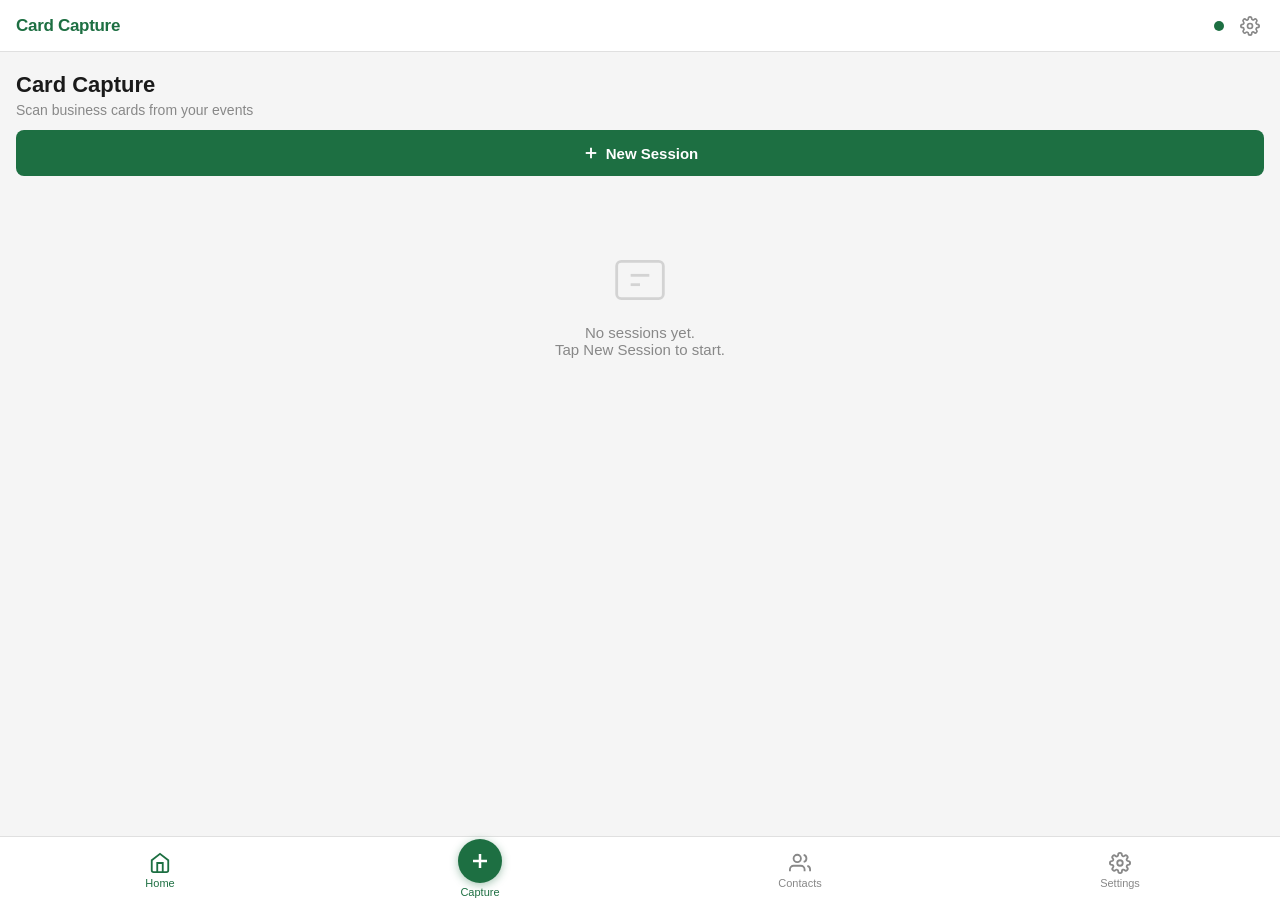
<file: app/index.html>
<!DOCTYPE html>
<html lang="en">
<head>
  <meta charset="UTF-8">
  <meta name="viewport" content="width=device-width, initial-scale=1.0, maximum-scale=1.0, viewport-fit=cover">
  <meta name="theme-color" content="#1d6f42">
  <meta name="apple-mobile-web-app-capable" content="yes">
  <meta name="apple-mobile-web-app-status-bar-style" content="default">
  <meta name="apple-mobile-web-app-title" content="CardCap">
  <title>Card Capture</title>
  <link rel="manifest" href="manifest.json">
  <link rel="apple-touch-icon" href="assets/icon-192.png">
  <link rel="stylesheet" href="css/app.css">
  <link rel="stylesheet" href="css/capture.css">
  <link rel="stylesheet" href="css/components.css">
</head>
<body>

  <!-- Top Bar -->
  <header class="top-bar">
    <span class="app-title">Card Capture</span>
    <div class="top-bar-right">
      <span class="sync-dot" id="syncDot" title="All saved"></span>
      <button class="icon-btn" id="settingsBtn" aria-label="Settings">
        <svg width="20" height="20" viewBox="0 0 24 24" fill="none" stroke="currentColor" stroke-width="2">
          <circle cx="12" cy="12" r="3"/><path d="M19.4 15a1.65 1.65 0 0 0 .33 1.82l.06.06a2 2 0 0 1-2.83 2.83l-.06-.06a1.65 1.65 0 0 0-1.82-.33 1.65 1.65 0 0 0-1 1.51V21a2 2 0 0 1-4 0v-.09A1.65 1.65 0 0 0 9 19.4a1.65 1.65 0 0 0-1.82.33l-.06.06a2 2 0 0 1-2.83-2.83l.06-.06A1.65 1.65 0 0 0 4.68 15a1.65 1.65 0 0 0-1.51-1H3a2 2 0 0 1 0-4h.09A1.65 1.65 0 0 0 4.6 9a1.65 1.65 0 0 0-.33-1.82l-.06-.06a2 2 0 0 1 2.83-2.83l.06.06A1.65 1.65 0 0 0 9 4.68a1.65 1.65 0 0 0 1-1.51V3a2 2 0 0 1 4 0v.09a1.65 1.65 0 0 0 1 1.51 1.65 1.65 0 0 0 1.82-.33l.06-.06a2 2 0 0 1 2.83 2.83l-.06.06A1.65 1.65 0 0 0 19.4 9a1.65 1.65 0 0 0 1.51 1H21a2 2 0 0 1 0 4h-.09a1.65 1.65 0 0 0-1.51 1z"/>
        </svg>
      </button>
    </div>
  </header>

  <!-- Floating Status Bar -->
  <div class="status-bar" id="statusBar" hidden>
    <div class="status-bar-content">
      <div class="spinner"></div>
      <span id="statusBarText">Processing…</span>
    </div>
    <div class="status-bar-progress">
      <div class="status-bar-fill" id="statusBarFill" style="width:0%"></div>
    </div>
  </div>

  <!-- Screens -->
  <main class="screens">

    <!-- Home Screen -->
    <div class="screen active" id="screen-home"></div>

    <!-- New Session Screen -->
    <div class="screen" id="screen-new-session"></div>

    <!-- Capture Screen -->
    <div class="screen" id="screen-capture"></div>

    <!-- Detection Screen -->
    <div class="screen" id="screen-detection"></div>

    <!-- Confirm Screen -->
    <div class="screen" id="screen-confirm"></div>

    <!-- Contacts Screen -->
    <div class="screen" id="screen-contacts"></div>

    <!-- Contact Detail Screen -->
    <div class="screen" id="screen-contact-detail"></div>

    <!-- Settings Screen -->
    <div class="screen" id="screen-settings"></div>

  </main>

  <!-- Bottom Navigation -->
  <nav class="bottom-nav">
    <button class="nav-btn active" data-screen="home" aria-label="Home">
      <svg width="22" height="22" viewBox="0 0 24 24" fill="none" stroke="currentColor" stroke-width="2">
        <path d="M3 9l9-7 9 7v11a2 2 0 0 1-2 2H5a2 2 0 0 1-2-2z"/><polyline points="9 22 9 12 15 12 15 22"/>
      </svg>
      <span>Home</span>
    </button>
    <button class="nav-btn nav-btn-capture" data-screen="new-session" aria-label="Capture">
      <div class="capture-btn-circle">
        <svg width="24" height="24" viewBox="0 0 24 24" fill="none" stroke="currentColor" stroke-width="2.5">
          <line x1="12" y1="5" x2="12" y2="19"/><line x1="5" y1="12" x2="19" y2="12"/>
        </svg>
      </div>
      <span>Capture</span>
    </button>
    <button class="nav-btn" data-screen="contacts" aria-label="Contacts">
      <svg width="22" height="22" viewBox="0 0 24 24" fill="none" stroke="currentColor" stroke-width="2">
        <path d="M17 21v-2a4 4 0 0 0-4-4H5a4 4 0 0 0-4 4v2"/><circle cx="9" cy="7" r="4"/><path d="M23 21v-2a4 4 0 0 0-3-3.87"/><path d="M16 3.13a4 4 0 0 1 0 7.75"/>
      </svg>
      <span>Contacts</span>
    </button>
    <button class="nav-btn" data-screen="settings" aria-label="Settings">
      <svg width="22" height="22" viewBox="0 0 24 24" fill="none" stroke="currentColor" stroke-width="2">
        <circle cx="12" cy="12" r="3"/><path d="M19.4 15a1.65 1.65 0 0 0 .33 1.82l.06.06a2 2 0 0 1-2.83 2.83l-.06-.06a1.65 1.65 0 0 0-1.82-.33 1.65 1.65 0 0 0-1 1.51V21a2 2 0 0 1-4 0v-.09A1.65 1.65 0 0 0 9 19.4a1.65 1.65 0 0 0-1.82.33l-.06.06a2 2 0 0 1-2.83-2.83l.06-.06A1.65 1.65 0 0 0 4.68 15a1.65 1.65 0 0 0-1.51-1H3a2 2 0 0 1 0-4h.09A1.65 1.65 0 0 0 4.6 9a1.65 1.65 0 0 0-.33-1.82l-.06-.06a2 2 0 0 1 2.83-2.83l.06.06A1.65 1.65 0 0 0 9 4.68a1.65 1.65 0 0 0 1-1.51V3a2 2 0 0 1 4 0v.09a1.65 1.65 0 0 0 1 1.51 1.65 1.65 0 0 0 1.82-.33l.06-.06a2 2 0 0 1 2.83 2.83l-.06.06A1.65 1.65 0 0 0 19.4 9a1.65 1.65 0 0 0 1.51 1H21a2 2 0 0 1 0 4h-.09a1.65 1.65 0 0 0-1.51 1z"/>
      </svg>
      <span>Settings</span>
    </button>
  </nav>

  <!-- JS Modules -->
  <script type="module" src="js/app.js"></script>

</body>
</html>
</file>
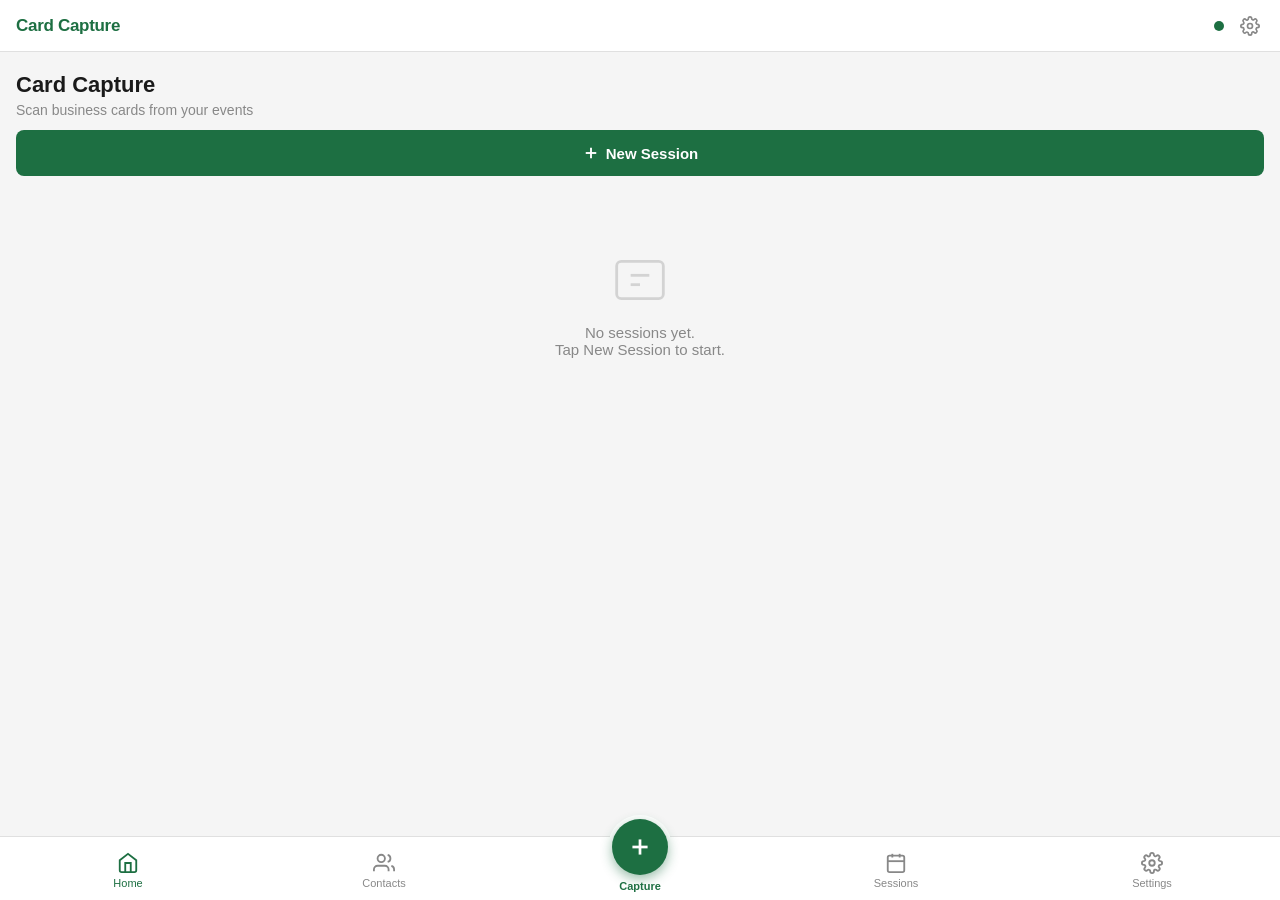
<file: docs/index.html>
<!DOCTYPE html>
<html lang="en">
<head>
  <meta charset="UTF-8">
  <meta name="viewport" content="width=device-width, initial-scale=1.0, maximum-scale=1.0, viewport-fit=cover">
  <meta name="theme-color" content="#1d6f42">
  <meta name="apple-mobile-web-app-capable" content="yes">
  <meta name="apple-mobile-web-app-status-bar-style" content="black-translucent">
  <meta name="apple-mobile-web-app-title" content="CardCap">
  <title>Card Capture</title>
  <link rel="manifest" href="manifest.json">
  <link rel="apple-touch-icon" href="assets/icon-192.png">
  <link rel="stylesheet" href="css/app.css">
  <link rel="stylesheet" href="css/capture.css">
  <link rel="stylesheet" href="css/components.css">
</head>
<body>

  <!-- Top Bar -->
  <header class="top-bar">
    <span class="app-title">Card Capture</span>
    <div class="top-bar-right">
      <span class="sync-dot" id="syncDot" title="All saved"></span>
      <button class="icon-btn" id="settingsBtn" aria-label="Settings">
        <svg width="20" height="20" viewBox="0 0 24 24" fill="none" stroke="currentColor" stroke-width="2">
          <circle cx="12" cy="12" r="3"/><path d="M19.4 15a1.65 1.65 0 0 0 .33 1.82l.06.06a2 2 0 0 1-2.83 2.83l-.06-.06a1.65 1.65 0 0 0-1.82-.33 1.65 1.65 0 0 0-1 1.51V21a2 2 0 0 1-4 0v-.09A1.65 1.65 0 0 0 9 19.4a1.65 1.65 0 0 0-1.82.33l-.06.06a2 2 0 0 1-2.83-2.83l.06-.06A1.65 1.65 0 0 0 4.68 15a1.65 1.65 0 0 0-1.51-1H3a2 2 0 0 1 0-4h.09A1.65 1.65 0 0 0 4.6 9a1.65 1.65 0 0 0-.33-1.82l-.06-.06a2 2 0 0 1 2.83-2.83l.06.06A1.65 1.65 0 0 0 9 4.68a1.65 1.65 0 0 0 1-1.51V3a2 2 0 0 1 4 0v.09a1.65 1.65 0 0 0 1 1.51 1.65 1.65 0 0 0 1.82-.33l.06-.06a2 2 0 0 1 2.83 2.83l-.06.06A1.65 1.65 0 0 0 19.4 9a1.65 1.65 0 0 0 1.51 1H21a2 2 0 0 1 0 4h-.09a1.65 1.65 0 0 0-1.51 1z"/>
        </svg>
      </button>
    </div>
  </header>

  <!-- Floating Status Bar -->
  <div class="status-bar" id="statusBar" hidden>
    <div class="status-bar-content">
      <div class="spinner"></div>
      <span id="statusBarText">Processing…</span>
    </div>
    <div class="status-bar-progress">
      <div class="status-bar-fill" id="statusBarFill" style="width:0%"></div>
    </div>
  </div>

  <!-- Screens -->
  <main class="screens">
    <div class="screen active" id="screen-home"></div>
    <div class="screen" id="screen-new-session"></div>
    <div class="screen" id="screen-capture"></div>
    <div class="screen" id="screen-detection"></div>
    <div class="screen" id="screen-confirm"></div>
    <div class="screen" id="screen-contacts"></div>
    <div class="screen" id="screen-contact-detail"></div>
    <div class="screen" id="screen-sessions"></div>
    <div class="screen" id="screen-settings"></div>
  </main>

  <!-- Bottom Navigation -->
  <nav class="bottom-nav">
    <button class="nav-btn active" data-screen="home" aria-label="Home">
      <svg width="22" height="22" viewBox="0 0 24 24" fill="none" stroke="currentColor" stroke-width="2">
        <path d="M3 9l9-7 9 7v11a2 2 0 0 1-2 2H5a2 2 0 0 1-2-2z"/><polyline points="9 22 9 12 15 12 15 22"/>
      </svg>
      <span>Home</span>
    </button>
    <button class="nav-btn" data-screen="contacts" aria-label="Contacts">
      <svg width="22" height="22" viewBox="0 0 24 24" fill="none" stroke="currentColor" stroke-width="2">
        <path d="M17 21v-2a4 4 0 0 0-4-4H5a4 4 0 0 0-4 4v2"/><circle cx="9" cy="7" r="4"/><path d="M23 21v-2a4 4 0 0 0-3-3.87"/><path d="M16 3.13a4 4 0 0 1 0 7.75"/>
      </svg>
      <span>Contacts</span>
    </button>
    <button class="nav-btn nav-btn-capture" data-screen="new-session" aria-label="Capture">
      <div class="capture-btn-circle">
        <svg width="26" height="26" viewBox="0 0 24 24" fill="none" stroke="currentColor" stroke-width="2.5">
          <line x1="12" y1="5" x2="12" y2="19"/><line x1="5" y1="12" x2="19" y2="12"/>
        </svg>
      </div>
      <span>Capture</span>
    </button>
    <button class="nav-btn" data-screen="sessions" aria-label="Sessions">
      <svg width="22" height="22" viewBox="0 0 24 24" fill="none" stroke="currentColor" stroke-width="2">
        <rect x="3" y="4" width="18" height="18" rx="2"/><line x1="16" y1="2" x2="16" y2="6"/><line x1="8" y1="2" x2="8" y2="6"/><line x1="3" y1="10" x2="21" y2="10"/>
      </svg>
      <span>Sessions</span>
    </button>
    <button class="nav-btn" data-screen="settings" aria-label="Settings">
      <svg width="22" height="22" viewBox="0 0 24 24" fill="none" stroke="currentColor" stroke-width="2">
        <circle cx="12" cy="12" r="3"/><path d="M19.4 15a1.65 1.65 0 0 0 .33 1.82l.06.06a2 2 0 0 1-2.83 2.83l-.06-.06a1.65 1.65 0 0 0-1.82-.33 1.65 1.65 0 0 0-1 1.51V21a2 2 0 0 1-4 0v-.09A1.65 1.65 0 0 0 9 19.4a1.65 1.65 0 0 0-1.82.33l-.06.06a2 2 0 0 1-2.83-2.83l.06-.06A1.65 1.65 0 0 0 4.68 15a1.65 1.65 0 0 0-1.51-1H3a2 2 0 0 1 0-4h.09A1.65 1.65 0 0 0 4.6 9a1.65 1.65 0 0 0-.33-1.82l-.06-.06a2 2 0 0 1 2.83-2.83l.06.06A1.65 1.65 0 0 0 9 4.68a1.65 1.65 0 0 0 1-1.51V3a2 2 0 0 1 4 0v.09a1.65 1.65 0 0 0 1 1.51 1.65 1.65 0 0 0 1.82-.33l.06-.06a2 2 0 0 1 2.83 2.83l-.06.06A1.65 1.65 0 0 0 19.4 9a1.65 1.65 0 0 0 1.51 1H21a2 2 0 0 1 0 4h-.09a1.65 1.65 0 0 0-1.51 1z"/>
      </svg>
      <span>Settings</span>
    </button>
  </nav>

  <script type="module" src="js/app.js"></script>

</body>
</html>
</file>
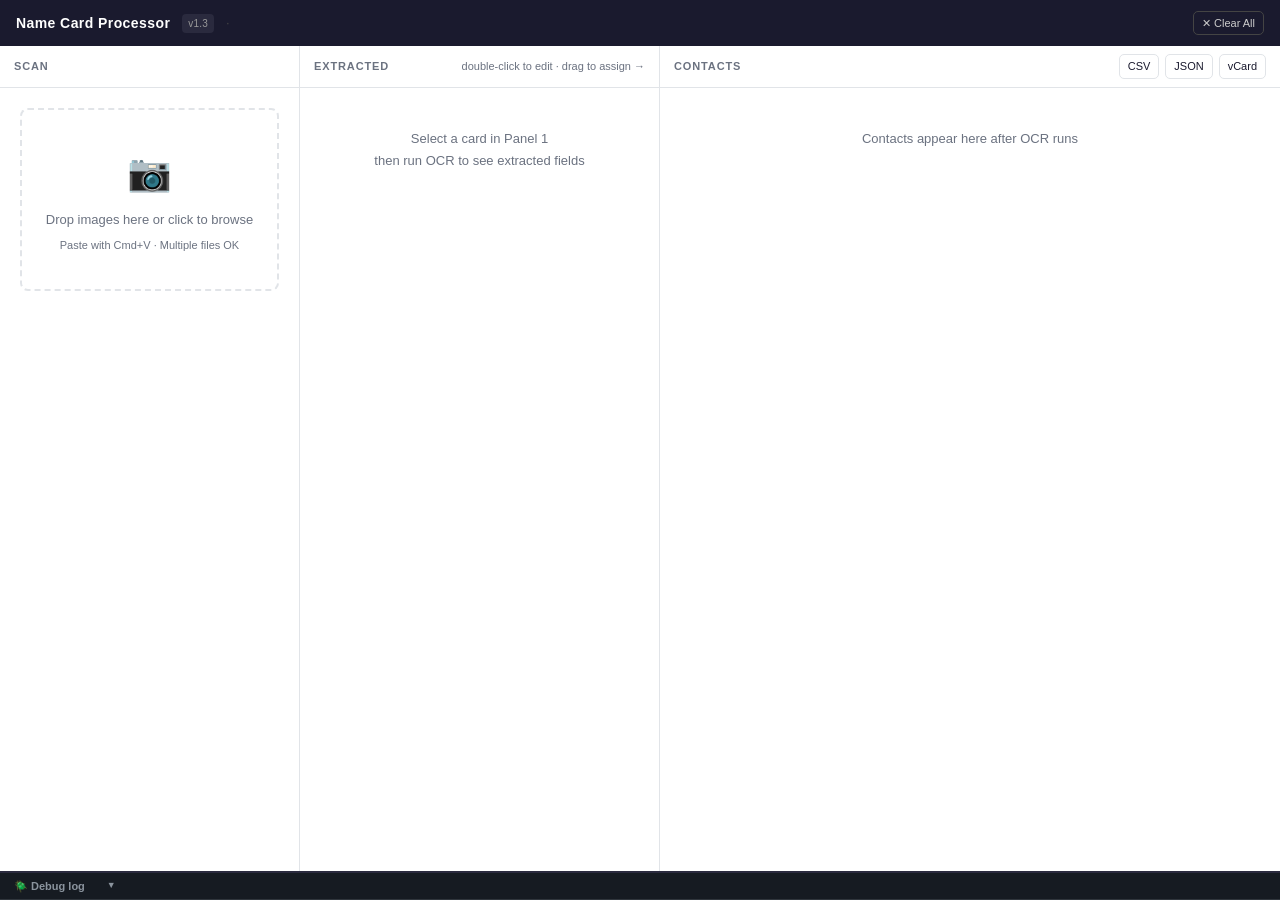
<file: Name Card Processor.html>
<!DOCTYPE html>
<html lang="en">
<head>
<meta charset="UTF-8">
<meta name="viewport" content="width=device-width, initial-scale=1.0">
<title>Name Card Processor</title>
<style>
/* ── Variables ── */
:root {
  --bg: #f4f5f7;
  --surface: #ffffff;
  --border: #e1e4e8;
  --text: #1a1a2e;
  --muted: #6b7280;
  --accent: #1d6f42;
  --accent-light: #e8f5ee;
  --green: #22c55e;
  --green-bg: #f0fdf4;
  --red: #ef4444;
  --red-bg: #fef2f2;
  --blue: #3b82f6;
  --blue-bg: #eff6ff;
  --header: #1a1a2e;
  --radius: 8px;
  --radius-sm: 5px;
  --shadow: 0 1px 4px rgba(0,0,0,0.08);
}

/* ── Reset ── */
*,*::before,*::after { box-sizing: border-box; margin: 0; padding: 0; }
html,body { height: 100%; overflow: hidden; }
body { font: 13px/1.5 -apple-system, BlinkMacSystemFont, 'Segoe UI', sans-serif; color: var(--text); background: var(--bg); }
button { font: inherit; cursor: pointer; }
input,textarea { font: inherit; }

/* ── App shell ── */
#app { display: flex; flex-direction: column; height: 100vh; }

#app-header {
  flex-shrink: 0; height: 46px; background: var(--header); color: #fff;
  display: flex; align-items: center; padding: 0 16px; gap: 12px;
  user-select: none;
}
.hdr-title { font-size: 14px; font-weight: 600; letter-spacing: 0.03em; }
.hdr-sep { color: #444; }
.hdr-status { font-size: 11px; color: #888; }
.hdr-right { margin-left: auto; display: flex; align-items: center; gap: 8px; }

/* ── Three-panel layout ── */
.panels {
  display: grid;
  grid-template-columns: 300px 360px 1fr;
  flex: 1; overflow: hidden;
}

.panel {
  display: flex; flex-direction: column; overflow: hidden;
  background: var(--surface); border-right: 1px solid var(--border);
}
.panel:last-child { border-right: none; }

.panel-head {
  flex-shrink: 0; padding: 0 14px; height: 42px;
  border-bottom: 1px solid var(--border);
  display: flex; align-items: center; gap: 8px;
}
.panel-head-title { font-size: 11px; font-weight: 600; text-transform: uppercase; letter-spacing: 0.08em; color: var(--muted); }
.panel-head-right { margin-left: auto; display: flex; align-items: center; gap: 6px; }

.panel-body { flex: 1; overflow-y: auto; }

/* ── Buttons ── */
.btn {
  padding: 5px 11px; border-radius: var(--radius-sm);
  border: 1px solid var(--border); background: var(--surface);
  color: var(--text); font-size: 12px; transition: background .12s, border-color .12s;
  white-space: nowrap;
}
.btn:disabled { opacity: .4; cursor: not-allowed; pointer-events: none; }
.btn:hover:not(:disabled) { background: var(--bg); border-color: #aaa; }
.btn-primary { background: var(--accent); color: #fff; border-color: var(--accent); }
.btn-primary:hover:not(:disabled) { background: #155e35; border-color: #155e35; }
.btn-danger { background: var(--red); color: #fff; border-color: var(--red); }
.btn-sm { padding: 3px 8px; font-size: 11px; }
.btn-icon { padding: 4px 6px; font-size: 13px; border-radius: var(--radius-sm); border: 1px solid transparent; background: none; }
.btn-icon:hover { background: var(--bg); border-color: var(--border); }
.btn-full { width: 100%; }

/* ── Upload zone ── */
.upload-zone {
  margin: 20px; border: 2px dashed var(--border); border-radius: var(--radius);
  padding: 36px 20px; text-align: center; cursor: pointer;
  transition: border-color .2s, background .2s;
}
.upload-zone.drag-over, .upload-zone:hover { border-color: var(--accent); background: var(--accent-light); }
.upload-icon { font-size: 36px; margin-bottom: 10px; }
.upload-label { color: var(--muted); line-height: 1.6; }
.upload-sub { font-size: 11px; color: var(--muted); margin-top: 6px; }

/* ── Photo strip ── */
.photo-strip {
  display: flex; gap: 6px; padding: 10px 12px;
  overflow-x: auto; border-bottom: 1px solid var(--border);
  background: var(--bg); flex-shrink: 0;
}
.thumb {
  position: relative; flex-shrink: 0; width: 52px; height: 52px;
  border-radius: 6px; overflow: hidden; cursor: pointer;
  border: 2px solid transparent; transition: border-color .15s;
}
.thumb.active { border-color: var(--accent); }
.thumb img { width: 100%; height: 100%; object-fit: cover; display: block; }
.thumb-del {
  position: absolute; top: 1px; right: 1px; width: 15px; height: 15px;
  background: rgba(0,0,0,.65); color: #fff; border-radius: 50%;
  font-size: 9px; display: flex; align-items: center; justify-content: center;
  opacity: 0; transition: opacity .15s; cursor: pointer; border: none;
}
.thumb:hover .thumb-del { opacity: 1; }
.thumb-add {
  flex-shrink: 0; width: 52px; height: 52px; border-radius: 6px;
  border: 2px dashed var(--border); display: flex; align-items: center;
  justify-content: center; font-size: 22px; color: var(--muted); cursor: pointer;
  transition: border-color .15s, color .15s;
}
.thumb-add:hover { border-color: var(--accent); color: var(--accent); }

/* ── Photo viewport ── */
.photo-viewport { position: relative; width: 100%; flex-shrink: 0; }
.photo-viewport img { width: 100%; display: block; user-select: none; -webkit-user-drag: none; }
.photo-viewport canvas { position: absolute; top: 0; left: 0; width: 100%; height: 100%; }

/* ── Detection status ── */
.det-status {
  flex-shrink: 0; padding: 5px 12px; font-size: 11px; color: var(--muted);
  display: flex; align-items: center; gap: 6px;
  border-top: 1px solid var(--border);
  background: var(--bg);
}
.spinner {
  width: 12px; height: 12px; border-radius: 50%;
  border: 2px solid var(--border); border-top-color: var(--accent);
  animation: spin .7s linear infinite; flex-shrink: 0;
}
@keyframes spin { to { transform: rotate(360deg); } }

/* ── Card list ── */
.card-list { flex-shrink: 0; border-top: 1px solid var(--border); }
.card-list-hd {
  padding: 7px 12px 4px; font-size: 10px; text-transform: uppercase;
  letter-spacing: .07em; color: var(--muted);
}
.card-item {
  display: flex; align-items: center; gap: 8px; padding: 5px 12px;
  cursor: pointer; transition: background .12s; border-radius: 0;
}
.card-item:hover { background: var(--bg); }
.card-item.active-card { background: var(--accent-light); }
.card-badge {
  flex-shrink: 0; width: 22px; height: 22px; border-radius: 50%;
  background: var(--green); color: #fff; font-size: 10px; font-weight: 700;
  display: flex; align-items: center; justify-content: center;
}
.card-badge.rejected { background: var(--red); }
.card-badge.manual { background: var(--blue); }
.card-label { flex: 1; font-size: 12px; }
.card-ocr-status { font-size: 10px; color: var(--muted); }
.card-btns { display: flex; gap: 3px; }

/* ── Scan controls ── */
.scan-controls {
  flex-shrink: 0; padding: 10px 12px; border-top: 1px solid var(--border);
  display: flex; flex-direction: column; gap: 6px;
}
.lang-row { display: flex; align-items: center; gap: 6px; font-size: 12px; color: var(--muted); }
.lang-row input { margin: 0; }

/* ── Rotate controls ── */
.rot-controls {
  flex-shrink: 0; padding: 8px 12px; border-top: 1px solid var(--border);
  background: var(--bg); display: none;
}
.rot-controls.visible { display: block; }
.rot-label { font-size: 10px; text-transform: uppercase; letter-spacing: .07em; color: var(--muted); margin-bottom: 6px; }
.rot-row { display: flex; align-items: center; gap: 4px; }
.rot-row input[type=range] { flex: 1; }
.rot-angle { font-size: 11px; color: var(--muted); min-width: 40px; text-align: right; }

/* ── Selected card preview (inside Panel 1) ── */
.card-preview { padding: 10px 12px 12px; border-top: 1px solid var(--border); background: var(--bg); }
.card-preview-hd {
  font-size: 10px; text-transform: uppercase; letter-spacing: .07em; color: var(--muted);
  margin-bottom: 6px; display: flex; justify-content: space-between; align-items: center;
}
.card-preview-meta { text-transform: none; letter-spacing: 0; font-weight: 400; color: var(--muted); font-size: 10px; }
.card-preview-body {
  width: 100%; min-height: 80px; background: #111; border: 1px solid var(--border);
  border-radius: var(--radius-sm); overflow: hidden; display: flex; align-items: center; justify-content: center;
}
.card-preview-body canvas, .card-preview-body img {
  display: block; max-width: 100%; height: auto;
}

/* Editable token field ── contenteditable state */
.token-chip[contenteditable="true"], .token-line[contenteditable="true"] {
  cursor: text !important; background: #fff !important; outline: 2px solid var(--accent);
  border-color: var(--accent) !important;
}

/* ── Tokens panel ── */
.tokens-empty { padding: 40px 16px; text-align: center; color: var(--muted); font-size: 13px; line-height: 1.7; }
.token-group { padding: 10px 12px; border-bottom: 1px solid var(--border); }
.token-group-title { font-size: 10px; text-transform: uppercase; letter-spacing: .07em; color: var(--muted); margin-bottom: 7px; }
.token-chips { display: flex; flex-wrap: wrap; gap: 5px; }
.token-chip {
  padding: 3px 9px; border-radius: 20px; border: 1px solid var(--border);
  font-size: 12px; cursor: grab; background: var(--surface); user-select: none;
  transition: background .1s, border-color .1s; display: flex; align-items: center; gap: 4px;
}
.token-chip:active { cursor: grabbing; }
.token-chip:hover { background: var(--accent-light); border-color: var(--accent); }
.token-chip.assigned { background: var(--green-bg); border-color: var(--green); }
.token-chip.src-active { background: var(--blue-bg); border-color: var(--blue); }
.token-src { font-size: 9px; color: var(--muted); background: var(--bg); padding: 1px 4px; border-radius: 3px; }
.token-lines { display: flex; flex-direction: column; gap: 4px; }
.token-line {
  padding: 4px 8px; border-radius: var(--radius-sm); border: 1px solid var(--border);
  font-size: 12px; cursor: grab; background: var(--surface); user-select: none;
  transition: background .1s, border-color .1s; display: flex; align-items: center; justify-content: space-between;
}
.token-line:active { cursor: grabbing; }
.token-line:hover { background: var(--accent-light); border-color: var(--accent); }
.token-line.assigned { background: var(--green-bg); border-color: var(--green); }
.token-line.src-active { background: var(--blue-bg); border-color: var(--blue); }
.token-line-val { flex: 1; overflow: hidden; text-overflow: ellipsis; white-space: nowrap; }

/* ── Contacts panel ── */
.contacts-empty { padding: 40px 16px; text-align: center; color: var(--muted); font-size: 13px; line-height: 1.7; }
.contact-row {
  padding: 12px 16px; border-bottom: 1px solid var(--border);
  cursor: pointer; transition: background .12s;
}
.contact-row:hover { background: var(--bg); }
.contact-row.active-contact { background: var(--accent-light); }
.contact-hd { display: flex; align-items: center; gap: 8px; margin-bottom: 8px; }
.contact-num {
  width: 26px; height: 26px; border-radius: 50%; background: var(--accent);
  color: #fff; font-size: 11px; font-weight: 700;
  display: flex; align-items: center; justify-content: center; flex-shrink: 0;
}
.contact-name { font-weight: 500; font-size: 13px; }
.contact-company { font-size: 11px; color: var(--muted); }
.contact-fields { display: grid; grid-template-columns: 72px 1fr; gap: 2px 8px; }
.cf-label { font-size: 11px; color: var(--muted); text-align: right; padding: 2px 0; align-self: start; padding-top: 4px; }
.cf-val {
  font-size: 12px; padding: 2px 6px; border-radius: 4px;
  border: 1px solid transparent; min-height: 22px; outline: none;
  transition: border-color .12s, background .12s;
}
.cf-val:hover { border-color: var(--border); background: var(--bg); }
.cf-val:focus { border-color: var(--accent); background: var(--surface); }
.cf-val.drop-ready { border: 1.5px dashed var(--accent); background: var(--accent-light); }
.cf-val.drop-hover { background: var(--accent); color: #fff; border-color: var(--accent); }
.chip-list { display: flex; flex-wrap: wrap; gap: 4px; padding: 2px 0; }
.chip {
  padding: 2px 7px 2px 8px; border-radius: 20px; background: var(--bg);
  border: 1px solid var(--border); font-size: 11px; display: flex; align-items: center; gap: 3px;
}
.chip-del { background: none; border: none; color: var(--muted); cursor: pointer; padding: 0; font-size: 12px; line-height: 1; }
.chip-del:hover { color: var(--red); }
.chip-add {
  padding: 2px 8px; border-radius: 20px; background: none; border: 1px dashed var(--border);
  font-size: 11px; color: var(--muted); cursor: pointer;
}
.chip-add:hover { border-color: var(--accent); color: var(--accent); }

/* ── Misc ── */
.toast {
  position: fixed; bottom: 20px; left: 50%; transform: translateX(-50%);
  background: #1a1a2e; color: #fff; padding: 9px 18px; border-radius: var(--radius);
  font-size: 13px; z-index: 9999; opacity: 0; transition: opacity .2s; pointer-events: none;
}
.toast.show { opacity: 1; }
.empty-state { padding: 40px 16px; text-align: center; color: var(--muted); font-size: 13px; }
.badge { display: inline-block; padding: 1px 6px; border-radius: 10px; font-size: 10px; font-weight: 600; }
.badge-green { background: var(--green-bg); color: #16a34a; }
.badge-red { background: var(--red-bg); color: #dc2626; }
.badge-blue { background: var(--blue-bg); color: #2563eb; }
.ocr-running { display: flex; align-items: center; gap: 6px; font-size: 12px; color: var(--muted); padding: 6px 12px; }

/* ── Debug log footer ── */
.debug-panel { border-top: 2px solid #2a2a3e; background: #0d1117; }
.debug-panel summary {
  padding: 5px 14px; font-size: 11px; font-weight: 600; color: #8b949e; cursor: pointer;
  user-select: none; list-style: none; display: flex; align-items: center; gap: 6px;
  background: #161b22; border-bottom: 1px solid #30363d;
}
.debug-panel summary::-webkit-details-marker { display: none; }
.debug-panel summary::after { content: '▼'; font-size: 9px; margin-left: 4px; transition: transform .15s; }
.debug-panel[open] summary::after { transform: rotate(180deg); }
.debug-pre {
  margin: 0; padding: 8px 14px 10px; font: 11px/1.6 'SF Mono', 'Fira Code', 'Consolas', monospace;
  background: #0d1117; color: #c9d1d9; height: 120px; overflow-y: auto;
  white-space: pre-wrap; word-break: break-all;
}
</style>
</head>
<body>

<input type="file" id="fileInput" accept="image/*" multiple style="display:none">
<div class="toast" id="toast"></div>

<div id="app">
  <header id="app-header">
    <div class="hdr-title">Name Card Processor</div>
    <span style="font-size:10px;color:#999;font-weight:500;letter-spacing:.02em;background:#2a2a3e;padding:2px 6px;border-radius:4px">v1.3</span>
    <span class="hdr-sep">·</span>
    <div class="hdr-status" id="hdr-status"></div>
    <div class="hdr-right">
      <button class="btn btn-sm" id="btn-clear-all" style="background:none;border-color:#444;color:#ccc">✕ Clear All</button>
    </div>
  </header>

  <div class="panels">

    <!-- ── Panel 1: Scan ──────────────────────────────── -->
    <aside class="panel" id="panel-scan">
      <div class="panel-head">
        <span class="panel-head-title">Scan</span>
        <div class="panel-head-right">
          <button class="btn btn-sm" id="btn-redetect" style="display:none">↺ Re-detect</button>
          <button class="btn btn-sm" id="btn-clear-scan" style="display:none;color:var(--red);border-color:var(--red)">✕ Clear</button>
        </div>
      </div>
      <div class="panel-body" id="scan-body" style="display:flex;flex-direction:column;overflow:hidden;">

        <!-- Upload zone -->
        <div class="upload-zone" id="upload-zone">
          <div class="upload-icon">📷</div>
          <div class="upload-label">Drop images here or click to browse</div>
          <div class="upload-sub">Paste with Cmd+V · Multiple files OK</div>
        </div>

        <!-- Scan content (hidden until photos loaded) -->
        <div id="scan-content" style="display:none;flex:1;flex-direction:column;overflow:hidden;">
          <div class="photo-strip" id="photo-strip"></div>
          <div style="flex:1;overflow-y:auto;" id="scan-scroll">
            <div class="photo-viewport" id="photo-viewport">
              <img id="active-photo" alt="" draggable="false">
              <canvas id="overlay-canvas"></canvas>
            </div>
            <div class="det-status" id="det-status">Ready</div>
            <div class="rot-controls" id="rot-controls">
              <div class="rot-label">Rotate selected card</div>
              <div class="rot-row">
                <button class="btn btn-icon" id="rot-ccw90">↺90°</button>
                <button class="btn btn-icon" id="rot-ccw15">↺15°</button>
                <input type="range" id="rot-slider" min="-45" max="45" value="0" step="0.5">
                <button class="btn btn-icon" id="rot-cw15">↻15°</button>
                <button class="btn btn-icon" id="rot-cw90">↻90°</button>
                <span class="rot-angle" id="rot-angle">0°</span>
              </div>
            </div>
            <div class="card-list" id="card-list" style="display:none">
              <div class="card-list-hd">Detected cards</div>
              <div id="card-items"></div>
              <div style="padding:6px 12px 8px">
                <button class="btn btn-sm btn-full" id="btn-draw-card">+ Draw card manually</button>
              </div>
            </div>
            <!-- Selected card preview (shown only when a card is selected) -->
            <div class="card-preview" id="card-preview" style="display:none">
              <div class="card-preview-hd">
                <span>Selected card preview</span>
                <span class="card-preview-meta" id="card-preview-meta"></span>
              </div>
              <div class="card-preview-body" id="card-preview-body">
                <span style="color:var(--muted);font-size:11px">Preparing…</span>
              </div>
            </div>
          </div>
          <div class="scan-controls">
            <label class="lang-row">
              <input type="checkbox" id="use-cjk"> Include Chinese characters
            </label>
            <button class="btn btn-primary btn-sm btn-full" id="btn-ocr-card" disabled>▶ Run OCR on selected card</button>
            <button class="btn btn-sm btn-full" id="btn-ocr-all" disabled>▶▶ Run OCR on all accepted cards</button>
          </div>
        </div>

      </div>
    </aside>

    <!-- ── Panel 2: Extracted ────────────────────────── -->
    <section class="panel" id="panel-tokens">
      <div class="panel-head">
        <span class="panel-head-title">Extracted</span>
        <div class="panel-head-right" style="font-size:11px;color:var(--muted)">double-click to edit · drag to assign →</div>
      </div>
      <div class="panel-body" id="tokens-body">
        <div class="tokens-empty">Select a card in Panel 1<br>then run OCR to see extracted fields</div>
      </div>
    </section>

    <!-- ── Panel 3: Contacts ─────────────────────────── -->
    <section class="panel" id="panel-contacts">
      <div class="panel-head">
        <span class="panel-head-title">Contacts</span>
        <div class="panel-head-right">
          <button class="btn btn-sm" id="btn-csv">CSV</button>
          <button class="btn btn-sm" id="btn-json">JSON</button>
          <button class="btn btn-sm" id="btn-vcf">vCard</button>
        </div>
      </div>
      <div class="panel-body" id="contacts-body">
        <div class="contacts-empty">Contacts appear here after OCR runs</div>
      </div>
    </section>

  </div>

  <!-- ── Debug log footer — always visible ──────────────────────────────── -->
  <details class="debug-panel" id="debug-panel" style="flex-shrink:0">
    <summary>🪲 Debug log <span id="debug-count" style="margin-left:6px;font-size:10px;color:#666"></span></summary>
    <pre class="debug-pre" id="debug-pre"></pre>
  </details>
</div>

<script>
'use strict';

// ── State ──────────────────────────────────────────────────────────────────────
const S = {
  photos: [],      // [{id, dataUrl, naturalW, naturalH}]
  cards: [],       // [{id, photoId, num, corners[4], accepted, manual, ocrStatus, rot90, rotFine, cropCanvas}]
  tokens: [],      // [{id, cardId, kind, value, assignedTo: {contactId,field}|null}]
  contacts: [],    // [{id, cardId, name, title, company, emails, phones, linkedin, website}]
  activePhotoId: null,
  activeCardId: null,
  useCJK: false,
  drawMode: false,
  drawStart: null,
  drawCurrent: null,
  cardCounter: 0,
};

// ── DOM helpers ────────────────────────────────────────────────────────────────
const $ = id => document.getElementById(id);
let toastTimer = null;
function toast(msg, dur = 3000) {
  const el = $('toast');
  el.textContent = msg; el.classList.add('show');
  clearTimeout(toastTimer);
  toastTimer = setTimeout(() => el.classList.remove('show'), dur);
}

let dbgCount = 0;
function dbg(msg) {
  const pre = $('debug-pre');
  if (!pre) { console.log(msg); return; }
  dbgCount++;
  const t = new Date().toISOString().slice(11, 22);
  pre.textContent += `[${t}] ${msg}\n`;
  pre.scrollTop = pre.scrollHeight;
  // Auto-open log and update count badge
  const panel = $('debug-panel');
  if (panel && !panel.open) panel.open = true;
  const cnt = $('debug-count');
  if (cnt) cnt.textContent = `(${dbgCount})`;
  console.log('[NCP]', msg);
}

// ── UUID ───────────────────────────────────────────────────────────────────────
const uuid = () => crypto.randomUUID();

// ── Photo helpers ──────────────────────────────────────────────────────────────
function photoById(id) { return S.photos.find(p => p.id === id); }
function cardById(id) { return S.cards.find(c => c.id === id); }
function cardsForPhoto(photoId) { return S.cards.filter(c => c.photoId === photoId); }
function contactByCardId(cardId) { return S.contacts.find(c => c.cardId === cardId); }
function tokensByCardId(cardId) { return S.tokens.filter(t => t.cardId === cardId); }

function getPhotoScale() {
  const img = $('active-photo');
  if (!img || !img.naturalWidth) return 1;
  return img.offsetWidth / img.naturalWidth;
}

// ── OpenCV ─────────────────────────────────────────────────────────────────────
let cvReady = false;
let cvLoading = false;
let cvCallbacks = [];

const OPENCV_BASE = 'https://cdn.jsdelivr.net/npm/@techstark/opencv-js@4.8.0-release.1/dist/';

function ensureCV() {
  return new Promise((res, rej) => {
    if (cvReady) return res();
    cvCallbacks.push({ res, rej });
    if (cvLoading) return;
    cvLoading = true;

    setDetStatus('<span class="spinner"></span> Loading OpenCV…', false);
    dbg('ensureCV: setting up Module.locateFile for WASM path…');

    // CRITICAL: set locateFile BEFORE loading the script so Emscripten
    // can find opencv_js.wasm even when loaded via a dynamic <script> tag
    // (document.currentScript is null in that case, breaking auto-detection)
    window.Module = window.Module || {};
    window.Module.locateFile = (path) => {
      const url = OPENCV_BASE + path;
      dbg(`locateFile: ${path} → ${url}`);
      return url;
    };

    let settled = false;
    const cvTimeout = setTimeout(() => {
      if (settled) return;
      settled = true;
      dbg('ERROR: OpenCV WASM init timed out after 20 s — check network tab for .wasm load failure');
      const err = new Error('OpenCV timed out');
      cvCallbacks.forEach(cb => cb.rej(err)); cvCallbacks = []; cvLoading = false;
    }, 20000);

    const doResolve = (label) => {
      if (settled) return;
      settled = true;
      clearTimeout(cvTimeout);
      dbg(`OpenCV WASM ready ✓ (via ${label})`);
      cvReady = true;
      cvCallbacks.forEach(cb => cb.res()); cvCallbacks = [];
    };
    const doReject = (label, err) => {
      if (settled) return;
      settled = true;
      clearTimeout(cvTimeout);
      dbg(`OpenCV FAILED (${label}): ${err.message}`);
      cvCallbacks.forEach(cb => cb.rej(err)); cvCallbacks = []; cvLoading = false;
    };

    dbg(`ensureCV: loading script from ${OPENCV_BASE}opencv.js`);
    const s = document.createElement('script');
    s.src = OPENCV_BASE + 'opencv.js';
    s.async = true;
    s.onerror = () => doReject('script.onerror', new Error('OpenCV script failed to load (network/CORS)'));
    document.head.appendChild(s);

    s.onload = () => {
      dbg(`Script loaded — typeof cv="${typeof cv}", typeof Module="${typeof Module}"`);

      const tryCvReady = (cvObj) => {
        // Handle promise-based cv (some builds expose cv as a Promise)
        if (cvObj && typeof cvObj.then === 'function') {
          dbg('cv is Promise-based — awaiting resolution…');
          cvObj.then(instance => {
            window.cv = instance;
            dbg('Promise cv resolved, cv object available');
            doResolve('cv.then');
          }).catch(e => doReject('cv.then reject', e));
          return;
        }
        // Classic Emscripten module — check if WASM already ready
        dbg(`cv is module object — checking WASM (cv.Mat exists: ${typeof cvObj.Mat})`);
        // Set onRuntimeInitialized on both Module and cv in case they differ
        const cb = () => doResolve('onRuntimeInitialized');
        window.Module.onRuntimeInitialized = cb;
        if (cvObj !== window.Module) cvObj.onRuntimeInitialized = cb;
        try {
          const t = new cvObj.Mat();
          t.delete();
          dbg('cv.Mat() OK — WASM already initialised');
          doResolve('cv.Mat() test');
        } catch(e) {
          dbg(`cv.Mat() threw (${e.message}) — waiting for onRuntimeInitialized…`);
        }
      };

      if (typeof cv !== 'undefined') {
        tryCvReady(cv);
      } else {
        // cv might appear after a tick (module evaluation async in some builds)
        dbg('cv undefined immediately after script load — retrying after 200 ms…');
        setTimeout(() => {
          if (typeof cv !== 'undefined') {
            dbg(`cv appeared after delay: typeof cv="${typeof cv}"`);
            tryCvReady(cv);
          } else {
            doReject('delayed check', new Error('cv global never defined'));
          }
        }, 200);
      }
    };
  });
}

// ── Gamma LUT helper ───────────────────────────────────────────────────────────
function buildGammaLut(gamma) {
  const data = new Uint8Array(256);
  for (let i = 0; i < 256; i++) data[i] = Math.min(255, Math.round(Math.pow(i / 255, gamma) * 255));
  return cv.matFromArray(1, 256, cv.CV_8UC1, data);
}

// ── Per-variant preprocessing (all produce grayscale Mat) ─────────────────────
function applyVariant(grayMat, variant) {
  const out = new cv.Mat();
  try {
    switch (variant) {
      case 'original':    grayMat.copyTo(out); break;
      case 'gamma_brt': { const lut = buildGammaLut(0.7);  cv.LUT(grayMat, lut, out); lut.delete(); break; }
      case 'gamma_drk': { const lut = buildGammaLut(1.4);  cv.LUT(grayMat, lut, out); lut.delete(); break; }
      case 'clahe': {
        const clahe = cv.createCLAHE(3.0, new cv.Size(8, 8));
        clahe.apply(grayMat, out); clahe.delete(); break;
      }
      case 'histeq':   cv.equalizeHist(grayMat, out); break;
      case 'bilateral': cv.bilateralFilter(grayMat, out, 5, 50, 50); break;
      case 'unsharp': {
        const blurred = new cv.Mat();
        cv.GaussianBlur(grayMat, blurred, new cv.Size(0, 0), 3);
        cv.addWeighted(grayMat, 1.5, blurred, -0.5, 0, out);
        blurred.delete(); break;
      }
      default: grayMat.copyTo(out);
    }
  } catch(e) { grayMat.copyTo(out); } // fallback to original on error
  return out;
}

// ── Per-variant detection: returns [{corners[{x,y}x4], conf, area}] ───────────
function detectRectanglesFromMat(variantMat, imgW, imgH) {
  const blurred = new cv.Mat();
  const edges   = new cv.Mat();
  const dilated = new cv.Mat();
  const contours  = new cv.MatVector();
  const hierarchy = new cv.Mat();
  const kernel  = cv.Mat.ones(3, 3, cv.CV_8U);
  const results = [];

  try {
    cv.GaussianBlur(variantMat, blurred, new cv.Size(5, 5), 0);
    cv.Canny(blurred, edges, 75, 200);
    cv.dilate(edges, dilated, kernel);
    cv.findContours(dilated, contours, hierarchy, cv.RETR_EXTERNAL, cv.CHAIN_APPROX_SIMPLE);

    const imgArea = imgW * imgH;
    for (let i = 0; i < contours.size(); i++) {
      const cnt = contours.get(i);
      const area = cv.contourArea(cnt);
      if (area < imgArea * 0.025 || area > imgArea * 0.92) { cnt.delete(); continue; }

      const peri = cv.arcLength(cnt, true);
      const approx = new cv.Mat();
      cv.approxPolyDP(cnt, approx, 0.02 * peri, true);

      if (approx.rows === 4) {
        const corners = [];
        for (let j = 0; j < 4; j++) corners.push({ x: approx.data32S[j*2], y: approx.data32S[j*2+1] });
        const rx1 = Math.min(...corners.map(c=>c.x)), ry1 = Math.min(...corners.map(c=>c.y));
        const rx2 = Math.max(...corners.map(c=>c.x)), ry2 = Math.max(...corners.map(c=>c.y));
        const bw = rx2-rx1, bh = ry2-ry1;
        const aspect = bw / (bh || 1);
        if (aspect >= 0.3 && aspect <= 3.5) {
          const conf = computeConf(corners, area, imgArea, aspect);
          results.push({ corners, conf, area });
        }
      }
      approx.delete(); cnt.delete();
    }
  } finally {
    blurred.delete(); edges.delete(); dilated.delete();
    contours.delete(); hierarchy.delete(); kernel.delete();
  }
  return results;
}

function computeConf(corners, area, imgArea, aspect) {
  // Aspect ratio prior — business cards cluster around 1.55-1.75
  const asMean = 1.65, asSig = 0.4;
  const aspectScore = Math.exp(-Math.pow(aspect - asMean, 2) / (2 * asSig * asSig));
  // Area ratio — typical card is 5–45% of photo
  const areaRatio = area / imgArea;
  const areaScore = areaRatio > 0.04 && areaRatio < 0.55 ? 1.0 : 0.5;
  // Angle regularity — corners should be ~90°
  let totalDev = 0;
  for (let i = 0; i < 4; i++) {
    const a = corners[(i+3)%4], b = corners[i], c = corners[(i+1)%4];
    const v1 = {x: a.x-b.x, y: a.y-b.y}, v2 = {x: c.x-b.x, y: c.y-b.y};
    const dot = v1.x*v2.x + v1.y*v2.y;
    const mag = Math.sqrt((v1.x*v1.x+v1.y*v1.y)*(v2.x*v2.x+v2.y*v2.y)) + 1e-6;
    const ang = Math.acos(Math.max(-1, Math.min(1, dot/mag))) * 180 / Math.PI;
    totalDev += Math.abs(ang - 90);
  }
  const angleScore = Math.max(0, 1 - (totalDev/4)/90);
  return 0.35*aspectScore + 0.25*areaScore + 0.40*angleScore;
}

// ── Weighted Box Fusion ────────────────────────────────────────────────────────
function cornersIoU(ca, cb) {
  const ax1=Math.min(...ca.map(p=>p.x)), ay1=Math.min(...ca.map(p=>p.y));
  const ax2=Math.max(...ca.map(p=>p.x)), ay2=Math.max(...ca.map(p=>p.y));
  const bx1=Math.min(...cb.map(p=>p.x)), by1=Math.min(...cb.map(p=>p.y));
  const bx2=Math.max(...cb.map(p=>p.x)), by2=Math.max(...cb.map(p=>p.y));
  const ix = Math.max(0, Math.min(ax2,bx2) - Math.max(ax1,bx1));
  const iy = Math.max(0, Math.min(ay2,by2) - Math.max(ay1,by1));
  const inter = ix * iy;
  const union = (ax2-ax1)*(ay2-ay1) + (bx2-bx1)*(by2-by1) - inter;
  return union > 0 ? inter / union : 0;
}

function wbfMerge(allBoxes, nVariants) {
  if (!allBoxes.length) return [];
  allBoxes.sort((a,b) => b.conf - a.conf);
  const clusters = [];
  for (const box of allBoxes) {
    let matched = false;
    for (const cl of clusters) {
      if (cornersIoU(box.corners, cl.avg.corners) > 0.5) {
        cl.members.push(box); cl.avg = wbfAvgCorners(cl.members); matched = true; break;
      }
    }
    if (!matched) clusters.push({ members: [box], avg: box });
  }
  return clusters
    .map(cl => {
      const score = cl.members.reduce((s,b)=>s+b.conf,0) / nVariants;
      return { corners: cl.avg.corners, conf: score, clusterSize: cl.members.length };
    })
    .filter(c => c.conf > 0.25)
    .sort((a,b) => b.conf - a.conf);
}

function wbfAvgCorners(members) {
  const total = members.reduce((s,b)=>s+b.conf,0) || 1;
  const corners = [0,1,2,3].map(i => ({
    x: members.reduce((s,b)=>s+b.corners[i].x*b.conf,0)/total,
    y: members.reduce((s,b)=>s+b.corners[i].y*b.conf,0)/total,
  }));
  return { corners };
}

// ── Main detection entry point ─────────────────────────────────────────────────
const VARIANTS = ['original','gamma_brt','gamma_drk','clahe','histeq','bilateral','unsharp'];

async function detectCardsInPhoto(photoId) {
  const photo = photoById(photoId);
  if (!photo) return;

  dbg(`detectCards start — photo "${photo.name}" ${photo.naturalW}×${photo.naturalH}`);

  // Remove previous auto-detected cards for this photo (keep manual)
  S.cards = S.cards.filter(c => c.photoId !== photoId || c.manual);

  setDetStatus('<span class="spinner"></span> Detecting cards… (7 variants)', false);
  renderCardList();

  try {
    await ensureCV();
  } catch(e) {
    dbg(`detectCards: OpenCV load FAILED — ${e.message}`);
    setDetStatus('⚠ OpenCV failed to load — draw cards manually', false);
    return;
  }

  try {
    // Load photo onto a canvas, resized to max 800px for fast detection
    const img = photo._img;
    const MAX_DET = 800;
    const detScale = Math.min(1, MAX_DET / Math.max(photo.naturalW, photo.naturalH));
    const detW = Math.round(photo.naturalW * detScale);
    const detH = Math.round(photo.naturalH * detScale);
    dbg(`detectCards: resize ${photo.naturalW}×${photo.naturalH} → ${detW}×${detH} (scale ${detScale.toFixed(3)})`);
    const srcCanvas = document.createElement('canvas');
    srcCanvas.width = detW; srcCanvas.height = detH;
    srcCanvas.getContext('2d').drawImage(img, 0, 0, detW, detH);

    dbg('detectCards: cv.imread…');
    const srcMat = cv.imread(srcCanvas);
    const grayMat = new cv.Mat();
    cv.cvtColor(srcMat, grayMat, cv.COLOR_RGBA2GRAY);
    srcMat.delete();
    dbg(`detectCards: grayscale Mat ${grayMat.cols}×${grayMat.rows}`);

    let allBoxes = [];
    for (let vi = 0; vi < VARIANTS.length; vi++) {
      const variant = VARIANTS[vi];
      setDetStatus(`<span class="spinner"></span> Detecting… variant ${vi+1}/${VARIANTS.length} (${variant})`, false);
      dbg(`detectCards: variant ${vi+1}/${VARIANTS.length} — ${variant}`);
      await new Promise(r => setTimeout(r, 0)); // yield to browser so UI updates
      const vMat = applyVariant(grayMat, variant);
      try {
        const boxes = detectRectanglesFromMat(vMat, detW, detH);
        dbg(`  → ${boxes.length} rect(s) found${boxes.length ? ', confs: [' + boxes.map(b=>b.conf.toFixed(2)).join(', ') + ']' : ''}`);
        allBoxes.push(...boxes);
      } catch(e) {
        dbg(`  → variant ${variant} threw: ${e.message}`);
      }
      vMat.delete();
      // Early exit: if first 3 variants already agree on ≥1 card with high confidence, skip slow ones
      if (vi === 2) {
        const early = wbfMerge(allBoxes, 3);
        dbg(`detectCards: early-exit check — ${early.length} merged, top conf=${early[0]?.conf.toFixed(3) ?? 'n/a'}`);
        if (early.length > 0 && early[0].conf > 0.6) {
          dbg(`detectCards: early exit triggered (conf ${early[0].conf.toFixed(3)} > 0.6)`);
          grayMat.delete();
          const scaleBack = b => ({ ...b, corners: b.corners.map(p => ({ x: p.x/detScale, y: p.y/detScale })) });
          finishDetection(photoId, wbfMerge(allBoxes, vi + 1).map(scaleBack));
          return;
        }
      }
    }
    grayMat.delete();
    const scaleBack = b => ({ ...b, corners: b.corners.map(p => ({ x: p.x/detScale, y: p.y/detScale })) });
    const merged = wbfMerge(allBoxes, VARIANTS.length).map(scaleBack);
    dbg(`detectCards: WBF merged → ${merged.length} card(s)${merged.length ? ', confs: [' + merged.map(b=>b.conf.toFixed(2)).join(', ') + ']' : ''}`);
    finishDetection(photoId, merged);
  } catch(e) {
    dbg(`detectCards: UNCAUGHT ERROR — ${e.message}\n${e.stack?.split('\n').slice(0,3).join('\n')}`);
    setDetStatus('⚠ Detection error — see debug log', true);
  }
}

function finishDetection(photoId, merged) {
  merged.sort((a,b) => {
    const ay = Math.min(...a.corners.map(p=>p.y)), by = Math.min(...b.corners.map(p=>p.y));
    const ax = Math.min(...a.corners.map(p=>p.x)), bx = Math.min(...b.corners.map(p=>p.x));
    return (ay - by) || (ax - bx);
  });
  for (const box of merged) {
    S.cardCounter++;
    S.cards.push({ id: uuid(), photoId, num: S.cardCounter, corners: box.corners, accepted: true, manual: false, ocrStatus: 'idle', rot90: 0, rotFine: 0, cropCanvas: null });
  }
  setDetStatus(merged.length === 0 ? 'No cards detected — draw one manually' : `✓ Found ${merged.length} card${merged.length>1?'s':''}`, false);
  renderCardList();
  renderOverlay();
  renderContactsPanel();
  updateOCRButtons();
}

// ── Dewarp / crop a card ───────────────────────────────────────────────────────
function buildCropCanvas(card, photo) {
  if (!cvReady) return null;
  const img = photo._img;  // already-loaded element stored at upload time
  if (!img || !img.complete) return null;
  const srcCanvas = document.createElement('canvas');
  srcCanvas.width = photo.naturalW; srcCanvas.height = photo.naturalH;
  srcCanvas.getContext('2d').drawImage(img, 0, 0);

  const srcPts = card.corners;
  const xs = srcPts.map(p=>p.x), ys = srcPts.map(p=>p.y);
  const minX = Math.min(...xs), maxX = Math.max(...xs);
  const minY = Math.min(...ys), maxY = Math.max(...ys);
  const W = Math.round(maxX - minX);
  const H = Math.round(maxY - minY);
  if (W < 10 || H < 10) return null;

  try {
    const src = cv.imread(srcCanvas);
    const ordered = orderCorners(srcPts);
    const dstPts  = [{ x:0,y:0 },{ x:W,y:0 },{ x:W,y:H },{ x:0,y:H }];
    const srcMat  = cv.matFromArray(4,1,cv.CV_32FC2, ordered.flatMap(p=>[p.x,p.y]));
    const dstMat  = cv.matFromArray(4,1,cv.CV_32FC2, dstPts.flatMap(p=>[p.x,p.y]));
    const M       = cv.getPerspectiveTransform(srcMat, dstMat);
    const dst     = new cv.Mat();
    cv.warpPerspective(src, dst, M, new cv.Size(W, H));
    const out = document.createElement('canvas');
    out.width = W; out.height = H;
    cv.imshow(out, dst);
    src.delete(); srcMat.delete(); dstMat.delete(); M.delete(); dst.delete();

    // Apply rotation
    let result = out;
    const totalRot = (card.rot90 || 0) + (card.rotFine || 0);
    if (Math.abs(totalRot) > 0.05) result = rotateCanvas(result, totalRot);
    return result;
  } catch(e) {
    // Fallback: simple bounding rect crop
    const out = document.createElement('canvas');
    out.width = W; out.height = H;
    out.getContext('2d').drawImage(srcCanvas, minX, minY, W, H, 0, 0, W, H);
    return out;
  }
}

function orderCorners(pts) {
  const cx = pts.reduce((s,p)=>s+p.x,0)/4;
  const cy = pts.reduce((s,p)=>s+p.y,0)/4;
  const tl = pts.find(p=>p.x<=cx&&p.y<=cy) || pts[0];
  const tr = pts.find(p=>p.x> cx&&p.y<=cy) || pts[1];
  const br = pts.find(p=>p.x> cx&&p.y> cy) || pts[2];
  const bl = pts.find(p=>p.x<=cx&&p.y> cy) || pts[3];
  return [tl, tr, br, bl];
}

function rotateCanvas(canvas, deg) {
  const rad = deg * Math.PI / 180;
  const w = canvas.width, h = canvas.height;
  const sin = Math.abs(Math.sin(rad)), cos = Math.abs(Math.cos(rad));
  const nw = Math.ceil(w*cos + h*sin), nh = Math.ceil(w*sin + h*cos);
  const out = document.createElement('canvas');
  out.width = nw; out.height = nh;
  const ctx = out.getContext('2d');
  ctx.translate(nw/2, nh/2); ctx.rotate(rad);
  ctx.drawImage(canvas, -w/2, -h/2);
  return out;
}

// ── Canvas overlay ─────────────────────────────────────────────────────────────
function renderOverlay() {
  const canvas = $('overlay-canvas');
  const photo = photoById(S.activePhotoId);
  if (!canvas || !photo) return;

  const img = $('active-photo');
  if (!img.offsetWidth) return;
  canvas.width  = img.offsetWidth;
  canvas.height = img.offsetHeight;
  const scale = getPhotoScale();

  const ctx = canvas.getContext('2d');
  ctx.clearRect(0, 0, canvas.width, canvas.height);

  const cards = cardsForPhoto(S.activePhotoId);
  for (const card of cards) {
    drawCardBox(ctx, card, scale);
  }

  // In-progress manual draw
  if (S.drawMode && S.drawStart && S.drawCurrent) {
    ctx.strokeStyle = '#3b82f6';
    ctx.lineWidth = 2;
    ctx.setLineDash([6,3]);
    const x = Math.min(S.drawStart.cx, S.drawCurrent.cx);
    const y = Math.min(S.drawStart.cy, S.drawCurrent.cy);
    const w = Math.abs(S.drawCurrent.cx - S.drawStart.cx);
    const h = Math.abs(S.drawCurrent.cy - S.drawStart.cy);
    ctx.strokeRect(x, y, w, h);
    ctx.setLineDash([]);
  }
}

function drawCardBox(ctx, card, scale) {
  const corners = card.corners.map(p => ({ x: p.x*scale, y: p.y*scale }));
  const isActive = card.id === S.activeCardId;
  const color = card.accepted ? (isActive ? '#16a34a' : '#22c55e') : '#ef4444';
  const lineW = isActive ? 3 : 2;

  ctx.beginPath();
  ctx.moveTo(corners[0].x, corners[0].y);
  for (let i = 1; i < corners.length; i++) ctx.lineTo(corners[i].x, corners[i].y);
  ctx.closePath();

  ctx.strokeStyle = color;
  ctx.lineWidth = lineW;
  ctx.stroke();
  ctx.fillStyle = card.accepted ? 'rgba(34,197,94,0.08)' : 'rgba(239,68,68,0.08)';
  ctx.fill();

  // Badge number
  const cx = corners.reduce((s,p)=>s+p.x,0)/4;
  const cy = corners.reduce((s,p)=>s+p.y,0)/4;
  ctx.beginPath();
  ctx.arc(cx, cy, 12, 0, Math.PI*2);
  ctx.fillStyle = color;
  ctx.fill();
  ctx.fillStyle = '#fff';
  ctx.font = 'bold 11px -apple-system, sans-serif';
  ctx.textAlign = 'center';
  ctx.textBaseline = 'middle';
  ctx.fillText(`C${card.num}`, cx, cy);
  ctx.textAlign = 'left';
  ctx.textBaseline = 'alphabetic';

  // Corner handles when active
  if (isActive) {
    for (const c of corners) {
      ctx.beginPath();
      ctx.arc(c.x, c.y, 6, 0, Math.PI*2);
      ctx.fillStyle = '#fff';
      ctx.fill();
      ctx.strokeStyle = color;
      ctx.lineWidth = 2;
      ctx.stroke();
    }
  }
}

// ── Canvas mouse: select, drag handles, draw mode ──────────────────────────────
let dragCornerIdx = null;
let dragCard = null;

function setupOverlayEvents() {
  const canvas = $('overlay-canvas');

  canvas.addEventListener('mousedown', e => {
    if (S.drawMode) {
      const p = canvasEvtPos(e);
      S.drawStart = p; S.drawCurrent = p;
      return;
    }
    // Check corner handles of active card
    if (S.activeCardId) {
      const scale = getPhotoScale();
      const card = cardById(S.activeCardId);
      if (card) {
        for (let i = 0; i < card.corners.length; i++) {
          const c = card.corners[i];
          const cx = c.x * scale, cy = c.y * scale;
          const p = canvasEvtPos(e);
          if (Math.hypot(p.cx-cx, p.cy-cy) < 14) {
            dragCornerIdx = i; dragCard = card; return;
          }
        }
      }
    }
    // Click on a card box
    const clicked = hitTestCards(e);
    if (clicked) {
      setActiveCard(clicked.id);
    } else {
      setActiveCard(null);
    }
  });

  canvas.addEventListener('mousemove', e => {
    if (S.drawMode && S.drawStart) {
      S.drawCurrent = canvasEvtPos(e);
      renderOverlay(); return;
    }
    if (dragCornerIdx !== null && dragCard) {
      const p = canvasEvtPos(e);
      const scale = getPhotoScale();
      dragCard.corners[dragCornerIdx] = { x: p.cx / scale, y: p.cy / scale };
      dragCard.cropCanvas = null;
      renderOverlay(); return;
    }
    // Cursor hint
    const hit = hitTestCards(e);
    canvas.style.cursor = hit ? 'pointer' : (S.drawMode ? 'crosshair' : 'default');
  });

  canvas.addEventListener('mouseup', e => {
    if (S.drawMode && S.drawStart && S.drawCurrent) {
      finalizeManualDraw(); return;
    }
    if (dragCornerIdx !== null) {
      dragCard.cropCanvas = null;
      dragCornerIdx = null; dragCard = null;
      renderOverlay();
    }
  });

  canvas.addEventListener('mouseleave', () => {
    if (dragCornerIdx !== null) {
      dragCornerIdx = null; dragCard = null;
    }
    if (S.drawMode && S.drawStart) {
      S.drawStart = null; S.drawCurrent = null; S.drawMode = false;
      renderOverlay();
    }
  });
}

function canvasEvtPos(e) {
  const canvas = $('overlay-canvas');
  const rect = canvas.getBoundingClientRect();
  return { cx: e.clientX - rect.left, cy: e.clientY - rect.top };
}

function hitTestCards(e) {
  const scale = getPhotoScale();
  const p = canvasEvtPos(e);
  const cards = cardsForPhoto(S.activePhotoId).filter(c => c.accepted);
  for (const card of cards) {
    if (pointInPolygon({ x: p.cx/scale, y: p.cy/scale }, card.corners)) return card;
  }
  return null;
}

function pointInPolygon(pt, poly) {
  let inside = false;
  for (let i = 0, j = poly.length-1; i < poly.length; j = i++) {
    const xi=poly[i].x, yi=poly[i].y, xj=poly[j].x, yj=poly[j].y;
    const intersect = ((yi>pt.y)!==(yj>pt.y)) && (pt.x < (xj-xi)*(pt.y-yi)/(yj-yi)+xi);
    if (intersect) inside = !inside;
  }
  return inside;
}

function finalizeManualDraw() {
  const s = S.drawStart, c = S.drawCurrent;
  const x1 = Math.min(s.cx, c.cx) / getPhotoScale();
  const y1 = Math.min(s.cy, c.cy) / getPhotoScale();
  const x2 = Math.max(s.cx, c.cx) / getPhotoScale();
  const y2 = Math.max(s.cy, c.cy) / getPhotoScale();
  if (x2-x1 < 20 || y2-y1 < 20) { toast('Too small — draw a larger region'); }
  else {
    S.cardCounter++;
    const card = {
      id: uuid(), photoId: S.activePhotoId, num: S.cardCounter,
      corners: [{x:x1,y:y1},{x:x2,y:y1},{x:x2,y:y2},{x:x1,y:y2}],
      accepted: true, manual: true,
      ocrStatus: 'idle', rot90: 0, rotFine: 0, cropCanvas: null,
    };
    S.cards.push(card);
    setActiveCard(card.id);
    renderCardList();
    updateOCRButtons();
    toast('Card added manually');
  }
  S.drawMode = false; S.drawStart = null; S.drawCurrent = null;
  $('overlay-canvas').style.cursor = 'default';
  renderOverlay();
}

// ── Card selection ─────────────────────────────────────────────────────────────
function setActiveCard(cardId) {
  S.activeCardId = cardId;
  // Sync active contact
  const contact = S.contacts.find(c => c.cardId === cardId);
  S.activeContactId = contact ? contact.id : null;

  renderCardList();
  renderOverlay();
  renderRotControls();
  renderCardPreview();
  renderTokensPanel();
  renderContactsPanel();
  updateOCRButtons();
}

// ── Card preview (zoomed view of the selected card's crop) ────────────────────
function renderCardPreview() {
  const wrap = $('card-preview');
  const body = $('card-preview-body');
  const meta = $('card-preview-meta');
  if (!S.activeCardId) { wrap.style.display = 'none'; return; }
  const card = cardById(S.activeCardId);
  const photo = card ? photoById(card.photoId) : null;
  if (!card || !photo) { wrap.style.display = 'none'; return; }

  wrap.style.display = 'block';

  // Build crop canvas lazily (only needs cvReady for the dewarp path)
  if (!card.cropCanvas) {
    try { card.cropCanvas = buildCropCanvas(card, photo); } catch(e) { /* fall back below */ }
  }

  body.innerHTML = '';
  if (card.cropCanvas) {
    // Make a display clone at the panel width so the DOM-attached canvas doesn't mutate the cached one
    const disp = document.createElement('canvas');
    const panelW = Math.min(body.clientWidth || 260, 280);
    const ratio = card.cropCanvas.height / card.cropCanvas.width;
    disp.width = panelW;
    disp.height = Math.round(panelW * ratio);
    disp.getContext('2d').drawImage(card.cropCanvas, 0, 0, disp.width, disp.height);
    body.appendChild(disp);
    meta.textContent = `C${card.num} · ${card.cropCanvas.width}×${card.cropCanvas.height}px${card.manual ? ' · manual' : ''}`;
  } else {
    // Fallback: plain bounding-box crop from the photo
    const xs = card.corners.map(p=>p.x), ys = card.corners.map(p=>p.y);
    const minX = Math.min(...xs), maxX = Math.max(...xs);
    const minY = Math.min(...ys), maxY = Math.max(...ys);
    const W = Math.max(10, Math.round(maxX - minX));
    const H = Math.max(10, Math.round(maxY - minY));
    const disp = document.createElement('canvas');
    const panelW = Math.min(body.clientWidth || 260, 280);
    disp.width = panelW;
    disp.height = Math.round(panelW * H / W);
    disp.getContext('2d').drawImage(photo._img, minX, minY, W, H, 0, 0, disp.width, disp.height);
    body.appendChild(disp);
    meta.textContent = `C${card.num} · ${W}×${H}px (preview)`;
  }
}

// ── Rotation controls ──────────────────────────────────────────────────────────
function renderRotControls() {
  const el = $('rot-controls');
  if (!S.activeCardId) { el.classList.remove('visible'); return; }
  el.classList.add('visible');
  const card = cardById(S.activeCardId);
  if (!card) return;
  $('rot-slider').value = card.rotFine || 0;
  updateRotAngleDisplay(card);
}

function updateRotAngleDisplay(card) {
  const total = (card.rot90||0) + (card.rotFine||0);
  $('rot-angle').textContent = total.toFixed(1) + '°';
}

function doRotate(card, delta90, deltaFine) {
  card.rot90  = ((card.rot90 || 0) + delta90);
  card.rotFine = (card.rotFine || 0) + deltaFine;
  card.cropCanvas = null;
  updateRotAngleDisplay(card);
}

// ── Card list render ───────────────────────────────────────────────────────────
function renderCardList() {
  const cards = cardsForPhoto(S.activePhotoId);
  const listEl = $('card-list');
  const itemsEl = $('card-items');
  if (!cards.length) { listEl.style.display = 'none'; return; }
  listEl.style.display = 'block';
  itemsEl.innerHTML = '';

  for (const card of cards) {
    const div = document.createElement('div');
    div.className = 'card-item' + (card.id === S.activeCardId ? ' active-card' : '') + (!card.accepted ? ' rejected-card' : '');
    div.style.opacity = card.accepted ? '1' : '0.5';

    const contact = contactByCardId(card.id);
    const label = contact && contact.name ? contact.name : `Card C${card.num}`;
    const ocrLabel = card.ocrStatus === 'running' ? '<span class="spinner" style="width:10px;height:10px;border-width:1.5px"></span>' :
                     card.ocrStatus === 'done'    ? '<span style="color:var(--green)">✓ OCR</span>' : '';

    div.innerHTML = `
      <div class="card-badge ${card.manual ? 'manual' : (card.accepted ? '' : 'rejected')}" title="C${card.num}">C${card.num}</div>
      <div class="card-label">${label}</div>
      <div class="card-ocr-status">${ocrLabel}</div>
      <div class="card-btns">
        <button class="btn-icon accept-btn" title="Accept" data-id="${card.id}">✓</button>
        <button class="btn-icon reject-btn" title="Reject" data-id="${card.id}" style="color:var(--red)">✗</button>
      </div>`;

    div.addEventListener('click', (e) => {
      if (e.target.classList.contains('accept-btn') || e.target.classList.contains('reject-btn')) return;
      setActiveCard(card.id);
    });
    div.querySelector('.accept-btn').addEventListener('click', () => { card.accepted = true;  renderCardList(); renderOverlay(); updateOCRButtons(); });
    div.querySelector('.reject-btn').addEventListener('click', () => { card.accepted = false; renderCardList(); renderOverlay(); updateOCRButtons(); });
    itemsEl.appendChild(div);
  }
}

// ── Detection status bar ───────────────────────────────────────────────────────
function setDetStatus(html, isError) {
  const el = $('det-status');
  el.innerHTML = html;
  el.style.color = isError ? 'var(--red)' : '';
}

// ── Upload handling ────────────────────────────────────────────────────────────
function processFiles(files) {
  for (const file of files) {
    if (!file.type.startsWith('image/')) { toast('Not an image: ' + file.name); continue; }
    const reader = new FileReader();
    reader.onload = e => addPhoto(e.target.result, file.name);
    reader.readAsDataURL(file);
  }
}

function addPhoto(dataUrl, name) {
  const img = new Image();
  img.onload = () => {
    const photo = { id: uuid(), dataUrl, name: name || 'photo', naturalW: img.naturalWidth, naturalH: img.naturalHeight, _img: img };
    S.photos.push(photo);
    renderPhotoStrip();
    setActivePhoto(photo.id);
    detectCardsInPhoto(photo.id);
  };
  img.src = dataUrl;
}

function setActivePhoto(photoId) {
  S.activePhotoId = photoId;
  S.activeCardId = null;
  S.drawMode = false;

  const photo = photoById(photoId);
  const img = $('active-photo');
  img.onload = () => {
    $('overlay-canvas').width  = img.offsetWidth;
    $('overlay-canvas').height = img.offsetHeight;
    renderOverlay();
    renderCardList();
    renderRotControls();
  };
  img.src = photo.dataUrl;

  $('upload-zone').style.display = 'none';
  const sc = $('scan-content');
  sc.style.display = 'flex';
  sc.style.flex    = '1';
  sc.style.flexDirection = 'column';
  sc.style.overflow = 'hidden';

  renderPhotoStrip();
  renderCardList();
  renderCardPreview();
  renderTokensPanel();  // clear tokens when photo switches (activeCardId was reset above)
  setDetStatus('', false);
  $('btn-redetect').style.display = '';
  $('btn-clear-scan').style.display = '';
  updateOCRButtons();
}

// Clear everything in the scan panel — photos, detected cards, tokens, contacts
function clearScanAll() {
  if (!S.photos.length && !S.cards.length && !S.contacts.length) {
    toast('Nothing to clear'); return;
  }
  const msg = `Clear ${S.photos.length} photo(s), ${S.cards.length} card(s), ${S.contacts.length} contact(s)?`;
  if (!confirm(msg)) return;
  S.photos = []; S.cards = []; S.tokens = []; S.contacts = [];
  S.activePhotoId = null; S.activeCardId = null; S.activeContactId = null;
  S.cardCounter = 0;
  dbg('Clear All: wiped all scan state');
  resetToUpload();
  renderTokensPanel();
  renderContactsPanel();
  updateOCRButtons();
  updateHdrStatus();
  toast('Cleared');
}

function renderPhotoStrip() {
  const strip = $('photo-strip');
  strip.innerHTML = '';
  for (const photo of S.photos) {
    const t = document.createElement('div');
    t.className = 'thumb' + (photo.id === S.activePhotoId ? ' active' : '');
    t.innerHTML = `<img src="${photo.dataUrl}" alt=""><button class="thumb-del" data-id="${photo.id}">✕</button>`;
    t.addEventListener('click', e => {
      if (e.target.classList.contains('thumb-del')) return;
      setActivePhoto(photo.id);
    });
    t.querySelector('.thumb-del').addEventListener('click', e => {
      e.stopPropagation(); removePhoto(photo.id);
    });
    strip.appendChild(t);
  }
  const add = document.createElement('div');
  add.className = 'thumb-add';
  add.textContent = '+';
  add.addEventListener('click', () => $('fileInput').click());
  strip.appendChild(add);
}

function removePhoto(photoId) {
  S.cards = S.cards.filter(c => c.photoId !== photoId);
  S.photos = S.photos.filter(p => p.id !== photoId);
  if (S.activePhotoId === photoId) {
    if (S.photos.length) setActivePhoto(S.photos[S.photos.length-1].id);
    else resetToUpload();
  } else renderPhotoStrip();
}

function resetToUpload() {
  S.activePhotoId = null; S.activeCardId = null;
  $('upload-zone').style.display = '';
  $('scan-content').style.display = 'none';
  $('btn-redetect').style.display = 'none';
  $('btn-clear-scan').style.display = 'none';
  renderPhotoStrip();
  renderTokensPanel();
  renderContactsPanel();
  updateOCRButtons();
}

// ── OCR buttons state ─────────────────────────────────────────────────────────
function updateOCRButtons() {
  const hasCard = !!S.activeCardId && cardById(S.activeCardId)?.accepted;
  const hasAny  = cardsForPhoto(S.activePhotoId).some(c => c.accepted);
  $('btn-ocr-card').disabled = !hasCard;
  $('btn-ocr-all').disabled  = !hasAny;
}

// ── Tesseract ─────────────────────────────────────────────────────────────────
let tWorkerEng = null, tWorkerCJK = null;

async function loadTesseract() {
  if (window.Tesseract) return;
  return new Promise((res, rej) => {
    const s = document.createElement('script');
    s.src = 'https://unpkg.com/tesseract.js@5/dist/tesseract.min.js';
    s.onload = res; s.onerror = () => rej(new Error('Tesseract load failed'));
    document.head.appendChild(s);
  });
}

async function ensureWorker(useCJK, onProgress) {
  await loadTesseract();
  let w = useCJK ? tWorkerCJK : tWorkerEng;
  if (!w) {
    if (onProgress) onProgress(useCJK ? 'Loading Chinese + English model…' : 'Loading English model…');
    w = await Tesseract.createWorker(useCJK ? 'eng+chi_sim' : 'eng', 1, {
      logger: m => { if (m.status === 'recognizing text' && onProgress) onProgress(null, m.progress); }
    });
    // PSM 11 = sparse text. Business cards have scattered text blocks at varying
    // positions and sizes — PSM 6 (uniform block) merges things incorrectly.
    // PSM 11 finds text anywhere without assuming a layout.
    await w.setParameters({
      tessedit_pageseg_mode: '11',
      preserve_interword_spaces: '1',
      user_defined_dpi: '300',
    });
    if (useCJK) tWorkerCJK = w; else tWorkerEng = w;
  }
  return w;
}

// Otsu's threshold — computes optimal binarization cut from a luminance histogram
function otsuThreshold(hist, total) {
  let sum = 0;
  for (let t = 0; t < 256; t++) sum += t * hist[t];
  let sumB = 0, wB = 0, wF = 0, varMax = 0, threshold = 127;
  for (let t = 0; t < 256; t++) {
    wB += hist[t]; if (wB === 0) continue;
    wF = total - wB; if (wF === 0) break;
    sumB += t * hist[t];
    const mB = sumB / wB;
    const mF = (sum - sumB) / wF;
    const between = wB * wF * (mB - mF) * (mB - mF);
    if (between > varMax) { varMax = between; threshold = t; }
  }
  return threshold;
}

// Improved OCR preprocessing:
//   1. Upscale to long-edge ~1800 px (Tesseract accuracy drops below ~1000 px per line)
//   2. Greyscale + 1st/99th percentile contrast stretch (kill camera vignetting)
//   3. Otsu binarisation — produces crisp black-on-white that Tesseract prefers
//      over photographic greys, especially when card background has a tint
//   4. Wrap in white padding — gives Tesseract layout breathing room and avoids
//      edge-clipping of border characters in PSM 11 sparse-text mode
function preprocessForOCR(canvas) {
  const targetMax = 1800;
  const curMax = Math.max(canvas.width, canvas.height);
  const scale = curMax < targetMax ? Math.min(3, targetMax / curMax) : 1;
  const W0 = Math.round(canvas.width * scale), H0 = Math.round(canvas.height * scale);
  const pad = Math.round(Math.min(W0, H0) * 0.05);   // 5% white border
  const W = W0 + pad * 2, H = H0 + pad * 2;

  const out = document.createElement('canvas'); out.width = W; out.height = H;
  const ctx = out.getContext('2d');
  ctx.fillStyle = '#fff'; ctx.fillRect(0, 0, W, H);
  ctx.imageSmoothingEnabled = true; ctx.imageSmoothingQuality = 'high';
  ctx.drawImage(canvas, pad, pad, W0, H0);

  const img = ctx.getImageData(pad, pad, W0, H0); const d = img.data;

  // Histogram in the image region only (ignore padding)
  const hist = new Uint32Array(256);
  for (let i = 0; i < d.length; i += 4) {
    const y = (0.299*d[i] + 0.587*d[i+1] + 0.114*d[i+2]) | 0;
    hist[y]++;
  }
  const total = (d.length / 4) | 0;

  // 1%/99% contrast stretch
  let acc = 0, lo = 0, hi = 255;
  for (let v = 0; v < 256; v++) { acc += hist[v]; if (acc >= total * 0.01) { lo = v; break; } }
  acc = 0;
  for (let v = 0; v < 256; v++) { acc += hist[v]; if (acc >= total * 0.99) { hi = v; break; } }
  const range = Math.max(1, hi - lo);

  // Write stretched greys back AND build a new histogram for Otsu
  const hist2 = new Uint32Array(256);
  for (let i = 0; i < d.length; i += 4) {
    let s = ((0.299*d[i] + 0.587*d[i+1] + 0.114*d[i+2]) - lo) / range * 255;
    s = s < 0 ? 0 : (s > 255 ? 255 : s) | 0;
    hist2[s]++;
    d[i] = d[i+1] = d[i+2] = s;
  }
  const t = otsuThreshold(hist2, total);

  // Binarize — black text on white background (flip if needed)
  // Count dark pixels to decide if text is dark-on-light (usual) vs light-on-dark
  let darkCount = 0;
  for (let v = 0; v <= t; v++) darkCount += hist2[v];
  const darkIsText = darkCount < total * 0.5;   // text is the minority, usually
  for (let i = 0; i < d.length; i += 4) {
    const gray = d[i];
    const isDark = gray <= t;
    const isText = darkIsText ? isDark : !isDark;
    const v = isText ? 0 : 255;
    d[i] = d[i+1] = d[i+2] = v;
  }
  ctx.putImageData(img, pad, pad);
  return out;
}

async function runOCROnCard(cardId) {
  const card = cardById(cardId);
  const photo = card ? photoById(card.photoId) : null;
  if (!card || !photo) return;

  dbg(`OCR start — card #${card.num} (${cardId.slice(0,8)})`);
  card.ocrStatus = 'running';
  renderCardList();
  updateHdrStatus();

  try {
    // Build crop canvas if not cached
    if (!card.cropCanvas) {
      dbg(`OCR: building crop canvas…`);
      card.cropCanvas = buildCropCanvas(card, photo);
    }
    if (!card.cropCanvas) throw new Error('Could not crop card');
    dbg(`OCR: crop canvas ${card.cropCanvas.width}×${card.cropCanvas.height}`);

    const pre = preprocessForOCR(card.cropCanvas);
    dbg(`OCR: preprocessed to ${pre.width}×${pre.height}, starting Tesseract…`);
    const w = await ensureWorker(S.useCJK, msg => { setDetStatus(`<span class="spinner"></span> ${msg}`, false); dbg(`OCR worker: ${msg}`); });
    const { data } = await w.recognize(pre);
    card.ocrStatus = 'done';
    const rawText = data.text;
    const rawLines = rawText.split('\n').map(l => l.trim()).filter(Boolean);
    dbg(`OCR: done — ${rawLines.length} lines, avg conf ${data.words?.length ? Math.round(data.words.reduce((s,w)=>s+w.confidence,0)/data.words.length) : '?'}%`);
    dbg(`OCR raw text: ${rawLines.slice(0,5).join(' | ')}${rawLines.length>5?` … +${rawLines.length-5} more`:''}`);

    // Parse fields
    const fields = parseFields(rawText);
    dbg(`OCR parse: name="${fields.name}" title="${fields.title}" company="${fields.company}" emails=[${fields.emails.join(',')}] phones=[${fields.phones.join(',')}]`);

    // Build or update contact
    let contact = contactByCardId(cardId);
    if (!contact) {
      contact = { id: uuid(), cardId, ...fields };
      S.contacts.push(contact);
    } else {
      Object.assign(contact, fields);
    }
    S.activeContactId = contact.id;

    // Build tokens
    S.tokens = S.tokens.filter(t => t.cardId !== cardId); // clear old
    const assignedValues = new Set([
      ...fields.emails, ...fields.phones, fields.linkedin, fields.website,
      fields.name, fields.title, fields.company,
    ].filter(Boolean));

    for (const e of fields.emails)  S.tokens.push({ id: uuid(), cardId, kind: 'email',    value: e,               assignedTo: { contactId: contact.id, field: 'emails' } });
    for (const p of fields.phones)  S.tokens.push({ id: uuid(), cardId, kind: 'phone',    value: p,               assignedTo: { contactId: contact.id, field: 'phones' } });
    if (fields.linkedin)             S.tokens.push({ id: uuid(), cardId, kind: 'linkedin', value: fields.linkedin, assignedTo: { contactId: contact.id, field: 'linkedin' } });
    if (fields.website)              S.tokens.push({ id: uuid(), cardId, kind: 'url',      value: fields.website,  assignedTo: { contactId: contact.id, field: 'website' } });

    for (const line of rawLines) {
      const already = [...assignedValues].some(v => v && line.includes(v));
      if (!already && line.length > 1) {
        const field = line === fields.name    ? 'name' :
                      line === fields.title   ? 'title' :
                      line === fields.company ? 'company' : null;
        S.tokens.push({ id: uuid(), cardId, kind: 'line', value: line, assignedTo: field ? { contactId: contact.id, field } : null });
      }
    }

    dbg(`OCR: ${S.tokens.filter(t=>t.cardId===cardId).length} tokens built (${S.tokens.filter(t=>t.cardId===cardId&&t.assignedTo).length} assigned)`);
    setDetStatus(`✓ OCR done — ${rawLines.length} lines extracted`, false);
  } catch(e) {
    dbg(`OCR ERROR: ${e.message}`);
    card.ocrStatus = 'error';
    toast('OCR failed: ' + e.message, 5000);
    setDetStatus('⚠ OCR failed', true);
  }

  renderCardList();
  renderTokensPanel();
  renderContactsPanel();
  updateHdrStatus();
}

// ── Field parser ──────────────────────────────────────────────────────────────
function parseFields(text) {
  const emails = [...text.matchAll(/[\w.+-]+@[\w.-]+\.[a-z]{2,}/gi)].map(m=>m[0]);
  const phones = [...text.matchAll(/(\+?[\d\s\-(). ]{7,20})/g)].map(m=>m[1].trim())
    .filter(p=>(p.match(/\d/g)||[]).length>=6&&(p.match(/\d/g)||[]).length<=15)
    .filter(p=>!emails.some(e=>e.includes(p.replace(/\D/g,''))))
    .filter((p,i,a)=>a.indexOf(p)===i);
  const linkedins = [...text.matchAll(/linkedin\.com\/in\/[\w-]+/gi)].map(m=>m[0]);
  const websites = [...text.matchAll(/(https?:\/\/)?[\w.-]+\.(com|co|io|net|org|hk|sg|cn)[/\w.-]*/gi)].map(m=>m[0])
    .filter(w=>!linkedins.some(l=>w.includes('linkedin'))&&!emails.some(e=>e.includes(w)));
  const lines = text.split('\n').map(l=>l.trim()).filter(Boolean);
  const titleKw = /\b(director|manager|vp|svp|evp|ceo|cfo|coo|cto|founder|partner|head|senior|associate|analyst|officer|president|principal)\b|总监|经理|总裁|主席|副总/i;
  const companyKw = /\b(ltd|llc|pte|inc|corp|group|capital|fund|partners|holdings|ventures|advisors|advisory|asset|management)\b|有限公司|集团|基金/i;
  let name='', title='', company='';
  for (const line of lines) {
    if (emails.some(e=>line.includes(e))) continue;
    if (phones.some(p=>line.includes(p.slice(0,5)))) continue;
    if (websites.some(w=>line.toLowerCase().includes(w.toLowerCase().slice(0,8)))) continue;
    if (!title&&titleKw.test(line)) { title=line; continue; }
    if (!company&&companyKw.test(line)) { company=line; continue; }
    if (!name) {
      const words=line.split(/\s+/).filter(Boolean);
      const hasCJK=/[\u4e00-\u9fff]/.test(line);
      if (hasCJK&&line.replace(/\s/g,'').length>=2&&line.replace(/\s/g,'').length<=6){name=line;continue;}
      if (!hasCJK&&words.length>=2&&words.length<=4&&/^[A-Z]/.test(line)){name=line;continue;}
    }
  }
  return { name, title, company, emails: emails.filter((e,i,a)=>a.indexOf(e)===i), phones: phones.slice(0,5), linkedin: linkedins[0]||'', website: websites.filter(w=>!w.includes('linkedin'))[0]||'' };
}

// ── Panel 2: Tokens ───────────────────────────────────────────────────────────
function renderTokensPanel() {
  const body = $('tokens-body');
  const activeContact = S.activeContactId ? S.contacts.find(c=>c.id===S.activeContactId) : null;

  // Filter by active card only — selecting another card swaps the view in, no accumulation
  const activeCard = S.activeCardId ? cardById(S.activeCardId) : null;
  const tokens = activeCard ? S.tokens.filter(t => t.cardId === activeCard.id) : [];

  if (!activeCard) {
    body.innerHTML = '<div class="tokens-empty">Select a card in Panel 1<br>then run OCR to see extracted fields</div>';
    return;
  }
  if (!tokens.length) {
    const msg = activeCard.ocrStatus === 'running'
      ? '<div class="tokens-empty"><span class="spinner"></span><br>Running OCR on this card…</div>'
      : activeCard.ocrStatus === 'error'
      ? '<div class="tokens-empty" style="color:var(--red)">OCR failed for this card.<br>See debug log.</div>'
      : '<div class="tokens-empty">No OCR run yet for this card.<br>Click <b>Run OCR on selected card</b> →</div>';
    body.innerHTML = msg;
    return;
  }

  const emails    = tokens.filter(t => t.kind === 'email');
  const phones    = tokens.filter(t => t.kind === 'phone');
  const linkedins = tokens.filter(t => t.kind === 'linkedin');
  const urls      = tokens.filter(t => t.kind === 'url');
  const lines     = tokens.filter(t => t.kind === 'line');

  body.innerHTML = '';

  function isActive(t) { return activeContact && t.assignedTo && t.assignedTo.contactId === activeContact.id; }
  function srcClass(t) { return isActive(t) ? 'src-active' : (t.assignedTo ? 'assigned' : ''); }

  function attachBehaviour(el, t, valSelector) {
    el.draggable = true;
    el.dataset.tokenId = t.id;
    addTokenDragHandlers(el, t);
    // Double-click to edit; single click still assigns if a field is active
    const valEl = valSelector ? el.querySelector(valSelector) : el.querySelector('span:first-child');
    el.addEventListener('dblclick', (e) => {
      e.preventDefault(); e.stopPropagation();
      beginTokenEdit(el, valEl, t);
    });
  }

  function chipGroup(title, list) {
    if (!list.length) return;
    const g = document.createElement('div'); g.className = 'token-group';
    g.innerHTML = `<div class="token-group-title">${title}</div><div class="token-chips"></div>`;
    const chips = g.querySelector('.token-chips');
    for (const t of list) {
      const chip = document.createElement('div');
      chip.className = `token-chip ${srcClass(t)}`;
      chip.innerHTML = `<span class="tk-val">${escapeHtml(t.value)}</span><span class="token-src">C${cardById(t.cardId)?.num||'?'}</span>`;
      attachBehaviour(chip, t, '.tk-val');
      chips.appendChild(chip);
    }
    body.appendChild(g);
  }

  function lineGroup(title, list) {
    if (!list.length) return;
    const g = document.createElement('div'); g.className = 'token-group';
    g.innerHTML = `<div class="token-group-title">${title}</div><div class="token-lines"></div>`;
    const linesEl = g.querySelector('.token-lines');
    for (const t of list) {
      const line = document.createElement('div');
      line.className = `token-line ${srcClass(t)}`;
      line.innerHTML = `<span class="token-line-val tk-val" title="${escapeHtml(t.value)}">${escapeHtml(t.value)}</span><span class="token-src">C${cardById(t.cardId)?.num||'?'}</span>`;
      attachBehaviour(line, t, '.tk-val');
      linesEl.appendChild(line);
    }
    body.appendChild(g);
  }

  chipGroup('Emails', emails);
  chipGroup('Phones', phones);
  chipGroup('LinkedIn', linkedins);
  chipGroup('URLs', urls);
  lineGroup('Text Lines', lines);
}

function escapeHtml(s) {
  return String(s||'').replace(/[&<>"']/g, c => ({'&':'&amp;','<':'&lt;','>':'&gt;','"':'&quot;',"'":'&#39;'})[c]);
}

// Begin in-place edit on a token value span
function beginTokenEdit(rowEl, valEl, token) {
  if (!valEl) return;
  rowEl.draggable = false;
  rowEl.setAttribute('contenteditable', 'true');
  // focus on the value span instead of the wrapper so drag-chip doesn't also become editable
  valEl.setAttribute('contenteditable', 'true');
  valEl.focus();
  // select all text
  const range = document.createRange(); range.selectNodeContents(valEl);
  const sel = window.getSelection(); sel.removeAllRanges(); sel.addRange(range);

  const commit = () => {
    rowEl.removeAttribute('contenteditable');
    valEl.removeAttribute('contenteditable');
    rowEl.draggable = true;
    const newVal = valEl.textContent.trim();
    if (newVal && newVal !== token.value) {
      const oldVal = token.value;
      token.value = newVal;
      // If assigned, update the contact field too
      if (token.assignedTo) {
        const contact = S.contacts.find(c => c.id === token.assignedTo.contactId);
        if (contact) {
          const f = token.assignedTo.field;
          if (Array.isArray(contact[f])) {
            const i = contact[f].indexOf(oldVal);
            if (i !== -1) contact[f][i] = newVal;
          } else {
            contact[f] = newVal;
          }
          renderContactsPanel();
        }
      }
      dbg(`Token edit: "${oldVal}" → "${newVal}"`);
    }
  };

  valEl.addEventListener('blur', commit, { once: true });
  valEl.addEventListener('keydown', (e) => {
    if (e.key === 'Enter')  { e.preventDefault(); valEl.blur(); }
    if (e.key === 'Escape') { e.preventDefault(); valEl.textContent = token.value; valEl.blur(); }
  });
}

function addTokenDragHandlers(el, token) {
  el.addEventListener('dragstart', e => {
    // Don't initiate drag when in edit mode
    if (el.getAttribute('contenteditable') === 'true') { e.preventDefault(); return; }
    e.dataTransfer.setData('text/plain', token.id);
    e.dataTransfer.effectAllowed = 'copy';
  });
  el.addEventListener('click', () => {
    if (el.getAttribute('contenteditable') === 'true') return;
    // Click-to-assign: if there's an active field, assign to it
    if (S.activeFieldKey && S.activeContactId) {
      assignToken(token.id, S.activeContactId, S.activeFieldKey);
    }
  });
}

// ── Panel 3: Contacts ─────────────────────────────────────────────────────────
let S_activeFieldKey = null;
Object.defineProperty(S, 'activeFieldKey', {
  get() { return S_activeFieldKey; },
  set(v) { S_activeFieldKey = v; },
});

const FIELDS = [
  { key: 'name',    label: 'Name',    multi: false },
  { key: 'title',   label: 'Title',   multi: false },
  { key: 'company', label: 'Company', multi: false },
  { key: 'emails',  label: 'Emails',  multi: true  },
  { key: 'phones',  label: 'Phones',  multi: true  },
  { key: 'linkedin',label: 'LinkedIn',multi: false },
  { key: 'website', label: 'Website', multi: false },
];

function renderContactsPanel() {
  const body = $('contacts-body');
  if (!S.contacts.length) {
    body.innerHTML = '<div class="contacts-empty">Contacts appear here after OCR runs</div>';
    return;
  }
  body.innerHTML = '';
  for (const contact of S.contacts) {
    const card = cardById(contact.cardId);
    const row = document.createElement('div');
    row.className = 'contact-row' + (contact.id === S.activeContactId ? ' active-contact' : '');
    row.addEventListener('click', e => {
      if (e.target.closest('.cf-val')) return;
      S.activeContactId = contact.id;
      S.activeCardId = contact.cardId;
      renderContactsPanel(); renderCardList(); renderOverlay(); renderTokensPanel();
    });

    const nameHtml = contact.name || `<span style="color:var(--muted)">Unknown</span>`;
    const compHtml = contact.company || '';

    let fieldsHtml = '<div class="contact-fields">';
    for (const f of FIELDS) {
      fieldsHtml += `<div class="cf-label">${f.label}</div>`;
      if (f.multi) {
        const vals = contact[f.key] || [];
        let chips = vals.map((v,i) => `<div class="chip">${v}<button class="chip-del" data-fkey="${f.key}" data-idx="${i}" data-cid="${contact.id}">×</button></div>`).join('');
        fieldsHtml += `<div class="cf-val chip-list drop-target" data-fkey="${f.key}" data-cid="${contact.id}" data-multi="1">${chips}<button class="chip-add" data-fkey="${f.key}" data-cid="${contact.id}">+ add</button></div>`;
      } else {
        const val = contact[f.key] || '';
        fieldsHtml += `<div class="cf-val" contenteditable="true" data-fkey="${f.key}" data-cid="${contact.id}">${val}</div>`;
      }
    }
    fieldsHtml += '</div>';

    row.innerHTML = `
      <div class="contact-hd">
        <div class="contact-num">${card ? card.num : '?'}</div>
        <div><div class="contact-name">${nameHtml}</div><div class="contact-company">${compHtml}</div></div>
      </div>
      ${fieldsHtml}`;

    // Editable single-value fields
    row.querySelectorAll('.cf-val[contenteditable]').forEach(el => {
      el.addEventListener('focus', () => {
        S.activeContactId = contact.id;
        S.activeFieldKey = el.dataset.fkey;
        el.classList.add('active-field');
      });
      el.addEventListener('blur', () => {
        const c = S.contacts.find(c=>c.id===el.dataset.cid);
        if (c) c[el.dataset.fkey] = el.textContent.trim();
        el.classList.remove('active-field');
        S.activeFieldKey = null;
        renderTokensPanel();
      });
    });

    // Multi-value chip delete
    row.querySelectorAll('.chip-del').forEach(btn => {
      btn.addEventListener('click', e => {
        e.stopPropagation();
        const c = S.contacts.find(c=>c.id===btn.dataset.cid);
        if (c) { c[btn.dataset.fkey].splice(+btn.dataset.idx, 1); }
        renderContactsPanel(); renderTokensPanel();
      });
    });

    // Multi-value add button
    row.querySelectorAll('.chip-add').forEach(btn => {
      btn.addEventListener('click', e => {
        e.stopPropagation();
        const val = prompt(`Add ${btn.dataset.fkey.replace(/s$/,'')}:`);
        if (val && val.trim()) {
          const c = S.contacts.find(c=>c.id===btn.dataset.cid);
          if (c) c[btn.dataset.fkey].push(val.trim());
          renderContactsPanel();
        }
      });
    });

    // Drop targets
    row.querySelectorAll('.drop-target, .cf-val[contenteditable]').forEach(el => {
      el.addEventListener('dragover', e => { e.preventDefault(); el.classList.add('drop-hover'); });
      el.addEventListener('dragleave', () => el.classList.remove('drop-hover'));
      el.addEventListener('drop', e => {
        e.preventDefault(); e.stopPropagation();
        el.classList.remove('drop-hover');
        const tokenId = e.dataTransfer.getData('text/plain');
        assignToken(tokenId, contact.id, el.dataset.fkey);
      });
    });

    body.appendChild(row);
  }
}

function assignToken(tokenId, contactId, field) {
  const token = S.tokens.find(t => t.id === tokenId);
  const contact = S.contacts.find(c => c.id === contactId);
  if (!token || !contact) return;

  const isMulti = FIELDS.find(f=>f.key===field)?.multi;
  if (isMulti) {
    if (!Array.isArray(contact[field])) contact[field] = [];
    if (!contact[field].includes(token.value)) contact[field].push(token.value);
  } else {
    contact[field] = token.value;
  }
  token.assignedTo = { contactId, field };
  S.activeFieldKey = null;
  renderContactsPanel();
  renderTokensPanel();
}

// ── Header status ──────────────────────────────────────────────────────────────
function updateHdrStatus() {
  const total = S.contacts.length;
  const done  = S.cards.filter(c=>c.ocrStatus==='done').length;
  $('hdr-status').textContent = total ? `${done} card${done!==1?'s':''} processed · ${total} contact${total!==1?'s':''}` : '';
}

// ── Export stubs ───────────────────────────────────────────────────────────────
function exportCSV() {
  if (!S.contacts.length) { toast('No contacts to export'); return; }
  const rows = [['name','title','company','email','phone','linkedin','website']];
  for (const c of S.contacts) rows.push([c.name,c.title,c.company,(c.emails||[]).join('|'),(c.phones||[]).join('|'),c.linkedin,c.website].map(v=>'"'+(v||'').replace(/"/g,'""')+'"'));
  download('card-capture.csv', rows.map(r=>r.join(',')).join('\n'), 'text/csv');
}
function exportJSON() {
  if (!S.contacts.length) { toast('No contacts to export'); return; }
  download('card-capture.json', JSON.stringify({ contacts: S.contacts, exported_at: new Date().toISOString() }, null, 2), 'application/json');
}
function exportVCF() {
  if (!S.contacts.length) { toast('No contacts to export'); return; }
  const vcf = S.contacts.map(c => [
    'BEGIN:VCARD','VERSION:3.0',
    c.name    ? `FN:${c.name}`    : '',
    c.title   ? `TITLE:${c.title}` : '',
    c.company ? `ORG:${c.company}` : '',
    ...(c.emails||[]).map(e=>`EMAIL:${e}`),
    ...(c.phones||[]).map(p=>`TEL:${p}`),
    c.linkedin ? `URL:https://${c.linkedin}` : '',
    c.website  ? `URL:${c.website}` : '',
    'END:VCARD',
  ].filter(Boolean).join('\n')).join('\n\n');
  download('card-capture.vcf', vcf, 'text/vcard');
}
function download(name, content, type) {
  const a = document.createElement('a');
  a.href = URL.createObjectURL(new Blob([content], { type }));
  a.download = name; a.click();
}

// ── Init & event wiring ────────────────────────────────────────────────────────
function init() {
  // Upload zone
  const zone = $('upload-zone');
  zone.addEventListener('click', () => $('fileInput').click());
  zone.addEventListener('dragover', e => { e.preventDefault(); zone.classList.add('drag-over'); });
  zone.addEventListener('dragleave', () => zone.classList.remove('drag-over'));
  zone.addEventListener('drop', e => { e.preventDefault(); zone.classList.remove('drag-over'); processFiles(Array.from(e.dataTransfer.files)); });

  // File input
  $('fileInput').addEventListener('change', e => { processFiles(Array.from(e.target.files)); e.target.value=''; });

  // Paste
  document.addEventListener('paste', e => {
    const imgs = Array.from(e.clipboardData.items).filter(i => i.type.startsWith('image/'));
    if (!imgs.length) return;
    e.preventDefault();
    imgs.forEach(i => { const f = i.getAsFile(); if (f) processFiles([f]); });
  });

  // Re-detect
  $('btn-redetect').addEventListener('click', () => { if (S.activePhotoId) detectCardsInPhoto(S.activePhotoId); });

  // Clear all (header)
  $('btn-clear-all').addEventListener('click', clearScanAll);
  // Clear all (scan panel)
  $('btn-clear-scan').addEventListener('click', clearScanAll);

  // Draw card manually
  $('btn-draw-card').addEventListener('click', () => {
    S.drawMode = true;
    $('overlay-canvas').style.cursor = 'crosshair';
    toast('Drag on the photo to draw a card boundary');
  });

  // OCR buttons
  $('btn-ocr-card').addEventListener('click', () => { if (S.activeCardId) runOCROnCard(S.activeCardId); });
  $('btn-ocr-all').addEventListener('click', async () => {
    const cards = cardsForPhoto(S.activePhotoId).filter(c => c.accepted && c.ocrStatus !== 'done');
    for (const card of cards) await runOCROnCard(card.id);
  });

  // Language toggle
  $('use-cjk').addEventListener('change', e => { S.useCJK = e.target.checked; });

  // Rotation
  $('rot-ccw90').addEventListener('click', () => { const c=cardById(S.activeCardId); if(c){ doRotate(c,-90,0); c.cropCanvas=null; renderCardPreview(); } });
  $('rot-cw90') .addEventListener('click', () => { const c=cardById(S.activeCardId); if(c){ doRotate(c,+90,0); c.cropCanvas=null; renderCardPreview(); } });
  $('rot-ccw15').addEventListener('click', () => { const c=cardById(S.activeCardId); if(c){ doRotate(c,0,-15); $('rot-slider').value=c.rotFine; renderCardPreview(); } });
  $('rot-cw15') .addEventListener('click', () => { const c=cardById(S.activeCardId); if(c){ doRotate(c,0,+15); $('rot-slider').value=c.rotFine; renderCardPreview(); } });
  $('rot-slider').addEventListener('input', e => {
    const c=cardById(S.activeCardId); if(!c) return;
    c.rotFine = +e.target.value; c.cropCanvas = null; updateRotAngleDisplay(c); renderCardPreview();
  });

  // Export
  $('btn-csv').addEventListener('click', exportCSV);
  $('btn-json').addEventListener('click', exportJSON);
  $('btn-vcf').addEventListener('click', exportVCF);

  // Canvas overlay mouse events
  setupOverlayEvents();

  // Re-sync canvas on window resize
  window.addEventListener('resize', () => { if (S.activePhotoId) renderOverlay(); });
}

document.addEventListener('DOMContentLoaded', init);
</script>
</body>
</html>
</file>
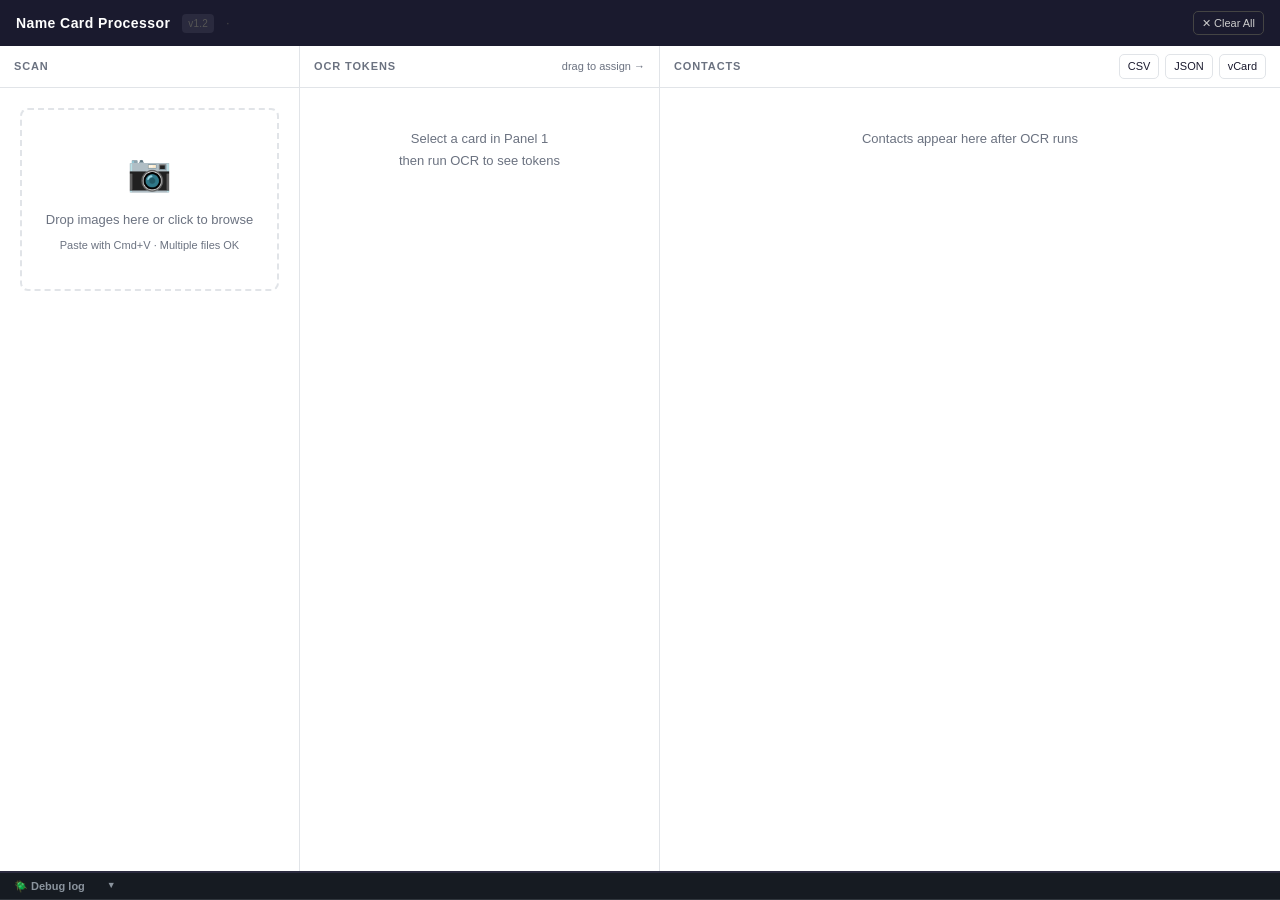
<file: docs/Name Card Processor.html>
<!DOCTYPE html>
<html lang="en">
<head>
<meta charset="UTF-8">
<meta name="viewport" content="width=device-width, initial-scale=1.0">
<title>Name Card Processor</title>
<style>
/* ── Variables ── */
:root {
  --bg: #f4f5f7;
  --surface: #ffffff;
  --border: #e1e4e8;
  --text: #1a1a2e;
  --muted: #6b7280;
  --accent: #1d6f42;
  --accent-light: #e8f5ee;
  --green: #22c55e;
  --green-bg: #f0fdf4;
  --red: #ef4444;
  --red-bg: #fef2f2;
  --blue: #3b82f6;
  --blue-bg: #eff6ff;
  --header: #1a1a2e;
  --radius: 8px;
  --radius-sm: 5px;
  --shadow: 0 1px 4px rgba(0,0,0,0.08);
}

/* ── Reset ── */
*,*::before,*::after { box-sizing: border-box; margin: 0; padding: 0; }
html,body { height: 100%; overflow: hidden; }
body { font: 13px/1.5 -apple-system, BlinkMacSystemFont, 'Segoe UI', sans-serif; color: var(--text); background: var(--bg); }
button { font: inherit; cursor: pointer; }
input,textarea { font: inherit; }

/* ── App shell ── */
#app { display: flex; flex-direction: column; height: 100vh; }

#app-header {
  flex-shrink: 0; height: 46px; background: var(--header); color: #fff;
  display: flex; align-items: center; padding: 0 16px; gap: 12px;
  user-select: none;
}
.hdr-title { font-size: 14px; font-weight: 600; letter-spacing: 0.03em; }
.hdr-sep { color: #444; }
.hdr-status { font-size: 11px; color: #888; }
.hdr-right { margin-left: auto; display: flex; align-items: center; gap: 8px; }

/* ── Three-panel layout ── */
.panels {
  display: grid;
  grid-template-columns: 300px 360px 1fr;
  flex: 1; overflow: hidden;
}

.panel {
  display: flex; flex-direction: column; overflow: hidden;
  background: var(--surface); border-right: 1px solid var(--border);
}
.panel:last-child { border-right: none; }

.panel-head {
  flex-shrink: 0; padding: 0 14px; height: 42px;
  border-bottom: 1px solid var(--border);
  display: flex; align-items: center; gap: 8px;
}
.panel-head-title { font-size: 11px; font-weight: 600; text-transform: uppercase; letter-spacing: 0.08em; color: var(--muted); }
.panel-head-right { margin-left: auto; display: flex; align-items: center; gap: 6px; }

.panel-body { flex: 1; overflow-y: auto; }

/* ── Buttons ── */
.btn {
  padding: 5px 11px; border-radius: var(--radius-sm);
  border: 1px solid var(--border); background: var(--surface);
  color: var(--text); font-size: 12px; transition: background .12s, border-color .12s;
  white-space: nowrap;
}
.btn:disabled { opacity: .4; cursor: not-allowed; pointer-events: none; }
.btn:hover:not(:disabled) { background: var(--bg); border-color: #aaa; }
.btn-primary { background: var(--accent); color: #fff; border-color: var(--accent); }
.btn-primary:hover:not(:disabled) { background: #155e35; border-color: #155e35; }
.btn-danger { background: var(--red); color: #fff; border-color: var(--red); }
.btn-sm { padding: 3px 8px; font-size: 11px; }
.btn-icon { padding: 4px 6px; font-size: 13px; border-radius: var(--radius-sm); border: 1px solid transparent; background: none; }
.btn-icon:hover { background: var(--bg); border-color: var(--border); }
.btn-full { width: 100%; }

/* ── Upload zone ── */
.upload-zone {
  margin: 20px; border: 2px dashed var(--border); border-radius: var(--radius);
  padding: 36px 20px; text-align: center; cursor: pointer;
  transition: border-color .2s, background .2s;
}
.upload-zone.drag-over, .upload-zone:hover { border-color: var(--accent); background: var(--accent-light); }
.upload-icon { font-size: 36px; margin-bottom: 10px; }
.upload-label { color: var(--muted); line-height: 1.6; }
.upload-sub { font-size: 11px; color: var(--muted); margin-top: 6px; }

/* ── Photo strip ── */
.photo-strip {
  display: flex; gap: 6px; padding: 10px 12px;
  overflow-x: auto; border-bottom: 1px solid var(--border);
  background: var(--bg); flex-shrink: 0;
}
.thumb {
  position: relative; flex-shrink: 0; width: 52px; height: 52px;
  border-radius: 6px; overflow: hidden; cursor: pointer;
  border: 2px solid transparent; transition: border-color .15s;
}
.thumb.active { border-color: var(--accent); }
.thumb img { width: 100%; height: 100%; object-fit: cover; display: block; }
.thumb-del {
  position: absolute; top: 1px; right: 1px; width: 15px; height: 15px;
  background: rgba(0,0,0,.65); color: #fff; border-radius: 50%;
  font-size: 9px; display: flex; align-items: center; justify-content: center;
  opacity: 0; transition: opacity .15s; cursor: pointer; border: none;
}
.thumb:hover .thumb-del { opacity: 1; }
.thumb-add {
  flex-shrink: 0; width: 52px; height: 52px; border-radius: 6px;
  border: 2px dashed var(--border); display: flex; align-items: center;
  justify-content: center; font-size: 22px; color: var(--muted); cursor: pointer;
  transition: border-color .15s, color .15s;
}
.thumb-add:hover { border-color: var(--accent); color: var(--accent); }

/* ── Photo viewport ── */
.photo-viewport { position: relative; width: 100%; flex-shrink: 0; }
.photo-viewport img { width: 100%; display: block; user-select: none; -webkit-user-drag: none; }
.photo-viewport canvas { position: absolute; top: 0; left: 0; width: 100%; height: 100%; }

/* ── Detection status ── */
.det-status {
  flex-shrink: 0; padding: 5px 12px; font-size: 11px; color: var(--muted);
  display: flex; align-items: center; gap: 6px;
  border-top: 1px solid var(--border);
  background: var(--bg);
}
.spinner {
  width: 12px; height: 12px; border-radius: 50%;
  border: 2px solid var(--border); border-top-color: var(--accent);
  animation: spin .7s linear infinite; flex-shrink: 0;
}
@keyframes spin { to { transform: rotate(360deg); } }

/* ── Card list ── */
.card-list { flex-shrink: 0; border-top: 1px solid var(--border); }
.card-list-hd {
  padding: 7px 12px 4px; font-size: 10px; text-transform: uppercase;
  letter-spacing: .07em; color: var(--muted);
}
.card-item {
  display: flex; align-items: center; gap: 8px; padding: 5px 12px;
  cursor: pointer; transition: background .12s; border-radius: 0;
}
.card-item:hover { background: var(--bg); }
.card-item.active-card { background: var(--accent-light); }
.card-badge {
  flex-shrink: 0; width: 22px; height: 22px; border-radius: 50%;
  background: var(--green); color: #fff; font-size: 10px; font-weight: 700;
  display: flex; align-items: center; justify-content: center;
}
.card-badge.rejected { background: var(--red); }
.card-badge.manual { background: var(--blue); }
.card-label { flex: 1; font-size: 12px; }
.card-ocr-status { font-size: 10px; color: var(--muted); }
.card-btns { display: flex; gap: 3px; }

/* ── Scan controls ── */
.scan-controls {
  flex-shrink: 0; padding: 10px 12px; border-top: 1px solid var(--border);
  display: flex; flex-direction: column; gap: 6px;
}
.lang-row { display: flex; align-items: center; gap: 6px; font-size: 12px; color: var(--muted); }
.lang-row input { margin: 0; }

/* ── Rotate controls ── */
.rot-controls {
  flex-shrink: 0; padding: 8px 12px; border-top: 1px solid var(--border);
  background: var(--bg); display: none;
}
.rot-controls.visible { display: block; }
.rot-label { font-size: 10px; text-transform: uppercase; letter-spacing: .07em; color: var(--muted); margin-bottom: 6px; }
.rot-row { display: flex; align-items: center; gap: 4px; }
.rot-row input[type=range] { flex: 1; }
.rot-angle { font-size: 11px; color: var(--muted); min-width: 40px; text-align: right; }

/* ── Tokens panel ── */
.tokens-empty { padding: 40px 16px; text-align: center; color: var(--muted); font-size: 13px; line-height: 1.7; }
.token-group { padding: 10px 12px; border-bottom: 1px solid var(--border); }
.token-group-title { font-size: 10px; text-transform: uppercase; letter-spacing: .07em; color: var(--muted); margin-bottom: 7px; }
.token-chips { display: flex; flex-wrap: wrap; gap: 5px; }
.token-chip {
  padding: 3px 9px; border-radius: 20px; border: 1px solid var(--border);
  font-size: 12px; cursor: grab; background: var(--surface); user-select: none;
  transition: background .1s, border-color .1s; display: flex; align-items: center; gap: 4px;
}
.token-chip:active { cursor: grabbing; }
.token-chip:hover { background: var(--accent-light); border-color: var(--accent); }
.token-chip.assigned { background: var(--green-bg); border-color: var(--green); }
.token-chip.src-active { background: var(--blue-bg); border-color: var(--blue); }
.token-src { font-size: 9px; color: var(--muted); background: var(--bg); padding: 1px 4px; border-radius: 3px; }
.token-lines { display: flex; flex-direction: column; gap: 4px; }
.token-line {
  padding: 4px 8px; border-radius: var(--radius-sm); border: 1px solid var(--border);
  font-size: 12px; cursor: grab; background: var(--surface); user-select: none;
  transition: background .1s, border-color .1s; display: flex; align-items: center; justify-content: space-between;
}
.token-line:active { cursor: grabbing; }
.token-line:hover { background: var(--accent-light); border-color: var(--accent); }
.token-line.assigned { background: var(--green-bg); border-color: var(--green); }
.token-line.src-active { background: var(--blue-bg); border-color: var(--blue); }
.token-line-val { flex: 1; overflow: hidden; text-overflow: ellipsis; white-space: nowrap; }

/* ── Contacts panel ── */
.contacts-empty { padding: 40px 16px; text-align: center; color: var(--muted); font-size: 13px; line-height: 1.7; }
.contact-row {
  padding: 12px 16px; border-bottom: 1px solid var(--border);
  cursor: pointer; transition: background .12s;
}
.contact-row:hover { background: var(--bg); }
.contact-row.active-contact { background: var(--accent-light); }
.contact-hd { display: flex; align-items: center; gap: 8px; margin-bottom: 8px; }
.contact-num {
  width: 26px; height: 26px; border-radius: 50%; background: var(--accent);
  color: #fff; font-size: 11px; font-weight: 700;
  display: flex; align-items: center; justify-content: center; flex-shrink: 0;
}
.contact-name { font-weight: 500; font-size: 13px; }
.contact-company { font-size: 11px; color: var(--muted); }
.contact-fields { display: grid; grid-template-columns: 72px 1fr; gap: 2px 8px; }
.cf-label { font-size: 11px; color: var(--muted); text-align: right; padding: 2px 0; align-self: start; padding-top: 4px; }
.cf-val {
  font-size: 12px; padding: 2px 6px; border-radius: 4px;
  border: 1px solid transparent; min-height: 22px; outline: none;
  transition: border-color .12s, background .12s;
}
.cf-val:hover { border-color: var(--border); background: var(--bg); }
.cf-val:focus { border-color: var(--accent); background: var(--surface); }
.cf-val.drop-ready { border: 1.5px dashed var(--accent); background: var(--accent-light); }
.cf-val.drop-hover { background: var(--accent); color: #fff; border-color: var(--accent); }
.chip-list { display: flex; flex-wrap: wrap; gap: 4px; padding: 2px 0; }
.chip {
  padding: 2px 7px 2px 8px; border-radius: 20px; background: var(--bg);
  border: 1px solid var(--border); font-size: 11px; display: flex; align-items: center; gap: 3px;
}
.chip-del { background: none; border: none; color: var(--muted); cursor: pointer; padding: 0; font-size: 12px; line-height: 1; }
.chip-del:hover { color: var(--red); }
.chip-add {
  padding: 2px 8px; border-radius: 20px; background: none; border: 1px dashed var(--border);
  font-size: 11px; color: var(--muted); cursor: pointer;
}
.chip-add:hover { border-color: var(--accent); color: var(--accent); }

/* ── Misc ── */
.toast {
  position: fixed; bottom: 20px; left: 50%; transform: translateX(-50%);
  background: #1a1a2e; color: #fff; padding: 9px 18px; border-radius: var(--radius);
  font-size: 13px; z-index: 9999; opacity: 0; transition: opacity .2s; pointer-events: none;
}
.toast.show { opacity: 1; }
.empty-state { padding: 40px 16px; text-align: center; color: var(--muted); font-size: 13px; }
.badge { display: inline-block; padding: 1px 6px; border-radius: 10px; font-size: 10px; font-weight: 600; }
.badge-green { background: var(--green-bg); color: #16a34a; }
.badge-red { background: var(--red-bg); color: #dc2626; }
.badge-blue { background: var(--blue-bg); color: #2563eb; }
.ocr-running { display: flex; align-items: center; gap: 6px; font-size: 12px; color: var(--muted); padding: 6px 12px; }

/* ── Debug log footer ── */
.debug-panel { border-top: 2px solid #2a2a3e; background: #0d1117; }
.debug-panel summary {
  padding: 5px 14px; font-size: 11px; font-weight: 600; color: #8b949e; cursor: pointer;
  user-select: none; list-style: none; display: flex; align-items: center; gap: 6px;
  background: #161b22; border-bottom: 1px solid #30363d;
}
.debug-panel summary::-webkit-details-marker { display: none; }
.debug-panel summary::after { content: '▼'; font-size: 9px; margin-left: 4px; transition: transform .15s; }
.debug-panel[open] summary::after { transform: rotate(180deg); }
.debug-pre {
  margin: 0; padding: 8px 14px 10px; font: 11px/1.6 'SF Mono', 'Fira Code', 'Consolas', monospace;
  background: #0d1117; color: #c9d1d9; height: 120px; overflow-y: auto;
  white-space: pre-wrap; word-break: break-all;
}
</style>
</head>
<body>

<input type="file" id="fileInput" accept="image/*" multiple style="display:none">
<div class="toast" id="toast"></div>

<div id="app">
  <header id="app-header">
    <div class="hdr-title">Name Card Processor</div>
    <span style="font-size:10px;color:#555;font-weight:500;letter-spacing:.02em;background:#2a2a3e;padding:2px 6px;border-radius:4px">v1.2</span>
    <span class="hdr-sep">·</span>
    <div class="hdr-status" id="hdr-status"></div>
    <div class="hdr-right">
      <button class="btn btn-sm" id="btn-clear-all" style="background:none;border-color:#444;color:#ccc">✕ Clear All</button>
    </div>
  </header>

  <div class="panels">

    <!-- ── Panel 1: Scan ──────────────────────────────── -->
    <aside class="panel" id="panel-scan">
      <div class="panel-head">
        <span class="panel-head-title">Scan</span>
        <div class="panel-head-right">
          <button class="btn btn-sm" id="btn-redetect" style="display:none">↺ Re-detect</button>
        </div>
      </div>
      <div class="panel-body" id="scan-body" style="display:flex;flex-direction:column;overflow:hidden;">

        <!-- Upload zone -->
        <div class="upload-zone" id="upload-zone">
          <div class="upload-icon">📷</div>
          <div class="upload-label">Drop images here or click to browse</div>
          <div class="upload-sub">Paste with Cmd+V · Multiple files OK</div>
        </div>

        <!-- Scan content (hidden until photos loaded) -->
        <div id="scan-content" style="display:none;flex:1;flex-direction:column;overflow:hidden;">
          <div class="photo-strip" id="photo-strip"></div>
          <div style="flex:1;overflow-y:auto;" id="scan-scroll">
            <div class="photo-viewport" id="photo-viewport">
              <img id="active-photo" alt="" draggable="false">
              <canvas id="overlay-canvas"></canvas>
            </div>
            <div class="det-status" id="det-status">Ready</div>
            <div class="rot-controls" id="rot-controls">
              <div class="rot-label">Rotate selected card</div>
              <div class="rot-row">
                <button class="btn btn-icon" id="rot-ccw90">↺90°</button>
                <button class="btn btn-icon" id="rot-ccw15">↺15°</button>
                <input type="range" id="rot-slider" min="-45" max="45" value="0" step="0.5">
                <button class="btn btn-icon" id="rot-cw15">↻15°</button>
                <button class="btn btn-icon" id="rot-cw90">↻90°</button>
                <span class="rot-angle" id="rot-angle">0°</span>
              </div>
            </div>
            <div class="card-list" id="card-list" style="display:none">
              <div class="card-list-hd">Detected cards</div>
              <div id="card-items"></div>
              <div style="padding:6px 12px 8px">
                <button class="btn btn-sm btn-full" id="btn-draw-card">+ Draw card manually</button>
              </div>
            </div>
          </div>
          <div class="scan-controls">
            <label class="lang-row">
              <input type="checkbox" id="use-cjk"> Include Chinese characters
            </label>
            <button class="btn btn-primary btn-sm btn-full" id="btn-ocr-card" disabled>▶ Run OCR on selected card</button>
            <button class="btn btn-sm btn-full" id="btn-ocr-all" disabled>▶▶ Run OCR on all accepted cards</button>
          </div>
        </div>

      </div>
    </aside>

    <!-- ── Panel 2: OCR Tokens ───────────────────────── -->
    <section class="panel" id="panel-tokens">
      <div class="panel-head">
        <span class="panel-head-title">OCR Tokens</span>
        <div class="panel-head-right" style="font-size:11px;color:var(--muted)">drag to assign →</div>
      </div>
      <div class="panel-body" id="tokens-body">
        <div class="tokens-empty">Select a card in Panel 1<br>then run OCR to see tokens</div>
      </div>
    </section>

    <!-- ── Panel 3: Contacts ─────────────────────────── -->
    <section class="panel" id="panel-contacts">
      <div class="panel-head">
        <span class="panel-head-title">Contacts</span>
        <div class="panel-head-right">
          <button class="btn btn-sm" id="btn-csv">CSV</button>
          <button class="btn btn-sm" id="btn-json">JSON</button>
          <button class="btn btn-sm" id="btn-vcf">vCard</button>
        </div>
      </div>
      <div class="panel-body" id="contacts-body">
        <div class="contacts-empty">Contacts appear here after OCR runs</div>
      </div>
    </section>

  </div>

  <!-- ── Debug log footer — always visible ──────────────────────────────── -->
  <details class="debug-panel" id="debug-panel" style="flex-shrink:0">
    <summary>🪲 Debug log <span id="debug-count" style="margin-left:6px;font-size:10px;color:#666"></span></summary>
    <pre class="debug-pre" id="debug-pre"></pre>
  </details>
</div>

<script>
'use strict';

// ── State ──────────────────────────────────────────────────────────────────────
const S = {
  photos: [],      // [{id, dataUrl, naturalW, naturalH}]
  cards: [],       // [{id, photoId, num, corners[4], accepted, manual, ocrStatus, rot90, rotFine, cropCanvas}]
  tokens: [],      // [{id, cardId, kind, value, assignedTo: {contactId,field}|null}]
  contacts: [],    // [{id, cardId, name, title, company, emails, phones, linkedin, website}]
  activePhotoId: null,
  activeCardId: null,
  useCJK: false,
  drawMode: false,
  drawStart: null,
  drawCurrent: null,
  cardCounter: 0,
};

// ── DOM helpers ────────────────────────────────────────────────────────────────
const $ = id => document.getElementById(id);
let toastTimer = null;
function toast(msg, dur = 3000) {
  const el = $('toast');
  el.textContent = msg; el.classList.add('show');
  clearTimeout(toastTimer);
  toastTimer = setTimeout(() => el.classList.remove('show'), dur);
}

let dbgCount = 0;
function dbg(msg) {
  const pre = $('debug-pre');
  if (!pre) { console.log(msg); return; }
  dbgCount++;
  const t = new Date().toISOString().slice(11, 22);
  pre.textContent += `[${t}] ${msg}\n`;
  pre.scrollTop = pre.scrollHeight;
  // Auto-open log and update count badge
  const panel = $('debug-panel');
  if (panel && !panel.open) panel.open = true;
  const cnt = $('debug-count');
  if (cnt) cnt.textContent = `(${dbgCount})`;
  console.log('[NCP]', msg);
}

// ── UUID ───────────────────────────────────────────────────────────────────────
const uuid = () => crypto.randomUUID();

// ── Photo helpers ──────────────────────────────────────────────────────────────
function photoById(id) { return S.photos.find(p => p.id === id); }
function cardById(id) { return S.cards.find(c => c.id === id); }
function cardsForPhoto(photoId) { return S.cards.filter(c => c.photoId === photoId); }
function contactByCardId(cardId) { return S.contacts.find(c => c.cardId === cardId); }
function tokensByCardId(cardId) { return S.tokens.filter(t => t.cardId === cardId); }

function getPhotoScale() {
  const img = $('active-photo');
  if (!img || !img.naturalWidth) return 1;
  return img.offsetWidth / img.naturalWidth;
}

// ── OpenCV ─────────────────────────────────────────────────────────────────────
let cvReady = false;
let cvLoading = false;
let cvCallbacks = [];

const OPENCV_BASE = 'https://cdn.jsdelivr.net/npm/@techstark/opencv-js@4.8.0-release.1/dist/';

function ensureCV() {
  return new Promise((res, rej) => {
    if (cvReady) return res();
    cvCallbacks.push({ res, rej });
    if (cvLoading) return;
    cvLoading = true;

    setDetStatus('<span class="spinner"></span> Loading OpenCV…', false);
    dbg('ensureCV: setting up Module.locateFile for WASM path…');

    // CRITICAL: set locateFile BEFORE loading the script so Emscripten
    // can find opencv_js.wasm even when loaded via a dynamic <script> tag
    // (document.currentScript is null in that case, breaking auto-detection)
    window.Module = window.Module || {};
    window.Module.locateFile = (path) => {
      const url = OPENCV_BASE + path;
      dbg(`locateFile: ${path} → ${url}`);
      return url;
    };

    let settled = false;
    const cvTimeout = setTimeout(() => {
      if (settled) return;
      settled = true;
      dbg('ERROR: OpenCV WASM init timed out after 20 s — check network tab for .wasm load failure');
      const err = new Error('OpenCV timed out');
      cvCallbacks.forEach(cb => cb.rej(err)); cvCallbacks = []; cvLoading = false;
    }, 20000);

    const doResolve = (label) => {
      if (settled) return;
      settled = true;
      clearTimeout(cvTimeout);
      dbg(`OpenCV WASM ready ✓ (via ${label})`);
      cvReady = true;
      cvCallbacks.forEach(cb => cb.res()); cvCallbacks = [];
    };
    const doReject = (label, err) => {
      if (settled) return;
      settled = true;
      clearTimeout(cvTimeout);
      dbg(`OpenCV FAILED (${label}): ${err.message}`);
      cvCallbacks.forEach(cb => cb.rej(err)); cvCallbacks = []; cvLoading = false;
    };

    dbg(`ensureCV: loading script from ${OPENCV_BASE}opencv.js`);
    const s = document.createElement('script');
    s.src = OPENCV_BASE + 'opencv.js';
    s.async = true;
    s.onerror = () => doReject('script.onerror', new Error('OpenCV script failed to load (network/CORS)'));
    document.head.appendChild(s);

    s.onload = () => {
      dbg(`Script loaded — typeof cv="${typeof cv}", typeof Module="${typeof Module}"`);

      const tryCvReady = (cvObj) => {
        // Handle promise-based cv (some builds expose cv as a Promise)
        if (cvObj && typeof cvObj.then === 'function') {
          dbg('cv is Promise-based — awaiting resolution…');
          cvObj.then(instance => {
            window.cv = instance;
            dbg('Promise cv resolved, cv object available');
            doResolve('cv.then');
          }).catch(e => doReject('cv.then reject', e));
          return;
        }
        // Classic Emscripten module — check if WASM already ready
        dbg(`cv is module object — checking WASM (cv.Mat exists: ${typeof cvObj.Mat})`);
        // Set onRuntimeInitialized on both Module and cv in case they differ
        const cb = () => doResolve('onRuntimeInitialized');
        window.Module.onRuntimeInitialized = cb;
        if (cvObj !== window.Module) cvObj.onRuntimeInitialized = cb;
        try {
          const t = new cvObj.Mat();
          t.delete();
          dbg('cv.Mat() OK — WASM already initialised');
          doResolve('cv.Mat() test');
        } catch(e) {
          dbg(`cv.Mat() threw (${e.message}) — waiting for onRuntimeInitialized…`);
        }
      };

      if (typeof cv !== 'undefined') {
        tryCvReady(cv);
      } else {
        // cv might appear after a tick (module evaluation async in some builds)
        dbg('cv undefined immediately after script load — retrying after 200 ms…');
        setTimeout(() => {
          if (typeof cv !== 'undefined') {
            dbg(`cv appeared after delay: typeof cv="${typeof cv}"`);
            tryCvReady(cv);
          } else {
            doReject('delayed check', new Error('cv global never defined'));
          }
        }, 200);
      }
    };
  });
}

// ── Gamma LUT helper ───────────────────────────────────────────────────────────
function buildGammaLut(gamma) {
  const data = new Uint8Array(256);
  for (let i = 0; i < 256; i++) data[i] = Math.min(255, Math.round(Math.pow(i / 255, gamma) * 255));
  return cv.matFromArray(1, 256, cv.CV_8UC1, data);
}

// ── Per-variant preprocessing (all produce grayscale Mat) ─────────────────────
function applyVariant(grayMat, variant) {
  const out = new cv.Mat();
  try {
    switch (variant) {
      case 'original':    grayMat.copyTo(out); break;
      case 'gamma_brt': { const lut = buildGammaLut(0.7);  cv.LUT(grayMat, lut, out); lut.delete(); break; }
      case 'gamma_drk': { const lut = buildGammaLut(1.4);  cv.LUT(grayMat, lut, out); lut.delete(); break; }
      case 'clahe': {
        const clahe = cv.createCLAHE(3.0, new cv.Size(8, 8));
        clahe.apply(grayMat, out); clahe.delete(); break;
      }
      case 'histeq':   cv.equalizeHist(grayMat, out); break;
      case 'bilateral': cv.bilateralFilter(grayMat, out, 5, 50, 50); break;
      case 'unsharp': {
        const blurred = new cv.Mat();
        cv.GaussianBlur(grayMat, blurred, new cv.Size(0, 0), 3);
        cv.addWeighted(grayMat, 1.5, blurred, -0.5, 0, out);
        blurred.delete(); break;
      }
      default: grayMat.copyTo(out);
    }
  } catch(e) { grayMat.copyTo(out); } // fallback to original on error
  return out;
}

// ── Per-variant detection: returns [{corners[{x,y}x4], conf, area}] ───────────
function detectRectanglesFromMat(variantMat, imgW, imgH) {
  const blurred = new cv.Mat();
  const edges   = new cv.Mat();
  const dilated = new cv.Mat();
  const contours  = new cv.MatVector();
  const hierarchy = new cv.Mat();
  const kernel  = cv.Mat.ones(3, 3, cv.CV_8U);
  const results = [];

  try {
    cv.GaussianBlur(variantMat, blurred, new cv.Size(5, 5), 0);
    cv.Canny(blurred, edges, 75, 200);
    cv.dilate(edges, dilated, kernel);
    cv.findContours(dilated, contours, hierarchy, cv.RETR_EXTERNAL, cv.CHAIN_APPROX_SIMPLE);

    const imgArea = imgW * imgH;
    for (let i = 0; i < contours.size(); i++) {
      const cnt = contours.get(i);
      const area = cv.contourArea(cnt);
      if (area < imgArea * 0.025 || area > imgArea * 0.92) { cnt.delete(); continue; }

      const peri = cv.arcLength(cnt, true);
      const approx = new cv.Mat();
      cv.approxPolyDP(cnt, approx, 0.02 * peri, true);

      if (approx.rows === 4) {
        const corners = [];
        for (let j = 0; j < 4; j++) corners.push({ x: approx.data32S[j*2], y: approx.data32S[j*2+1] });
        const rx1 = Math.min(...corners.map(c=>c.x)), ry1 = Math.min(...corners.map(c=>c.y));
        const rx2 = Math.max(...corners.map(c=>c.x)), ry2 = Math.max(...corners.map(c=>c.y));
        const bw = rx2-rx1, bh = ry2-ry1;
        const aspect = bw / (bh || 1);
        if (aspect >= 0.3 && aspect <= 3.5) {
          const conf = computeConf(corners, area, imgArea, aspect);
          results.push({ corners, conf, area });
        }
      }
      approx.delete(); cnt.delete();
    }
  } finally {
    blurred.delete(); edges.delete(); dilated.delete();
    contours.delete(); hierarchy.delete(); kernel.delete();
  }
  return results;
}

function computeConf(corners, area, imgArea, aspect) {
  // Aspect ratio prior — business cards cluster around 1.55-1.75
  const asMean = 1.65, asSig = 0.4;
  const aspectScore = Math.exp(-Math.pow(aspect - asMean, 2) / (2 * asSig * asSig));
  // Area ratio — typical card is 5–45% of photo
  const areaRatio = area / imgArea;
  const areaScore = areaRatio > 0.04 && areaRatio < 0.55 ? 1.0 : 0.5;
  // Angle regularity — corners should be ~90°
  let totalDev = 0;
  for (let i = 0; i < 4; i++) {
    const a = corners[(i+3)%4], b = corners[i], c = corners[(i+1)%4];
    const v1 = {x: a.x-b.x, y: a.y-b.y}, v2 = {x: c.x-b.x, y: c.y-b.y};
    const dot = v1.x*v2.x + v1.y*v2.y;
    const mag = Math.sqrt((v1.x*v1.x+v1.y*v1.y)*(v2.x*v2.x+v2.y*v2.y)) + 1e-6;
    const ang = Math.acos(Math.max(-1, Math.min(1, dot/mag))) * 180 / Math.PI;
    totalDev += Math.abs(ang - 90);
  }
  const angleScore = Math.max(0, 1 - (totalDev/4)/90);
  return 0.35*aspectScore + 0.25*areaScore + 0.40*angleScore;
}

// ── Weighted Box Fusion ────────────────────────────────────────────────────────
function cornersIoU(ca, cb) {
  const ax1=Math.min(...ca.map(p=>p.x)), ay1=Math.min(...ca.map(p=>p.y));
  const ax2=Math.max(...ca.map(p=>p.x)), ay2=Math.max(...ca.map(p=>p.y));
  const bx1=Math.min(...cb.map(p=>p.x)), by1=Math.min(...cb.map(p=>p.y));
  const bx2=Math.max(...cb.map(p=>p.x)), by2=Math.max(...cb.map(p=>p.y));
  const ix = Math.max(0, Math.min(ax2,bx2) - Math.max(ax1,bx1));
  const iy = Math.max(0, Math.min(ay2,by2) - Math.max(ay1,by1));
  const inter = ix * iy;
  const union = (ax2-ax1)*(ay2-ay1) + (bx2-bx1)*(by2-by1) - inter;
  return union > 0 ? inter / union : 0;
}

function wbfMerge(allBoxes, nVariants) {
  if (!allBoxes.length) return [];
  allBoxes.sort((a,b) => b.conf - a.conf);
  const clusters = [];
  for (const box of allBoxes) {
    let matched = false;
    for (const cl of clusters) {
      if (cornersIoU(box.corners, cl.avg.corners) > 0.5) {
        cl.members.push(box); cl.avg = wbfAvgCorners(cl.members); matched = true; break;
      }
    }
    if (!matched) clusters.push({ members: [box], avg: box });
  }
  return clusters
    .map(cl => {
      const score = cl.members.reduce((s,b)=>s+b.conf,0) / nVariants;
      return { corners: cl.avg.corners, conf: score, clusterSize: cl.members.length };
    })
    .filter(c => c.conf > 0.25)
    .sort((a,b) => b.conf - a.conf);
}

function wbfAvgCorners(members) {
  const total = members.reduce((s,b)=>s+b.conf,0) || 1;
  const corners = [0,1,2,3].map(i => ({
    x: members.reduce((s,b)=>s+b.corners[i].x*b.conf,0)/total,
    y: members.reduce((s,b)=>s+b.corners[i].y*b.conf,0)/total,
  }));
  return { corners };
}

// ── Main detection entry point ─────────────────────────────────────────────────
const VARIANTS = ['original','gamma_brt','gamma_drk','clahe','histeq','bilateral','unsharp'];

async function detectCardsInPhoto(photoId) {
  const photo = photoById(photoId);
  if (!photo) return;

  dbg(`detectCards start — photo "${photo.name}" ${photo.naturalW}×${photo.naturalH}`);

  // Remove previous auto-detected cards for this photo (keep manual)
  S.cards = S.cards.filter(c => c.photoId !== photoId || c.manual);

  setDetStatus('<span class="spinner"></span> Detecting cards… (7 variants)', false);
  renderCardList();

  try {
    await ensureCV();
  } catch(e) {
    dbg(`detectCards: OpenCV load FAILED — ${e.message}`);
    setDetStatus('⚠ OpenCV failed to load — draw cards manually', false);
    return;
  }

  try {
    // Load photo onto a canvas, resized to max 800px for fast detection
    const img = photo._img;
    const MAX_DET = 800;
    const detScale = Math.min(1, MAX_DET / Math.max(photo.naturalW, photo.naturalH));
    const detW = Math.round(photo.naturalW * detScale);
    const detH = Math.round(photo.naturalH * detScale);
    dbg(`detectCards: resize ${photo.naturalW}×${photo.naturalH} → ${detW}×${detH} (scale ${detScale.toFixed(3)})`);
    const srcCanvas = document.createElement('canvas');
    srcCanvas.width = detW; srcCanvas.height = detH;
    srcCanvas.getContext('2d').drawImage(img, 0, 0, detW, detH);

    dbg('detectCards: cv.imread…');
    const srcMat = cv.imread(srcCanvas);
    const grayMat = new cv.Mat();
    cv.cvtColor(srcMat, grayMat, cv.COLOR_RGBA2GRAY);
    srcMat.delete();
    dbg(`detectCards: grayscale Mat ${grayMat.cols}×${grayMat.rows}`);

    let allBoxes = [];
    for (let vi = 0; vi < VARIANTS.length; vi++) {
      const variant = VARIANTS[vi];
      setDetStatus(`<span class="spinner"></span> Detecting… variant ${vi+1}/${VARIANTS.length} (${variant})`, false);
      dbg(`detectCards: variant ${vi+1}/${VARIANTS.length} — ${variant}`);
      await new Promise(r => setTimeout(r, 0)); // yield to browser so UI updates
      const vMat = applyVariant(grayMat, variant);
      try {
        const boxes = detectRectanglesFromMat(vMat, detW, detH);
        dbg(`  → ${boxes.length} rect(s) found${boxes.length ? ', confs: [' + boxes.map(b=>b.conf.toFixed(2)).join(', ') + ']' : ''}`);
        allBoxes.push(...boxes);
      } catch(e) {
        dbg(`  → variant ${variant} threw: ${e.message}`);
      }
      vMat.delete();
      // Early exit: if first 3 variants already agree on ≥1 card with high confidence, skip slow ones
      if (vi === 2) {
        const early = wbfMerge(allBoxes, 3);
        dbg(`detectCards: early-exit check — ${early.length} merged, top conf=${early[0]?.conf.toFixed(3) ?? 'n/a'}`);
        if (early.length > 0 && early[0].conf > 0.6) {
          dbg(`detectCards: early exit triggered (conf ${early[0].conf.toFixed(3)} > 0.6)`);
          grayMat.delete();
          const scaleBack = b => ({ ...b, corners: b.corners.map(p => ({ x: p.x/detScale, y: p.y/detScale })) });
          finishDetection(photoId, wbfMerge(allBoxes, vi + 1).map(scaleBack));
          return;
        }
      }
    }
    grayMat.delete();
    const scaleBack = b => ({ ...b, corners: b.corners.map(p => ({ x: p.x/detScale, y: p.y/detScale })) });
    const merged = wbfMerge(allBoxes, VARIANTS.length).map(scaleBack);
    dbg(`detectCards: WBF merged → ${merged.length} card(s)${merged.length ? ', confs: [' + merged.map(b=>b.conf.toFixed(2)).join(', ') + ']' : ''}`);
    finishDetection(photoId, merged);
  } catch(e) {
    dbg(`detectCards: UNCAUGHT ERROR — ${e.message}\n${e.stack?.split('\n').slice(0,3).join('\n')}`);
    setDetStatus('⚠ Detection error — see debug log', true);
  }
}

function finishDetection(photoId, merged) {
  merged.sort((a,b) => {
    const ay = Math.min(...a.corners.map(p=>p.y)), by = Math.min(...b.corners.map(p=>p.y));
    const ax = Math.min(...a.corners.map(p=>p.x)), bx = Math.min(...b.corners.map(p=>p.x));
    return (ay - by) || (ax - bx);
  });
  for (const box of merged) {
    S.cardCounter++;
    S.cards.push({ id: uuid(), photoId, num: S.cardCounter, corners: box.corners, accepted: true, manual: false, ocrStatus: 'idle', rot90: 0, rotFine: 0, cropCanvas: null });
  }
  setDetStatus(merged.length === 0 ? 'No cards detected — draw one manually' : `✓ Found ${merged.length} card${merged.length>1?'s':''}`, false);
  renderCardList();
  renderOverlay();
  renderContactsPanel();
  updateOCRButtons();
}

// ── Dewarp / crop a card ───────────────────────────────────────────────────────
function buildCropCanvas(card, photo) {
  if (!cvReady) return null;
  const img = photo._img;  // already-loaded element stored at upload time
  if (!img || !img.complete) return null;
  const srcCanvas = document.createElement('canvas');
  srcCanvas.width = photo.naturalW; srcCanvas.height = photo.naturalH;
  srcCanvas.getContext('2d').drawImage(img, 0, 0);

  const srcPts = card.corners;
  const xs = srcPts.map(p=>p.x), ys = srcPts.map(p=>p.y);
  const minX = Math.min(...xs), maxX = Math.max(...xs);
  const minY = Math.min(...ys), maxY = Math.max(...ys);
  const W = Math.round(maxX - minX);
  const H = Math.round(maxY - minY);
  if (W < 10 || H < 10) return null;

  try {
    const src = cv.imread(srcCanvas);
    const ordered = orderCorners(srcPts);
    const dstPts  = [{ x:0,y:0 },{ x:W,y:0 },{ x:W,y:H },{ x:0,y:H }];
    const srcMat  = cv.matFromArray(4,1,cv.CV_32FC2, ordered.flatMap(p=>[p.x,p.y]));
    const dstMat  = cv.matFromArray(4,1,cv.CV_32FC2, dstPts.flatMap(p=>[p.x,p.y]));
    const M       = cv.getPerspectiveTransform(srcMat, dstMat);
    const dst     = new cv.Mat();
    cv.warpPerspective(src, dst, M, new cv.Size(W, H));
    const out = document.createElement('canvas');
    out.width = W; out.height = H;
    cv.imshow(out, dst);
    src.delete(); srcMat.delete(); dstMat.delete(); M.delete(); dst.delete();

    // Apply rotation
    let result = out;
    const totalRot = (card.rot90 || 0) + (card.rotFine || 0);
    if (Math.abs(totalRot) > 0.05) result = rotateCanvas(result, totalRot);
    return result;
  } catch(e) {
    // Fallback: simple bounding rect crop
    const out = document.createElement('canvas');
    out.width = W; out.height = H;
    out.getContext('2d').drawImage(srcCanvas, minX, minY, W, H, 0, 0, W, H);
    return out;
  }
}

function orderCorners(pts) {
  const cx = pts.reduce((s,p)=>s+p.x,0)/4;
  const cy = pts.reduce((s,p)=>s+p.y,0)/4;
  const tl = pts.find(p=>p.x<=cx&&p.y<=cy) || pts[0];
  const tr = pts.find(p=>p.x> cx&&p.y<=cy) || pts[1];
  const br = pts.find(p=>p.x> cx&&p.y> cy) || pts[2];
  const bl = pts.find(p=>p.x<=cx&&p.y> cy) || pts[3];
  return [tl, tr, br, bl];
}

function rotateCanvas(canvas, deg) {
  const rad = deg * Math.PI / 180;
  const w = canvas.width, h = canvas.height;
  const sin = Math.abs(Math.sin(rad)), cos = Math.abs(Math.cos(rad));
  const nw = Math.ceil(w*cos + h*sin), nh = Math.ceil(w*sin + h*cos);
  const out = document.createElement('canvas');
  out.width = nw; out.height = nh;
  const ctx = out.getContext('2d');
  ctx.translate(nw/2, nh/2); ctx.rotate(rad);
  ctx.drawImage(canvas, -w/2, -h/2);
  return out;
}

// ── Canvas overlay ─────────────────────────────────────────────────────────────
function renderOverlay() {
  const canvas = $('overlay-canvas');
  const photo = photoById(S.activePhotoId);
  if (!canvas || !photo) return;

  const img = $('active-photo');
  if (!img.offsetWidth) return;
  canvas.width  = img.offsetWidth;
  canvas.height = img.offsetHeight;
  const scale = getPhotoScale();

  const ctx = canvas.getContext('2d');
  ctx.clearRect(0, 0, canvas.width, canvas.height);

  const cards = cardsForPhoto(S.activePhotoId);
  for (const card of cards) {
    drawCardBox(ctx, card, scale);
  }

  // In-progress manual draw
  if (S.drawMode && S.drawStart && S.drawCurrent) {
    ctx.strokeStyle = '#3b82f6';
    ctx.lineWidth = 2;
    ctx.setLineDash([6,3]);
    const x = Math.min(S.drawStart.cx, S.drawCurrent.cx);
    const y = Math.min(S.drawStart.cy, S.drawCurrent.cy);
    const w = Math.abs(S.drawCurrent.cx - S.drawStart.cx);
    const h = Math.abs(S.drawCurrent.cy - S.drawStart.cy);
    ctx.strokeRect(x, y, w, h);
    ctx.setLineDash([]);
  }
}

function drawCardBox(ctx, card, scale) {
  const corners = card.corners.map(p => ({ x: p.x*scale, y: p.y*scale }));
  const isActive = card.id === S.activeCardId;
  const color = card.accepted ? (isActive ? '#16a34a' : '#22c55e') : '#ef4444';
  const lineW = isActive ? 3 : 2;

  ctx.beginPath();
  ctx.moveTo(corners[0].x, corners[0].y);
  for (let i = 1; i < corners.length; i++) ctx.lineTo(corners[i].x, corners[i].y);
  ctx.closePath();

  ctx.strokeStyle = color;
  ctx.lineWidth = lineW;
  ctx.stroke();
  ctx.fillStyle = card.accepted ? 'rgba(34,197,94,0.08)' : 'rgba(239,68,68,0.08)';
  ctx.fill();

  // Badge number
  const cx = corners.reduce((s,p)=>s+p.x,0)/4;
  const cy = corners.reduce((s,p)=>s+p.y,0)/4;
  ctx.beginPath();
  ctx.arc(cx, cy, 12, 0, Math.PI*2);
  ctx.fillStyle = color;
  ctx.fill();
  ctx.fillStyle = '#fff';
  ctx.font = 'bold 11px -apple-system, sans-serif';
  ctx.textAlign = 'center';
  ctx.textBaseline = 'middle';
  ctx.fillText(`C${card.num}`, cx, cy);
  ctx.textAlign = 'left';
  ctx.textBaseline = 'alphabetic';

  // Corner handles when active
  if (isActive) {
    for (const c of corners) {
      ctx.beginPath();
      ctx.arc(c.x, c.y, 6, 0, Math.PI*2);
      ctx.fillStyle = '#fff';
      ctx.fill();
      ctx.strokeStyle = color;
      ctx.lineWidth = 2;
      ctx.stroke();
    }
  }
}

// ── Canvas mouse: select, drag handles, draw mode ──────────────────────────────
let dragCornerIdx = null;
let dragCard = null;

function setupOverlayEvents() {
  const canvas = $('overlay-canvas');

  canvas.addEventListener('mousedown', e => {
    if (S.drawMode) {
      const p = canvasEvtPos(e);
      S.drawStart = p; S.drawCurrent = p;
      return;
    }
    // Check corner handles of active card
    if (S.activeCardId) {
      const scale = getPhotoScale();
      const card = cardById(S.activeCardId);
      if (card) {
        for (let i = 0; i < card.corners.length; i++) {
          const c = card.corners[i];
          const cx = c.x * scale, cy = c.y * scale;
          const p = canvasEvtPos(e);
          if (Math.hypot(p.cx-cx, p.cy-cy) < 14) {
            dragCornerIdx = i; dragCard = card; return;
          }
        }
      }
    }
    // Click on a card box
    const clicked = hitTestCards(e);
    if (clicked) {
      setActiveCard(clicked.id);
    } else {
      setActiveCard(null);
    }
  });

  canvas.addEventListener('mousemove', e => {
    if (S.drawMode && S.drawStart) {
      S.drawCurrent = canvasEvtPos(e);
      renderOverlay(); return;
    }
    if (dragCornerIdx !== null && dragCard) {
      const p = canvasEvtPos(e);
      const scale = getPhotoScale();
      dragCard.corners[dragCornerIdx] = { x: p.cx / scale, y: p.cy / scale };
      dragCard.cropCanvas = null;
      renderOverlay(); return;
    }
    // Cursor hint
    const hit = hitTestCards(e);
    canvas.style.cursor = hit ? 'pointer' : (S.drawMode ? 'crosshair' : 'default');
  });

  canvas.addEventListener('mouseup', e => {
    if (S.drawMode && S.drawStart && S.drawCurrent) {
      finalizeManualDraw(); return;
    }
    if (dragCornerIdx !== null) {
      dragCard.cropCanvas = null;
      dragCornerIdx = null; dragCard = null;
      renderOverlay();
    }
  });

  canvas.addEventListener('mouseleave', () => {
    if (dragCornerIdx !== null) {
      dragCornerIdx = null; dragCard = null;
    }
    if (S.drawMode && S.drawStart) {
      S.drawStart = null; S.drawCurrent = null; S.drawMode = false;
      renderOverlay();
    }
  });
}

function canvasEvtPos(e) {
  const canvas = $('overlay-canvas');
  const rect = canvas.getBoundingClientRect();
  return { cx: e.clientX - rect.left, cy: e.clientY - rect.top };
}

function hitTestCards(e) {
  const scale = getPhotoScale();
  const p = canvasEvtPos(e);
  const cards = cardsForPhoto(S.activePhotoId).filter(c => c.accepted);
  for (const card of cards) {
    if (pointInPolygon({ x: p.cx/scale, y: p.cy/scale }, card.corners)) return card;
  }
  return null;
}

function pointInPolygon(pt, poly) {
  let inside = false;
  for (let i = 0, j = poly.length-1; i < poly.length; j = i++) {
    const xi=poly[i].x, yi=poly[i].y, xj=poly[j].x, yj=poly[j].y;
    const intersect = ((yi>pt.y)!==(yj>pt.y)) && (pt.x < (xj-xi)*(pt.y-yi)/(yj-yi)+xi);
    if (intersect) inside = !inside;
  }
  return inside;
}

function finalizeManualDraw() {
  const s = S.drawStart, c = S.drawCurrent;
  const x1 = Math.min(s.cx, c.cx) / getPhotoScale();
  const y1 = Math.min(s.cy, c.cy) / getPhotoScale();
  const x2 = Math.max(s.cx, c.cx) / getPhotoScale();
  const y2 = Math.max(s.cy, c.cy) / getPhotoScale();
  if (x2-x1 < 20 || y2-y1 < 20) { toast('Too small — draw a larger region'); }
  else {
    S.cardCounter++;
    const card = {
      id: uuid(), photoId: S.activePhotoId, num: S.cardCounter,
      corners: [{x:x1,y:y1},{x:x2,y:y1},{x:x2,y:y2},{x:x1,y:y2}],
      accepted: true, manual: true,
      ocrStatus: 'idle', rot90: 0, rotFine: 0, cropCanvas: null,
    };
    S.cards.push(card);
    setActiveCard(card.id);
    renderCardList();
    updateOCRButtons();
    toast('Card added manually');
  }
  S.drawMode = false; S.drawStart = null; S.drawCurrent = null;
  $('overlay-canvas').style.cursor = 'default';
  renderOverlay();
}

// ── Card selection ─────────────────────────────────────────────────────────────
function setActiveCard(cardId) {
  S.activeCardId = cardId;
  // Sync active contact
  const contact = S.contacts.find(c => c.cardId === cardId);
  S.activeContactId = contact ? contact.id : null;

  renderCardList();
  renderOverlay();
  renderRotControls();
  renderTokensPanel();
  renderContactsPanel();
  updateOCRButtons();
}

// ── Rotation controls ──────────────────────────────────────────────────────────
function renderRotControls() {
  const el = $('rot-controls');
  if (!S.activeCardId) { el.classList.remove('visible'); return; }
  el.classList.add('visible');
  const card = cardById(S.activeCardId);
  if (!card) return;
  $('rot-slider').value = card.rotFine || 0;
  updateRotAngleDisplay(card);
}

function updateRotAngleDisplay(card) {
  const total = (card.rot90||0) + (card.rotFine||0);
  $('rot-angle').textContent = total.toFixed(1) + '°';
}

function doRotate(card, delta90, deltaFine) {
  card.rot90  = ((card.rot90 || 0) + delta90);
  card.rotFine = (card.rotFine || 0) + deltaFine;
  card.cropCanvas = null;
  updateRotAngleDisplay(card);
}

// ── Card list render ───────────────────────────────────────────────────────────
function renderCardList() {
  const cards = cardsForPhoto(S.activePhotoId);
  const listEl = $('card-list');
  const itemsEl = $('card-items');
  if (!cards.length) { listEl.style.display = 'none'; return; }
  listEl.style.display = 'block';
  itemsEl.innerHTML = '';

  for (const card of cards) {
    const div = document.createElement('div');
    div.className = 'card-item' + (card.id === S.activeCardId ? ' active-card' : '') + (!card.accepted ? ' rejected-card' : '');
    div.style.opacity = card.accepted ? '1' : '0.5';

    const contact = contactByCardId(card.id);
    const label = contact && contact.name ? contact.name : `Card C${card.num}`;
    const ocrLabel = card.ocrStatus === 'running' ? '<span class="spinner" style="width:10px;height:10px;border-width:1.5px"></span>' :
                     card.ocrStatus === 'done'    ? '<span style="color:var(--green)">✓ OCR</span>' : '';

    div.innerHTML = `
      <div class="card-badge ${card.manual ? 'manual' : (card.accepted ? '' : 'rejected')}" title="C${card.num}">C${card.num}</div>
      <div class="card-label">${label}</div>
      <div class="card-ocr-status">${ocrLabel}</div>
      <div class="card-btns">
        <button class="btn-icon accept-btn" title="Accept" data-id="${card.id}">✓</button>
        <button class="btn-icon reject-btn" title="Reject" data-id="${card.id}" style="color:var(--red)">✗</button>
      </div>`;

    div.addEventListener('click', (e) => {
      if (e.target.classList.contains('accept-btn') || e.target.classList.contains('reject-btn')) return;
      setActiveCard(card.id);
    });
    div.querySelector('.accept-btn').addEventListener('click', () => { card.accepted = true;  renderCardList(); renderOverlay(); updateOCRButtons(); });
    div.querySelector('.reject-btn').addEventListener('click', () => { card.accepted = false; renderCardList(); renderOverlay(); updateOCRButtons(); });
    itemsEl.appendChild(div);
  }
}

// ── Detection status bar ───────────────────────────────────────────────────────
function setDetStatus(html, isError) {
  const el = $('det-status');
  el.innerHTML = html;
  el.style.color = isError ? 'var(--red)' : '';
}

// ── Upload handling ────────────────────────────────────────────────────────────
function processFiles(files) {
  for (const file of files) {
    if (!file.type.startsWith('image/')) { toast('Not an image: ' + file.name); continue; }
    const reader = new FileReader();
    reader.onload = e => addPhoto(e.target.result, file.name);
    reader.readAsDataURL(file);
  }
}

function addPhoto(dataUrl, name) {
  const img = new Image();
  img.onload = () => {
    const photo = { id: uuid(), dataUrl, name: name || 'photo', naturalW: img.naturalWidth, naturalH: img.naturalHeight, _img: img };
    S.photos.push(photo);
    renderPhotoStrip();
    setActivePhoto(photo.id);
    detectCardsInPhoto(photo.id);
  };
  img.src = dataUrl;
}

function setActivePhoto(photoId) {
  S.activePhotoId = photoId;
  S.activeCardId = null;
  S.drawMode = false;

  const photo = photoById(photoId);
  const img = $('active-photo');
  img.onload = () => {
    $('overlay-canvas').width  = img.offsetWidth;
    $('overlay-canvas').height = img.offsetHeight;
    renderOverlay();
    renderCardList();
    renderRotControls();
  };
  img.src = photo.dataUrl;

  $('upload-zone').style.display = 'none';
  const sc = $('scan-content');
  sc.style.display = 'flex';
  sc.style.flex    = '1';
  sc.style.flexDirection = 'column';
  sc.style.overflow = 'hidden';

  renderPhotoStrip();
  renderCardList();
  setDetStatus('', false);
  $('btn-redetect').style.display = '';
  updateOCRButtons();
}

function renderPhotoStrip() {
  const strip = $('photo-strip');
  strip.innerHTML = '';
  for (const photo of S.photos) {
    const t = document.createElement('div');
    t.className = 'thumb' + (photo.id === S.activePhotoId ? ' active' : '');
    t.innerHTML = `<img src="${photo.dataUrl}" alt=""><button class="thumb-del" data-id="${photo.id}">✕</button>`;
    t.addEventListener('click', e => {
      if (e.target.classList.contains('thumb-del')) return;
      setActivePhoto(photo.id);
    });
    t.querySelector('.thumb-del').addEventListener('click', e => {
      e.stopPropagation(); removePhoto(photo.id);
    });
    strip.appendChild(t);
  }
  const add = document.createElement('div');
  add.className = 'thumb-add';
  add.textContent = '+';
  add.addEventListener('click', () => $('fileInput').click());
  strip.appendChild(add);
}

function removePhoto(photoId) {
  S.cards = S.cards.filter(c => c.photoId !== photoId);
  S.photos = S.photos.filter(p => p.id !== photoId);
  if (S.activePhotoId === photoId) {
    if (S.photos.length) setActivePhoto(S.photos[S.photos.length-1].id);
    else resetToUpload();
  } else renderPhotoStrip();
}

function resetToUpload() {
  S.activePhotoId = null; S.activeCardId = null;
  $('upload-zone').style.display = '';
  $('scan-content').style.display = 'none';
  $('btn-redetect').style.display = 'none';
  renderPhotoStrip();
  renderTokensPanel();
  renderContactsPanel();
  updateOCRButtons();
}

// ── OCR buttons state ─────────────────────────────────────────────────────────
function updateOCRButtons() {
  const hasCard = !!S.activeCardId && cardById(S.activeCardId)?.accepted;
  const hasAny  = cardsForPhoto(S.activePhotoId).some(c => c.accepted);
  $('btn-ocr-card').disabled = !hasCard;
  $('btn-ocr-all').disabled  = !hasAny;
}

// ── Tesseract ─────────────────────────────────────────────────────────────────
let tWorkerEng = null, tWorkerCJK = null;

async function loadTesseract() {
  if (window.Tesseract) return;
  return new Promise((res, rej) => {
    const s = document.createElement('script');
    s.src = 'https://unpkg.com/tesseract.js@5/dist/tesseract.min.js';
    s.onload = res; s.onerror = () => rej(new Error('Tesseract load failed'));
    document.head.appendChild(s);
  });
}

async function ensureWorker(useCJK, onProgress) {
  await loadTesseract();
  let w = useCJK ? tWorkerCJK : tWorkerEng;
  if (!w) {
    if (onProgress) onProgress(useCJK ? 'Loading Chinese + English model…' : 'Loading English model…');
    w = await Tesseract.createWorker(useCJK ? 'eng+chi_sim' : 'eng', 1, {
      logger: m => { if (m.status === 'recognizing text' && onProgress) onProgress(null, m.progress); }
    });
    await w.setParameters({ tessedit_pageseg_mode: '6', preserve_interword_spaces: '1' });
    if (useCJK) tWorkerCJK = w; else tWorkerEng = w;
  }
  return w;
}

// Tier A preprocessing (reused from prior iteration)
function preprocessForOCR(canvas) {
  const targetMax = 1800;
  const curMax = Math.max(canvas.width, canvas.height);
  const scale = curMax < targetMax ? Math.min(3, targetMax / curMax) : 1;
  const W = Math.round(canvas.width * scale), H = Math.round(canvas.height * scale);
  const out = document.createElement('canvas'); out.width = W; out.height = H;
  const ctx = out.getContext('2d');
  ctx.imageSmoothingEnabled = true; ctx.imageSmoothingQuality = 'high';
  ctx.drawImage(canvas, 0, 0, W, H);
  const img = ctx.getImageData(0, 0, W, H); const d = img.data;
  const hist = new Uint32Array(256);
  for (let i = 0; i < d.length; i += 4) hist[(0.299*d[i]+0.587*d[i+1]+0.114*d[i+2])|0]++;
  const total = d.length/4|0;
  let acc=0, lo=0, hi=255;
  for (let v=0;v<256;v++){acc+=hist[v];if(acc>=total*.01){lo=v;break;}} acc=0;
  for (let v=0;v<256;v++){acc+=hist[v];if(acc>=total*.99){hi=v;break;}}
  const range = Math.max(1, hi-lo);
  for (let i=0;i<d.length;i+=4){ let s=((0.299*d[i]+0.587*d[i+1]+0.114*d[i+2])-lo)/range*255; s=Math.max(0,Math.min(255,s)); d[i]=d[i+1]=d[i+2]=s; }
  ctx.putImageData(img, 0, 0);
  return out;
}

async function runOCROnCard(cardId) {
  const card = cardById(cardId);
  const photo = card ? photoById(card.photoId) : null;
  if (!card || !photo) return;

  dbg(`OCR start — card #${card.num} (${cardId.slice(0,8)})`);
  card.ocrStatus = 'running';
  renderCardList();
  updateHdrStatus();

  try {
    // Build crop canvas if not cached
    if (!card.cropCanvas) {
      dbg(`OCR: building crop canvas…`);
      card.cropCanvas = buildCropCanvas(card, photo);
    }
    if (!card.cropCanvas) throw new Error('Could not crop card');
    dbg(`OCR: crop canvas ${card.cropCanvas.width}×${card.cropCanvas.height}`);

    const pre = preprocessForOCR(card.cropCanvas);
    dbg(`OCR: preprocessed to ${pre.width}×${pre.height}, starting Tesseract…`);
    const w = await ensureWorker(S.useCJK, msg => { setDetStatus(`<span class="spinner"></span> ${msg}`, false); dbg(`OCR worker: ${msg}`); });
    const { data } = await w.recognize(pre);
    card.ocrStatus = 'done';
    const rawText = data.text;
    const rawLines = rawText.split('\n').map(l => l.trim()).filter(Boolean);
    dbg(`OCR: done — ${rawLines.length} lines, avg conf ${data.words?.length ? Math.round(data.words.reduce((s,w)=>s+w.confidence,0)/data.words.length) : '?'}%`);
    dbg(`OCR raw text: ${rawLines.slice(0,5).join(' | ')}${rawLines.length>5?` … +${rawLines.length-5} more`:''}`);

    // Parse fields
    const fields = parseFields(rawText);
    dbg(`OCR parse: name="${fields.name}" title="${fields.title}" company="${fields.company}" emails=[${fields.emails.join(',')}] phones=[${fields.phones.join(',')}]`);

    // Build or update contact
    let contact = contactByCardId(cardId);
    if (!contact) {
      contact = { id: uuid(), cardId, ...fields };
      S.contacts.push(contact);
    } else {
      Object.assign(contact, fields);
    }
    S.activeContactId = contact.id;

    // Build tokens
    S.tokens = S.tokens.filter(t => t.cardId !== cardId); // clear old
    const assignedValues = new Set([
      ...fields.emails, ...fields.phones, fields.linkedin, fields.website,
      fields.name, fields.title, fields.company,
    ].filter(Boolean));

    for (const e of fields.emails)  S.tokens.push({ id: uuid(), cardId, kind: 'email',    value: e,               assignedTo: { contactId: contact.id, field: 'emails' } });
    for (const p of fields.phones)  S.tokens.push({ id: uuid(), cardId, kind: 'phone',    value: p,               assignedTo: { contactId: contact.id, field: 'phones' } });
    if (fields.linkedin)             S.tokens.push({ id: uuid(), cardId, kind: 'linkedin', value: fields.linkedin, assignedTo: { contactId: contact.id, field: 'linkedin' } });
    if (fields.website)              S.tokens.push({ id: uuid(), cardId, kind: 'url',      value: fields.website,  assignedTo: { contactId: contact.id, field: 'website' } });

    for (const line of rawLines) {
      const already = [...assignedValues].some(v => v && line.includes(v));
      if (!already && line.length > 1) {
        const field = line === fields.name    ? 'name' :
                      line === fields.title   ? 'title' :
                      line === fields.company ? 'company' : null;
        S.tokens.push({ id: uuid(), cardId, kind: 'line', value: line, assignedTo: field ? { contactId: contact.id, field } : null });
      }
    }

    dbg(`OCR: ${S.tokens.filter(t=>t.cardId===cardId).length} tokens built (${S.tokens.filter(t=>t.cardId===cardId&&t.assignedTo).length} assigned)`);
    setDetStatus(`✓ OCR done — ${rawLines.length} lines extracted`, false);
  } catch(e) {
    dbg(`OCR ERROR: ${e.message}`);
    card.ocrStatus = 'error';
    toast('OCR failed: ' + e.message, 5000);
    setDetStatus('⚠ OCR failed', true);
  }

  renderCardList();
  renderTokensPanel();
  renderContactsPanel();
  updateHdrStatus();
}

// ── Field parser ──────────────────────────────────────────────────────────────
function parseFields(text) {
  const emails = [...text.matchAll(/[\w.+-]+@[\w.-]+\.[a-z]{2,}/gi)].map(m=>m[0]);
  const phones = [...text.matchAll(/(\+?[\d\s\-(). ]{7,20})/g)].map(m=>m[1].trim())
    .filter(p=>(p.match(/\d/g)||[]).length>=6&&(p.match(/\d/g)||[]).length<=15)
    .filter(p=>!emails.some(e=>e.includes(p.replace(/\D/g,''))))
    .filter((p,i,a)=>a.indexOf(p)===i);
  const linkedins = [...text.matchAll(/linkedin\.com\/in\/[\w-]+/gi)].map(m=>m[0]);
  const websites = [...text.matchAll(/(https?:\/\/)?[\w.-]+\.(com|co|io|net|org|hk|sg|cn)[/\w.-]*/gi)].map(m=>m[0])
    .filter(w=>!linkedins.some(l=>w.includes('linkedin'))&&!emails.some(e=>e.includes(w)));
  const lines = text.split('\n').map(l=>l.trim()).filter(Boolean);
  const titleKw = /\b(director|manager|vp|svp|evp|ceo|cfo|coo|cto|founder|partner|head|senior|associate|analyst|officer|president|principal)\b|总监|经理|总裁|主席|副总/i;
  const companyKw = /\b(ltd|llc|pte|inc|corp|group|capital|fund|partners|holdings|ventures|advisors|advisory|asset|management)\b|有限公司|集团|基金/i;
  let name='', title='', company='';
  for (const line of lines) {
    if (emails.some(e=>line.includes(e))) continue;
    if (phones.some(p=>line.includes(p.slice(0,5)))) continue;
    if (websites.some(w=>line.toLowerCase().includes(w.toLowerCase().slice(0,8)))) continue;
    if (!title&&titleKw.test(line)) { title=line; continue; }
    if (!company&&companyKw.test(line)) { company=line; continue; }
    if (!name) {
      const words=line.split(/\s+/).filter(Boolean);
      const hasCJK=/[\u4e00-\u9fff]/.test(line);
      if (hasCJK&&line.replace(/\s/g,'').length>=2&&line.replace(/\s/g,'').length<=6){name=line;continue;}
      if (!hasCJK&&words.length>=2&&words.length<=4&&/^[A-Z]/.test(line)){name=line;continue;}
    }
  }
  return { name, title, company, emails: emails.filter((e,i,a)=>a.indexOf(e)===i), phones: phones.slice(0,5), linkedin: linkedins[0]||'', website: websites.filter(w=>!w.includes('linkedin'))[0]||'' };
}

// ── Panel 2: Tokens ───────────────────────────────────────────────────────────
function renderTokensPanel() {
  const body = $('tokens-body');
  const activeContact = S.activeContactId ? S.contacts.find(c=>c.id===S.activeContactId) : null;
  const tokens = S.tokens;

  if (!tokens.length) {
    body.innerHTML = '<div class="tokens-empty">Select a card in Panel 1<br>then run OCR to see tokens</div>';
    return;
  }

  const emails    = tokens.filter(t => t.kind === 'email');
  const phones    = tokens.filter(t => t.kind === 'phone');
  const linkedins = tokens.filter(t => t.kind === 'linkedin');
  const urls      = tokens.filter(t => t.kind === 'url');
  const lines     = tokens.filter(t => t.kind === 'line');

  body.innerHTML = '';

  function isActive(t) { return activeContact && t.assignedTo && t.assignedTo.contactId === activeContact.id; }
  function srcClass(t) { return isActive(t) ? 'src-active' : (t.assignedTo ? 'assigned' : ''); }

  function chipGroup(title, list) {
    if (!list.length) return;
    const g = document.createElement('div'); g.className = 'token-group';
    g.innerHTML = `<div class="token-group-title">${title}</div><div class="token-chips"></div>`;
    const chips = g.querySelector('.token-chips');
    for (const t of list) {
      const chip = document.createElement('div');
      chip.className = `token-chip ${srcClass(t)}`; chip.draggable = true;
      chip.dataset.tokenId = t.id;
      chip.innerHTML = `<span>${t.value}</span><span class="token-src">C${cardById(t.cardId)?.num||'?'}</span>`;
      addTokenDragHandlers(chip, t);
      chips.appendChild(chip);
    }
    body.appendChild(g);
  }

  function lineGroup(title, list) {
    if (!list.length) return;
    const g = document.createElement('div'); g.className = 'token-group';
    g.innerHTML = `<div class="token-group-title">${title}</div><div class="token-lines"></div>`;
    const linesEl = g.querySelector('.token-lines');
    for (const t of list) {
      const line = document.createElement('div');
      line.className = `token-line ${srcClass(t)}`; line.draggable = true;
      line.dataset.tokenId = t.id;
      line.innerHTML = `<span class="token-line-val" title="${t.value}">${t.value}</span><span class="token-src">C${cardById(t.cardId)?.num||'?'}</span>`;
      addTokenDragHandlers(line, t);
      linesEl.appendChild(line);
    }
    body.appendChild(g);
  }

  chipGroup('Emails', emails);
  chipGroup('Phones', phones);
  chipGroup('LinkedIn', linkedins);
  chipGroup('URLs', urls);
  lineGroup('Text Lines', lines);
}

function addTokenDragHandlers(el, token) {
  el.addEventListener('dragstart', e => {
    e.dataTransfer.setData('text/plain', token.id);
    e.dataTransfer.effectAllowed = 'copy';
  });
  el.addEventListener('click', () => {
    // Click-to-assign: if there's an active field, assign to it
    if (S.activeFieldKey && S.activeContactId) {
      assignToken(token.id, S.activeContactId, S.activeFieldKey);
    }
  });
}

// ── Panel 3: Contacts ─────────────────────────────────────────────────────────
let S_activeFieldKey = null;
Object.defineProperty(S, 'activeFieldKey', {
  get() { return S_activeFieldKey; },
  set(v) { S_activeFieldKey = v; },
});

const FIELDS = [
  { key: 'name',    label: 'Name',    multi: false },
  { key: 'title',   label: 'Title',   multi: false },
  { key: 'company', label: 'Company', multi: false },
  { key: 'emails',  label: 'Emails',  multi: true  },
  { key: 'phones',  label: 'Phones',  multi: true  },
  { key: 'linkedin',label: 'LinkedIn',multi: false },
  { key: 'website', label: 'Website', multi: false },
];

function renderContactsPanel() {
  const body = $('contacts-body');
  if (!S.contacts.length) {
    body.innerHTML = '<div class="contacts-empty">Contacts appear here after OCR runs</div>';
    return;
  }
  body.innerHTML = '';
  for (const contact of S.contacts) {
    const card = cardById(contact.cardId);
    const row = document.createElement('div');
    row.className = 'contact-row' + (contact.id === S.activeContactId ? ' active-contact' : '');
    row.addEventListener('click', e => {
      if (e.target.closest('.cf-val')) return;
      S.activeContactId = contact.id;
      S.activeCardId = contact.cardId;
      renderContactsPanel(); renderCardList(); renderOverlay(); renderTokensPanel();
    });

    const nameHtml = contact.name || `<span style="color:var(--muted)">Unknown</span>`;
    const compHtml = contact.company || '';

    let fieldsHtml = '<div class="contact-fields">';
    for (const f of FIELDS) {
      fieldsHtml += `<div class="cf-label">${f.label}</div>`;
      if (f.multi) {
        const vals = contact[f.key] || [];
        let chips = vals.map((v,i) => `<div class="chip">${v}<button class="chip-del" data-fkey="${f.key}" data-idx="${i}" data-cid="${contact.id}">×</button></div>`).join('');
        fieldsHtml += `<div class="cf-val chip-list drop-target" data-fkey="${f.key}" data-cid="${contact.id}" data-multi="1">${chips}<button class="chip-add" data-fkey="${f.key}" data-cid="${contact.id}">+ add</button></div>`;
      } else {
        const val = contact[f.key] || '';
        fieldsHtml += `<div class="cf-val" contenteditable="true" data-fkey="${f.key}" data-cid="${contact.id}">${val}</div>`;
      }
    }
    fieldsHtml += '</div>';

    row.innerHTML = `
      <div class="contact-hd">
        <div class="contact-num">${card ? card.num : '?'}</div>
        <div><div class="contact-name">${nameHtml}</div><div class="contact-company">${compHtml}</div></div>
      </div>
      ${fieldsHtml}`;

    // Editable single-value fields
    row.querySelectorAll('.cf-val[contenteditable]').forEach(el => {
      el.addEventListener('focus', () => {
        S.activeContactId = contact.id;
        S.activeFieldKey = el.dataset.fkey;
        el.classList.add('active-field');
      });
      el.addEventListener('blur', () => {
        const c = S.contacts.find(c=>c.id===el.dataset.cid);
        if (c) c[el.dataset.fkey] = el.textContent.trim();
        el.classList.remove('active-field');
        S.activeFieldKey = null;
        renderTokensPanel();
      });
    });

    // Multi-value chip delete
    row.querySelectorAll('.chip-del').forEach(btn => {
      btn.addEventListener('click', e => {
        e.stopPropagation();
        const c = S.contacts.find(c=>c.id===btn.dataset.cid);
        if (c) { c[btn.dataset.fkey].splice(+btn.dataset.idx, 1); }
        renderContactsPanel(); renderTokensPanel();
      });
    });

    // Multi-value add button
    row.querySelectorAll('.chip-add').forEach(btn => {
      btn.addEventListener('click', e => {
        e.stopPropagation();
        const val = prompt(`Add ${btn.dataset.fkey.replace(/s$/,'')}:`);
        if (val && val.trim()) {
          const c = S.contacts.find(c=>c.id===btn.dataset.cid);
          if (c) c[btn.dataset.fkey].push(val.trim());
          renderContactsPanel();
        }
      });
    });

    // Drop targets
    row.querySelectorAll('.drop-target, .cf-val[contenteditable]').forEach(el => {
      el.addEventListener('dragover', e => { e.preventDefault(); el.classList.add('drop-hover'); });
      el.addEventListener('dragleave', () => el.classList.remove('drop-hover'));
      el.addEventListener('drop', e => {
        e.preventDefault(); e.stopPropagation();
        el.classList.remove('drop-hover');
        const tokenId = e.dataTransfer.getData('text/plain');
        assignToken(tokenId, contact.id, el.dataset.fkey);
      });
    });

    body.appendChild(row);
  }
}

function assignToken(tokenId, contactId, field) {
  const token = S.tokens.find(t => t.id === tokenId);
  const contact = S.contacts.find(c => c.id === contactId);
  if (!token || !contact) return;

  const isMulti = FIELDS.find(f=>f.key===field)?.multi;
  if (isMulti) {
    if (!Array.isArray(contact[field])) contact[field] = [];
    if (!contact[field].includes(token.value)) contact[field].push(token.value);
  } else {
    contact[field] = token.value;
  }
  token.assignedTo = { contactId, field };
  S.activeFieldKey = null;
  renderContactsPanel();
  renderTokensPanel();
}

// ── Header status ──────────────────────────────────────────────────────────────
function updateHdrStatus() {
  const total = S.contacts.length;
  const done  = S.cards.filter(c=>c.ocrStatus==='done').length;
  $('hdr-status').textContent = total ? `${done} card${done!==1?'s':''} processed · ${total} contact${total!==1?'s':''}` : '';
}

// ── Export stubs ───────────────────────────────────────────────────────────────
function exportCSV() {
  if (!S.contacts.length) { toast('No contacts to export'); return; }
  const rows = [['name','title','company','email','phone','linkedin','website']];
  for (const c of S.contacts) rows.push([c.name,c.title,c.company,(c.emails||[]).join('|'),(c.phones||[]).join('|'),c.linkedin,c.website].map(v=>'"'+(v||'').replace(/"/g,'""')+'"'));
  download('card-capture.csv', rows.map(r=>r.join(',')).join('\n'), 'text/csv');
}
function exportJSON() {
  if (!S.contacts.length) { toast('No contacts to export'); return; }
  download('card-capture.json', JSON.stringify({ contacts: S.contacts, exported_at: new Date().toISOString() }, null, 2), 'application/json');
}
function exportVCF() {
  if (!S.contacts.length) { toast('No contacts to export'); return; }
  const vcf = S.contacts.map(c => [
    'BEGIN:VCARD','VERSION:3.0',
    c.name    ? `FN:${c.name}`    : '',
    c.title   ? `TITLE:${c.title}` : '',
    c.company ? `ORG:${c.company}` : '',
    ...(c.emails||[]).map(e=>`EMAIL:${e}`),
    ...(c.phones||[]).map(p=>`TEL:${p}`),
    c.linkedin ? `URL:https://${c.linkedin}` : '',
    c.website  ? `URL:${c.website}` : '',
    'END:VCARD',
  ].filter(Boolean).join('\n')).join('\n\n');
  download('card-capture.vcf', vcf, 'text/vcard');
}
function download(name, content, type) {
  const a = document.createElement('a');
  a.href = URL.createObjectURL(new Blob([content], { type }));
  a.download = name; a.click();
}

// ── Init & event wiring ────────────────────────────────────────────────────────
function init() {
  // Upload zone
  const zone = $('upload-zone');
  zone.addEventListener('click', () => $('fileInput').click());
  zone.addEventListener('dragover', e => { e.preventDefault(); zone.classList.add('drag-over'); });
  zone.addEventListener('dragleave', () => zone.classList.remove('drag-over'));
  zone.addEventListener('drop', e => { e.preventDefault(); zone.classList.remove('drag-over'); processFiles(Array.from(e.dataTransfer.files)); });

  // File input
  $('fileInput').addEventListener('change', e => { processFiles(Array.from(e.target.files)); e.target.value=''; });

  // Paste
  document.addEventListener('paste', e => {
    const imgs = Array.from(e.clipboardData.items).filter(i => i.type.startsWith('image/'));
    if (!imgs.length) return;
    e.preventDefault();
    imgs.forEach(i => { const f = i.getAsFile(); if (f) processFiles([f]); });
  });

  // Re-detect
  $('btn-redetect').addEventListener('click', () => { if (S.activePhotoId) detectCardsInPhoto(S.activePhotoId); });

  // Clear all
  $('btn-clear-all').addEventListener('click', () => {
    if (!S.photos.length || confirm('Clear all photos and contacts?')) {
      S.photos = []; S.cards = []; S.tokens = []; S.contacts = [];
      S.activePhotoId = null; S.activeCardId = null; S.cardCounter = 0;
      resetToUpload(); updateHdrStatus();
    }
  });

  // Draw card manually
  $('btn-draw-card').addEventListener('click', () => {
    S.drawMode = true;
    $('overlay-canvas').style.cursor = 'crosshair';
    toast('Drag on the photo to draw a card boundary');
  });

  // OCR buttons
  $('btn-ocr-card').addEventListener('click', () => { if (S.activeCardId) runOCROnCard(S.activeCardId); });
  $('btn-ocr-all').addEventListener('click', async () => {
    const cards = cardsForPhoto(S.activePhotoId).filter(c => c.accepted && c.ocrStatus !== 'done');
    for (const card of cards) await runOCROnCard(card.id);
  });

  // Language toggle
  $('use-cjk').addEventListener('change', e => { S.useCJK = e.target.checked; });

  // Rotation
  $('rot-ccw90').addEventListener('click', () => { const c=cardById(S.activeCardId); if(c){ doRotate(c,-90,0); c.cropCanvas=null; } });
  $('rot-cw90') .addEventListener('click', () => { const c=cardById(S.activeCardId); if(c){ doRotate(c,+90,0); c.cropCanvas=null; } });
  $('rot-ccw15').addEventListener('click', () => { const c=cardById(S.activeCardId); if(c){ doRotate(c,0,-15); $('rot-slider').value=c.rotFine; } });
  $('rot-cw15') .addEventListener('click', () => { const c=cardById(S.activeCardId); if(c){ doRotate(c,0,+15); $('rot-slider').value=c.rotFine; } });
  $('rot-slider').addEventListener('input', e => {
    const c=cardById(S.activeCardId); if(!c) return;
    c.rotFine = +e.target.value; c.cropCanvas = null; updateRotAngleDisplay(c);
  });

  // Export
  $('btn-csv').addEventListener('click', exportCSV);
  $('btn-json').addEventListener('click', exportJSON);
  $('btn-vcf').addEventListener('click', exportVCF);

  // Canvas overlay mouse events
  setupOverlayEvents();

  // Re-sync canvas on window resize
  window.addEventListener('resize', () => { if (S.activePhotoId) renderOverlay(); });
}

document.addEventListener('DOMContentLoaded', init);
</script>
</body>
</html>
</file>
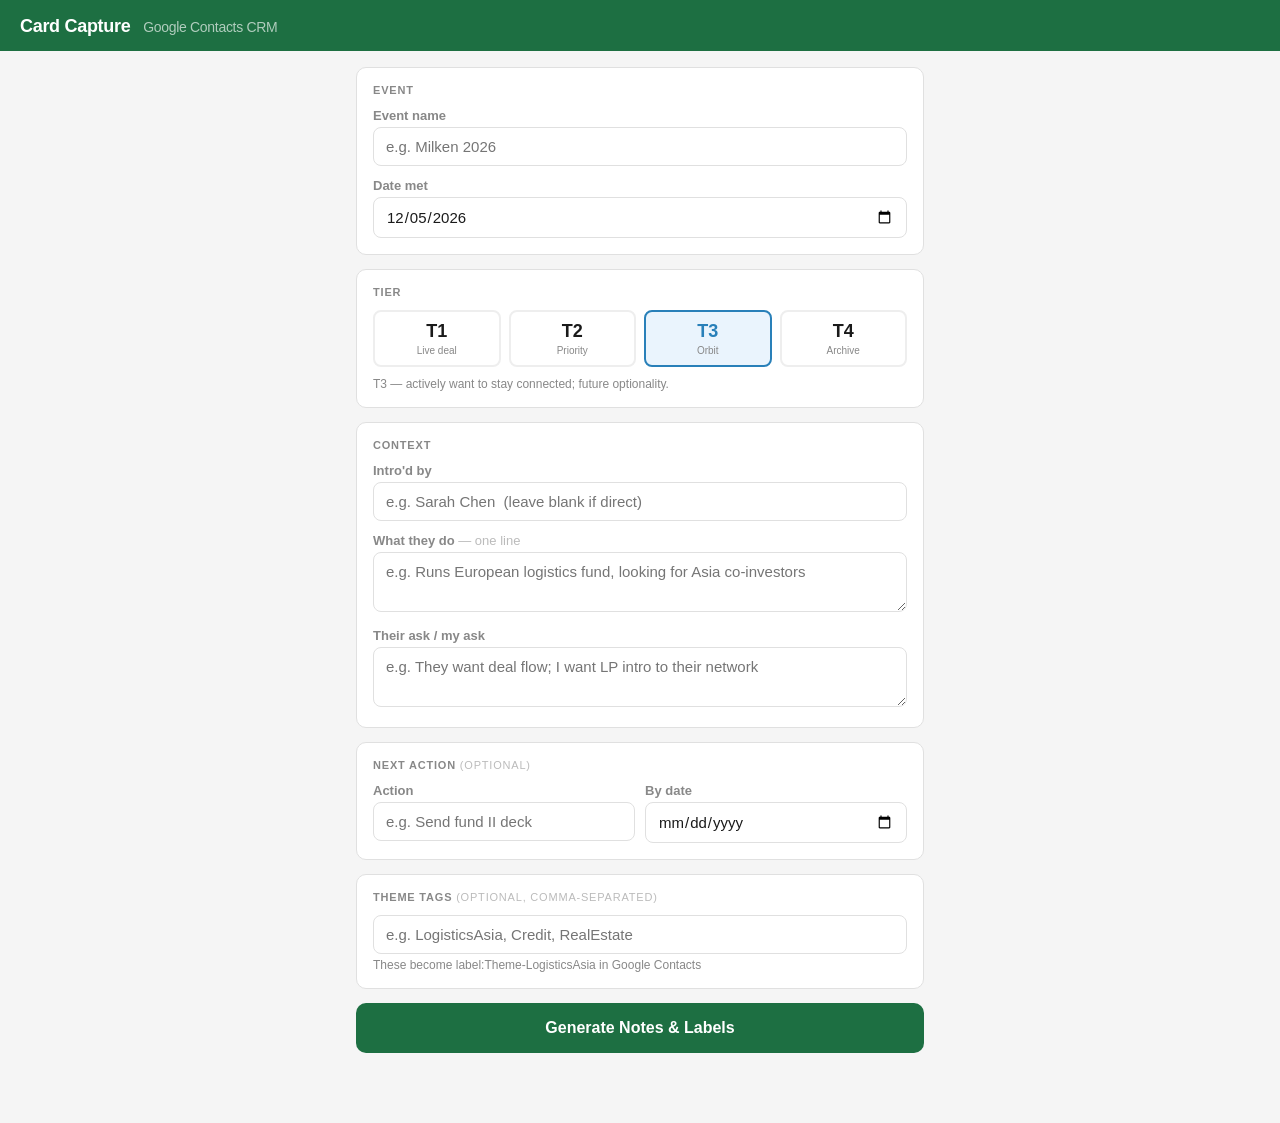
<file: old-crm/capture.html>
<!DOCTYPE html>
<html lang="en">
<head>
<meta charset="UTF-8">
<meta name="viewport" content="width=device-width, initial-scale=1.0, maximum-scale=1.0">
<title>Card Capture</title>
<style>
  * { box-sizing: border-box; margin: 0; padding: 0; }

  :root {
    --bg: #f5f5f5;
    --surface: #ffffff;
    --border: #e0e0e0;
    --text: #1a1a1a;
    --muted: #888;
    --accent: #1d6f42;
    --accent-light: #e8f5ee;
    --t1: #c0392b; --t1-bg: #fdf0ef;
    --t2: #e67e22; --t2-bg: #fef9ec;
    --t3: #2980b9; --t3-bg: #eaf4fd;
    --t4: #888;    --t4-bg: #f5f5f5;
    --radius: 10px;
    --font: -apple-system, BlinkMacSystemFont, "Segoe UI", sans-serif;
  }

  body {
    font-family: var(--font);
    background: var(--bg);
    color: var(--text);
    font-size: 16px;
    min-height: 100vh;
    padding-bottom: 40px;
  }

  header {
    background: var(--accent);
    color: white;
    padding: 16px 20px 14px;
    font-size: 18px;
    font-weight: 600;
    letter-spacing: -0.3px;
  }

  header span { opacity: 0.65; font-weight: 400; font-size: 14px; margin-left: 8px; }

  .container { max-width: 600px; margin: 0 auto; padding: 16px; }

  .card {
    background: var(--surface);
    border: 1px solid var(--border);
    border-radius: var(--radius);
    padding: 16px;
    margin-bottom: 14px;
  }

  .card h2 {
    font-size: 11px;
    font-weight: 700;
    letter-spacing: 0.8px;
    text-transform: uppercase;
    color: var(--muted);
    margin-bottom: 12px;
  }

  label {
    display: block;
    font-size: 13px;
    font-weight: 600;
    color: var(--muted);
    margin-bottom: 4px;
    margin-top: 12px;
  }
  label:first-of-type { margin-top: 0; }

  input, textarea, select {
    width: 100%;
    padding: 10px 12px;
    border: 1.5px solid var(--border);
    border-radius: 8px;
    font-size: 15px;
    font-family: var(--font);
    color: var(--text);
    background: white;
    outline: none;
    transition: border-color 0.15s;
    -webkit-appearance: none;
  }
  input:focus, textarea:focus, select:focus {
    border-color: var(--accent);
  }
  textarea { resize: vertical; min-height: 60px; }

  .tier-grid {
    display: grid;
    grid-template-columns: 1fr 1fr 1fr 1fr;
    gap: 8px;
    margin-top: 0;
  }

  .tier-btn {
    border: 2px solid var(--border);
    border-radius: 8px;
    padding: 10px 6px 8px;
    text-align: center;
    cursor: pointer;
    transition: all 0.15s;
    background: white;
  }
  .tier-btn .tier-label {
    font-size: 18px;
    font-weight: 800;
    display: block;
    line-height: 1;
  }
  .tier-btn .tier-desc {
    font-size: 10px;
    color: var(--muted);
    display: block;
    margin-top: 4px;
    line-height: 1.3;
  }

  .tier-btn[data-tier="1"] { border-color: #eee; }
  .tier-btn[data-tier="1"].active { background: var(--t1-bg); border-color: var(--t1); }
  .tier-btn[data-tier="1"].active .tier-label { color: var(--t1); }

  .tier-btn[data-tier="2"] { border-color: #eee; }
  .tier-btn[data-tier="2"].active { background: var(--t2-bg); border-color: var(--t2); }
  .tier-btn[data-tier="2"].active .tier-label { color: var(--t2); }

  .tier-btn[data-tier="3"] { border-color: #eee; }
  .tier-btn[data-tier="3"].active { background: var(--t3-bg); border-color: var(--t3); }
  .tier-btn[data-tier="3"].active .tier-label { color: var(--t3); }

  .tier-btn[data-tier="4"] { border-color: #eee; }
  .tier-btn[data-tier="4"].active { background: var(--t4-bg); border-color: #aaa; }
  .tier-btn[data-tier="4"].active .tier-label { color: var(--t4); }

  .generate-btn {
    width: 100%;
    background: var(--accent);
    color: white;
    border: none;
    border-radius: 10px;
    padding: 16px;
    font-size: 16px;
    font-weight: 700;
    cursor: pointer;
    margin-bottom: 14px;
    transition: opacity 0.15s;
  }
  .generate-btn:active { opacity: 0.8; }

  .output-card {
    background: #1a1a2e;
    border-radius: var(--radius);
    padding: 16px;
    margin-bottom: 14px;
    display: none;
  }
  .output-card.visible { display: block; }

  .output-card h2 {
    font-size: 11px;
    font-weight: 700;
    letter-spacing: 0.8px;
    text-transform: uppercase;
    color: #888;
    margin-bottom: 12px;
  }

  .notes-output {
    background: #0d1117;
    border-radius: 8px;
    padding: 14px;
    font-family: "SF Mono", "Fira Code", monospace;
    font-size: 13px;
    color: #e6edf3;
    line-height: 1.6;
    white-space: pre-wrap;
    word-break: break-word;
    margin-bottom: 12px;
  }

  .copy-btn {
    width: 100%;
    background: #238636;
    color: white;
    border: none;
    border-radius: 8px;
    padding: 12px;
    font-size: 15px;
    font-weight: 600;
    cursor: pointer;
    transition: background 0.15s;
  }
  .copy-btn.copied { background: #196127; }
  .copy-btn:active { opacity: 0.85; }

  .labels-section {
    margin-top: 14px;
  }
  .labels-section h3 {
    font-size: 11px;
    font-weight: 700;
    letter-spacing: 0.8px;
    text-transform: uppercase;
    color: #888;
    margin-bottom: 10px;
  }

  .label-chips { display: flex; flex-wrap: wrap; gap: 6px; }

  .chip {
    padding: 5px 10px;
    border-radius: 20px;
    font-size: 12px;
    font-weight: 600;
    letter-spacing: 0.2px;
  }
  .chip.tier-t1 { background: #4a1515; color: #ff8a80; }
  .chip.tier-t2 { background: #3d2200; color: #ffb74d; }
  .chip.tier-t3 { background: #0d2137; color: #64b5f6; }
  .chip.tier-t4 { background: #2a2a2a; color: #aaa; }
  .chip.event   { background: #1e2d1e; color: #81c784; }
  .chip.year    { background: #1a1a2e; color: #9575cd; }

  .recent-events {
    margin-top: 6px;
  }
  .recent-events span {
    font-size: 12px;
    color: var(--muted);
    margin-right: 6px;
  }
  .recent-pill {
    display: inline-block;
    background: var(--accent-light);
    color: var(--accent);
    border: none;
    border-radius: 20px;
    padding: 3px 10px;
    font-size: 12px;
    font-weight: 600;
    cursor: pointer;
    margin: 2px 4px 2px 0;
  }

  .field-row {
    display: grid;
    grid-template-columns: 1fr 1fr;
    gap: 10px;
  }

  .hint {
    font-size: 12px;
    color: var(--muted);
    margin-top: 4px;
  }

  hr { border: none; border-top: 1px solid var(--border); margin: 14px 0; }
</style>
</head>
<body>

<header>Card Capture <span>Google Contacts CRM</span></header>

<div class="container">

  <!-- EVENT + DATE -->
  <div class="card">
    <h2>Event</h2>
    <label>Event name</label>
    <input type="text" id="event" placeholder="e.g. Milken 2026" autocomplete="off" list="event-suggestions">
    <datalist id="event-suggestions"></datalist>
    <div class="recent-events" id="recent-events-wrap" style="display:none">
      <span>Recent:</span>
      <span id="recent-event-pills"></span>
    </div>
    <label>Date met</label>
    <input type="date" id="date-met">
  </div>

  <!-- TIER -->
  <div class="card">
    <h2>Tier</h2>
    <div class="tier-grid">
      <div class="tier-btn" data-tier="1" onclick="selectTier(1)">
        <span class="tier-label">T1</span>
        <span class="tier-desc">Live deal</span>
      </div>
      <div class="tier-btn" data-tier="2" onclick="selectTier(2)">
        <span class="tier-label">T2</span>
        <span class="tier-desc">Priority</span>
      </div>
      <div class="tier-btn active" data-tier="3" onclick="selectTier(3)">
        <span class="tier-label">T3</span>
        <span class="tier-desc">Orbit</span>
      </div>
      <div class="tier-btn" data-tier="4" onclick="selectTier(4)">
        <span class="tier-label">T4</span>
        <span class="tier-desc">Archive</span>
      </div>
    </div>
    <p class="hint" id="tier-hint" style="margin-top:10px">T3 — actively want to stay connected; future optionality.</p>
  </div>

  <!-- CONTEXT -->
  <div class="card">
    <h2>Context</h2>
    <label>Intro'd by</label>
    <input type="text" id="intro-by" placeholder="e.g. Sarah Chen  (leave blank if direct)">
    <label>What they do <span style="font-weight:400;color:#bbb">— one line</span></label>
    <textarea id="what-they-do" rows="2" placeholder="e.g. Runs European logistics fund, looking for Asia co-investors"></textarea>
    <label>Their ask / my ask</label>
    <textarea id="ask" rows="2" placeholder="e.g. They want deal flow; I want LP intro to their network"></textarea>
  </div>

  <!-- NEXT ACTION -->
  <div class="card">
    <h2>Next Action <span style="font-size:11px;font-weight:400;color:#bbb">(optional)</span></h2>
    <div class="field-row">
      <div>
        <label>Action</label>
        <input type="text" id="next-action" placeholder="e.g. Send fund II deck">
      </div>
      <div>
        <label>By date</label>
        <input type="date" id="next-date">
      </div>
    </div>
  </div>

  <!-- THEME TAGS -->
  <div class="card">
    <h2>Theme tags <span style="font-size:11px;font-weight:400;color:#bbb">(optional, comma-separated)</span></h2>
    <input type="text" id="themes" placeholder="e.g. LogisticsAsia, Credit, RealEstate">
    <p class="hint">These become label:Theme-LogisticsAsia in Google Contacts</p>
  </div>

  <button class="generate-btn" onclick="generate()">Generate Notes & Labels</button>

  <!-- OUTPUT -->
  <div class="output-card" id="output-section">
    <h2>Paste into Google Contacts → Notes</h2>
    <div class="notes-output" id="notes-output"></div>
    <button class="copy-btn" id="copy-btn" onclick="copyNotes()">Copy to clipboard</button>

    <div class="labels-section">
      <h3>Apply these labels in Google Contacts</h3>
      <div class="label-chips" id="label-chips"></div>
    </div>
  </div>

</div>

<script>
  const TIER_HINTS = {
    1: 'T1 Active — live deal or conversation. Touch every 1–2 weeks.',
    2: 'T2 Priority — referrers, repeat contacts, target clients. Touch monthly.',
    3: 'T3 Orbit — actively want to stay connected; future optionality. Quarterly.',
    4: 'T4 Archive — searchable only, no proactive outreach.'
  };

  let selectedTier = 3;

  // Init date to today
  const today = new Date();
  const yyyy = today.getFullYear();
  const mm = String(today.getMonth() + 1).padStart(2, '0');
  const dd = String(today.getDate()).padStart(2, '0');
  document.getElementById('date-met').value = `${yyyy}-${mm}-${dd}`;

  // Load recent events from localStorage
  function getRecentEvents() {
    try { return JSON.parse(localStorage.getItem('crm_events') || '[]'); } catch { return []; }
  }
  function saveEvent(name) {
    if (!name) return;
    let events = getRecentEvents().filter(e => e !== name);
    events.unshift(name);
    events = events.slice(0, 8);
    localStorage.setItem('crm_events', JSON.stringify(events));
  }
  function renderRecentEvents() {
    const events = getRecentEvents();
    const wrap = document.getElementById('recent-events-wrap');
    const pills = document.getElementById('recent-event-pills');
    const datalist = document.getElementById('event-suggestions');
    if (events.length === 0) { wrap.style.display = 'none'; return; }
    wrap.style.display = 'block';
    pills.innerHTML = events.map(e =>
      `<button class="recent-pill" onclick="useEvent('${e.replace(/'/g, "\\'")}')">${e}</button>`
    ).join('');
    datalist.innerHTML = events.map(e => `<option value="${e}">`).join('');
  }
  function useEvent(name) {
    document.getElementById('event').value = name;
  }
  renderRecentEvents();

  function selectTier(t) {
    selectedTier = t;
    document.querySelectorAll('.tier-btn').forEach(b => b.classList.remove('active'));
    document.querySelector(`.tier-btn[data-tier="${t}"]`).classList.add('active');
    document.getElementById('tier-hint').textContent = TIER_HINTS[t];
  }

  function slugify(str) {
    return str.trim()
      .replace(/[^a-zA-Z0-9\s-]/g, '')
      .replace(/\s+/g, '-')
      .replace(/-+/g, '-');
  }

  function generate() {
    const eventName   = document.getElementById('event').value.trim();
    const dateMet     = document.getElementById('date-met').value || `${yyyy}-${mm}-${dd}`;
    const introBy     = document.getElementById('intro-by').value.trim();
    const whatTheyDo  = document.getElementById('what-they-do').value.trim();
    const ask         = document.getElementById('ask').value.trim();
    const nextAction  = document.getElementById('next-action').value.trim();
    const nextDate    = document.getElementById('next-date').value;
    const themesRaw   = document.getElementById('themes').value.trim();

    if (!eventName) {
      alert('Please enter the event name.');
      document.getElementById('event').focus();
      return;
    }
    if (!whatTheyDo) {
      alert('Please enter what they do — this is the most important context field.');
      document.getElementById('what-they-do').focus();
      return;
    }

    // Build notes line 1
    let contextParts = [];
    if (eventName)  contextParts.push(eventName);
    if (introBy)    contextParts.push(`intro'd by ${introBy}`);
    if (whatTheyDo) contextParts.push(whatTheyDo);
    if (ask)        contextParts.push(ask);
    const line1 = `${dateMet} (met): ${contextParts.join(', ')}`;

    // Build notes line 2 (todo, optional)
    let notesText = line1;
    if (nextAction) {
      const byPart = nextDate ? ` by ${nextDate}` : '';
      notesText += `\n${dateMet} (todo): ${nextAction}${byPart}`;
    }

    // Build labels
    const eventYear = dateMet.slice(0, 4);
    const eventSlug = slugify(eventName);
    const labels = [];
    if (selectedTier <= 3) labels.push({ text: `CRM-T${selectedTier}`, cls: `tier-t${selectedTier}` });
    labels.push({ text: `Event-${eventSlug}`, cls: 'event' });
    labels.push({ text: `Met-${eventYear}`, cls: 'year' });
    const themes = themesRaw ? themesRaw.split(',').map(t => t.trim()).filter(Boolean) : [];
    themes.forEach(t => labels.push({ text: `Theme-${slugify(t)}`, cls: 'event' }));

    // Render
    document.getElementById('notes-output').textContent = notesText;
    const chipsEl = document.getElementById('label-chips');
    chipsEl.innerHTML = labels.map(l =>
      `<span class="chip ${l.cls}">${l.text}</span>`
    ).join('');

    const out = document.getElementById('output-section');
    out.classList.add('visible');
    out.scrollIntoView({ behavior: 'smooth', block: 'start' });

    // Reset copy button
    const copyBtn = document.getElementById('copy-btn');
    copyBtn.textContent = 'Copy to clipboard';
    copyBtn.classList.remove('copied');

    // Save event to recent
    saveEvent(eventName);
    renderRecentEvents();
  }

  function copyNotes() {
    const text = document.getElementById('notes-output').textContent;
    navigator.clipboard.writeText(text).then(() => {
      const btn = document.getElementById('copy-btn');
      btn.textContent = 'Copied!';
      btn.classList.add('copied');
      setTimeout(() => {
        btn.textContent = 'Copy to clipboard';
        btn.classList.remove('copied');
      }, 2500);
    }).catch(() => {
      // Fallback for older mobile browsers
      const el = document.createElement('textarea');
      el.value = text;
      el.style.position = 'fixed';
      el.style.opacity = '0';
      document.body.appendChild(el);
      el.focus(); el.select();
      document.execCommand('copy');
      document.body.removeChild(el);
      const btn = document.getElementById('copy-btn');
      btn.textContent = 'Copied!';
      btn.classList.add('copied');
      setTimeout(() => {
        btn.textContent = 'Copy to clipboard';
        btn.classList.remove('copied');
      }, 2500);
    });
  }

  // Allow Enter in single-line fields to jump to next
  document.querySelectorAll('input').forEach(input => {
    input.addEventListener('keydown', e => {
      if (e.key === 'Enter') {
        e.preventDefault();
        const inputs = [...document.querySelectorAll('input, textarea')];
        const idx = inputs.indexOf(input);
        if (idx < inputs.length - 1) inputs[idx + 1].focus();
      }
    });
  });
</script>
</body>
</html>
</file>
<file: app/css/app.css>
/* Design system variables */
:root {
  --bg: #f5f5f5;
  --surface: #ffffff;
  --border: #e0e0e0;
  --text: #1a1a1a;
  --text-muted: #888888;
  --accent: #1d6f42;
  --accent-light: #e8f5ee;
  --t1: #c0392b;  --t1-bg: #fdf0ef;
  --t2: #e67e22;  --t2-bg: #fef9ec;
  --t3: #2980b9;  --t3-bg: #eaf4fd;
  --t4: #888888;  --t4-bg: #f5f5f5;
  --danger: #e74c3c;
  --radius: 12px;
  --radius-sm: 8px;
  --shadow: 0 2px 8px rgba(0,0,0,0.08);
  --font: -apple-system, BlinkMacSystemFont, "Segoe UI", sans-serif;
  --top-bar-h: 52px;
  --bottom-nav-h: 64px;
}

*, *::before, *::after { box-sizing: border-box; margin: 0; padding: 0; }

html, body {
  height: 100%;
  font-family: var(--font);
  background: var(--bg);
  color: var(--text);
  -webkit-tap-highlight-color: transparent;
  overscroll-behavior: none;
}

/* Top Bar */
.top-bar {
  position: fixed;
  top: 0; left: 0; right: 0;
  height: var(--top-bar-h);
  background: var(--surface);
  border-bottom: 1px solid var(--border);
  display: flex;
  align-items: center;
  justify-content: space-between;
  padding: 0 16px;
  padding-top: env(safe-area-inset-top);
  z-index: 100;
}

.app-title {
  font-size: 17px;
  font-weight: 700;
  color: var(--accent);
  letter-spacing: -0.3px;
}

.top-bar-right {
  display: flex;
  align-items: center;
  gap: 12px;
}

.sync-dot {
  width: 10px;
  height: 10px;
  border-radius: 50%;
  background: var(--accent);
  transition: background 0.3s;
}
.sync-dot.yellow { background: #f39c12; }
.sync-dot.grey   { background: #bbb; }

.icon-btn {
  background: none;
  border: none;
  cursor: pointer;
  padding: 4px;
  color: var(--text-muted);
  display: flex;
  align-items: center;
}

/* Floating Status Bar */
.status-bar {
  position: fixed;
  top: calc(var(--top-bar-h) + env(safe-area-inset-top) + 8px);
  left: 16px; right: 16px;
  background: var(--surface);
  border: 1px solid var(--border);
  border-radius: var(--radius);
  box-shadow: var(--shadow);
  padding: 10px 14px 8px;
  z-index: 99;
}

.status-bar-content {
  display: flex;
  align-items: center;
  gap: 10px;
  font-size: 14px;
  color: var(--text);
  margin-bottom: 6px;
}

.status-bar-progress {
  height: 4px;
  background: var(--border);
  border-radius: 2px;
  overflow: hidden;
}

.status-bar-fill {
  height: 100%;
  background: var(--accent);
  border-radius: 2px;
  transition: width 0.3s ease;
}

/* Spinner */
.spinner {
  width: 16px; height: 16px;
  border: 2px solid var(--border);
  border-top-color: var(--accent);
  border-radius: 50%;
  animation: spin 0.8s linear infinite;
  flex-shrink: 0;
}
@keyframes spin { to { transform: rotate(360deg); } }

/* Screens */
.screens {
  position: fixed;
  top: calc(var(--top-bar-h) + env(safe-area-inset-top));
  bottom: calc(var(--bottom-nav-h) + env(safe-area-inset-bottom));
  left: 0; right: 0;
  overflow: hidden;
}

.screen {
  position: absolute;
  inset: 0;
  overflow-y: auto;
  -webkit-overflow-scrolling: touch;
  display: none;
  background: var(--bg);
}

.screen.active { display: block; }

/* Bottom Nav */
.bottom-nav {
  position: fixed;
  bottom: 0; left: 0; right: 0;
  height: calc(var(--bottom-nav-h) + env(safe-area-inset-bottom));
  padding-bottom: env(safe-area-inset-bottom);
  background: var(--surface);
  border-top: 1px solid var(--border);
  display: flex;
  align-items: center;
  z-index: 100;
}

.nav-btn {
  flex: 1;
  display: flex;
  flex-direction: column;
  align-items: center;
  justify-content: center;
  gap: 3px;
  background: none;
  border: none;
  cursor: pointer;
  padding: 8px 0 4px;
  color: var(--text-muted);
  font-size: 11px;
  font-family: var(--font);
  transition: color 0.15s;
  min-width: 0;
}

.nav-btn.active { color: var(--accent); }
.nav-btn:active { opacity: 0.7; }

.nav-btn-capture {
  position: relative;
  color: var(--accent);
  padding-top: 4px;
}

.capture-btn-circle {
  width: 44px; height: 44px;
  background: var(--accent);
  border-radius: 50%;
  display: flex;
  align-items: center;
  justify-content: center;
  color: #fff;
  box-shadow: 0 2px 8px rgba(29, 111, 66, 0.4);
  flex-shrink: 0;
}

/* Utility classes */
.card {
  background: var(--surface);
  border-radius: var(--radius);
  box-shadow: var(--shadow);
  padding: 16px;
}

.btn {
  display: inline-flex;
  align-items: center;
  justify-content: center;
  gap: 6px;
  padding: 12px 20px;
  border-radius: var(--radius-sm);
  border: none;
  font-size: 15px;
  font-family: var(--font);
  font-weight: 600;
  cursor: pointer;
  transition: opacity 0.15s;
}
.btn:active { opacity: 0.75; }
.btn:disabled { opacity: 0.4; cursor: not-allowed; }

.btn-primary  { background: var(--accent); color: #fff; }
.btn-secondary { background: var(--surface); color: var(--text); border: 1px solid var(--border); }
.btn-danger   { background: var(--danger); color: #fff; }
.btn-ghost    { background: transparent; color: var(--accent); font-weight: 500; }
.btn-full     { width: 100%; }

.tier-chip {
  display: inline-block;
  padding: 2px 8px;
  border-radius: 20px;
  font-size: 12px;
  font-weight: 700;
  line-height: 1.6;
}
.tier-chip.t1 { color: var(--t1); background: var(--t1-bg); }
.tier-chip.t2 { color: var(--t2); background: var(--t2-bg); }
.tier-chip.t3 { color: var(--t3); background: var(--t3-bg); }
.tier-chip.t4 { color: var(--t4); background: var(--t4-bg); }

.form-group {
  margin-bottom: 14px;
}

.form-label {
  display: block;
  font-size: 12px;
  font-weight: 600;
  color: var(--text-muted);
  text-transform: uppercase;
  letter-spacing: 0.5px;
  margin-bottom: 6px;
}

.form-input {
  width: 100%;
  padding: 10px 12px;
  border: 1px solid var(--border);
  border-radius: var(--radius-sm);
  font-size: 15px;
  font-family: var(--font);
  background: var(--surface);
  color: var(--text);
  outline: none;
  transition: border-color 0.15s;
}
.form-input:focus { border-color: var(--accent); }

.section-title {
  font-size: 13px;
  font-weight: 700;
  color: var(--text-muted);
  text-transform: uppercase;
  letter-spacing: 0.6px;
  padding: 20px 16px 8px;
}

.divider {
  height: 1px;
  background: var(--border);
  margin: 0 16px;
}

.toast {
  position: fixed;
  bottom: calc(var(--bottom-nav-h) + env(safe-area-inset-bottom) + 12px);
  left: 50%;
  transform: translateX(-50%) translateY(10px);
  background: #333;
  color: #fff;
  padding: 10px 18px;
  border-radius: 20px;
  font-size: 14px;
  white-space: nowrap;
  opacity: 0;
  transition: opacity 0.2s, transform 0.2s;
  z-index: 200;
  pointer-events: none;
}
.toast.show { opacity: 1; transform: translateX(-50%) translateY(0); }

.empty-state {
  text-align: center;
  padding: 60px 24px;
  color: var(--text-muted);
}
.empty-state svg { margin-bottom: 12px; opacity: 0.3; }
.empty-state p { font-size: 15px; }

/* Avatar initial circle */
.avatar {
  width: 40px; height: 40px;
  border-radius: 50%;
  background: var(--accent-light);
  color: var(--accent);
  display: flex;
  align-items: center;
  justify-content: center;
  font-size: 16px;
  font-weight: 700;
  flex-shrink: 0;
}

/* Modal backdrop */
.modal-backdrop {
  position: fixed;
  inset: 0;
  background: rgba(0,0,0,0.5);
  z-index: 150;
  display: flex;
  align-items: flex-end;
}

.modal-sheet {
  background: var(--surface);
  border-radius: var(--radius) var(--radius) 0 0;
  width: 100%;
  max-height: 85vh;
  overflow-y: auto;
  padding: 16px;
  padding-bottom: calc(16px + env(safe-area-inset-bottom));
}

.modal-handle {
  width: 36px; height: 4px;
  background: var(--border);
  border-radius: 2px;
  margin: 0 auto 16px;
}

.modal-title {
  font-size: 17px;
  font-weight: 700;
  margin-bottom: 16px;
  text-align: center;
}
</file>
<file: app/css/capture.css>
/* Capture & Detection screens */

/* Session banner */
.session-banner {
  background: var(--accent-light);
  border-bottom: 1px solid #c8e6d8;
  padding: 10px 16px;
  font-size: 13px;
  color: var(--accent);
  font-weight: 600;
  display: flex;
  align-items: center;
  gap: 8px;
}

.session-banner .no-session {
  color: var(--text-muted);
  font-weight: 400;
}

/* Capture tabs */
.tab-bar {
  display: flex;
  border-bottom: 1px solid var(--border);
  background: var(--surface);
}

.tab-btn {
  flex: 1;
  padding: 12px;
  background: none;
  border: none;
  border-bottom: 2px solid transparent;
  font-size: 14px;
  font-weight: 600;
  color: var(--text-muted);
  cursor: pointer;
  font-family: var(--font);
  transition: color 0.15s, border-color 0.15s;
}

.tab-btn.active {
  color: var(--accent);
  border-bottom-color: var(--accent);
}

/* Camera / Library input areas */
.capture-area {
  padding: 24px 16px;
}

.photo-input-btn {
  width: 100%;
  border: 2px dashed var(--border);
  border-radius: var(--radius);
  padding: 48px 24px;
  display: flex;
  flex-direction: column;
  align-items: center;
  gap: 12px;
  background: var(--surface);
  cursor: pointer;
  color: var(--text-muted);
  font-family: var(--font);
}

.photo-input-btn svg { color: var(--accent); opacity: 0.7; }
.photo-input-btn span { font-size: 15px; font-weight: 600; color: var(--accent); }
.photo-input-btn small { font-size: 13px; }

.photo-input-btn:active { opacity: 0.75; }

/* Photo queue */
.photo-queue {
  padding: 16px;
  border-top: 1px solid var(--border);
}

.queue-header {
  display: flex;
  justify-content: space-between;
  align-items: center;
  margin-bottom: 12px;
}

.queue-count {
  font-size: 13px;
  font-weight: 700;
  color: var(--text-muted);
  text-transform: uppercase;
  letter-spacing: 0.5px;
}

.queue-strip {
  display: flex;
  gap: 8px;
  overflow-x: auto;
  padding-bottom: 4px;
  margin-bottom: 16px;
  -webkit-overflow-scrolling: touch;
}

.queue-thumb {
  position: relative;
  flex-shrink: 0;
  width: 72px; height: 72px;
  border-radius: var(--radius-sm);
  overflow: hidden;
  background: var(--border);
}

.queue-thumb img {
  width: 100%; height: 100%;
  object-fit: cover;
}

.queue-thumb-remove {
  position: absolute;
  top: 3px; right: 3px;
  width: 20px; height: 20px;
  background: rgba(0,0,0,0.6);
  color: #fff;
  border: none;
  border-radius: 50%;
  font-size: 13px;
  line-height: 1;
  cursor: pointer;
  display: flex;
  align-items: center;
  justify-content: center;
}

/* Detection screen */
.detection-container {
  position: relative;
  background: #000;
}

.detection-image-wrap {
  position: relative;
  display: inline-block;
  width: 100%;
}

.detection-image-wrap img {
  width: 100%;
  display: block;
}

.detection-canvas {
  position: absolute;
  top: 0; left: 0;
  width: 100%; height: 100%;
  pointer-events: none;
}

.detection-actions {
  padding: 16px;
  background: var(--surface);
  border-top: 1px solid var(--border);
}

.detection-card-list {
  padding: 12px 16px;
  background: var(--bg);
  display: flex;
  flex-direction: column;
  gap: 8px;
}

.detection-card-item {
  display: flex;
  align-items: center;
  gap: 12px;
  background: var(--surface);
  border-radius: var(--radius-sm);
  padding: 8px 12px;
  border: 2px solid var(--border);
}

.detection-card-item.accepted { border-color: var(--accent); }
.detection-card-item.rejected { border-color: var(--danger); opacity: 0.5; }

.detection-card-thumb {
  width: 56px; height: 36px;
  object-fit: cover;
  border-radius: 4px;
  background: var(--border);
  flex-shrink: 0;
}

.detection-card-num {
  font-size: 13px;
  font-weight: 700;
  color: var(--text-muted);
  flex: 1;
}

.detection-toggle-btns {
  display: flex;
  gap: 6px;
}

.detection-toggle-btns button {
  padding: 5px 10px;
  border-radius: 6px;
  border: 1px solid var(--border);
  font-size: 12px;
  font-weight: 600;
  cursor: pointer;
  background: var(--bg);
  font-family: var(--font);
}

.detection-toggle-btns button.accept { color: var(--accent); border-color: var(--accent); background: var(--accent-light); }
.detection-toggle-btns button.reject { color: var(--danger); border-color: var(--danger); background: #fdf0ef; }
</file>
<file: app/css/components.css>
/* Reusable UI components */

/* Contact row */
.contact-row {
  display: flex;
  align-items: center;
  gap: 12px;
  padding: 12px 16px;
  background: var(--surface);
  border-bottom: 1px solid var(--border);
  cursor: pointer;
  -webkit-user-select: none;
}

.contact-row:active { background: var(--bg); }

.contact-row-info { flex: 1; min-width: 0; }

.contact-row-name {
  font-size: 15px;
  font-weight: 600;
  color: var(--text);
  white-space: nowrap;
  overflow: hidden;
  text-overflow: ellipsis;
}

.contact-row-sub {
  font-size: 13px;
  color: var(--text-muted);
  white-space: nowrap;
  overflow: hidden;
  text-overflow: ellipsis;
  margin-top: 2px;
}

.contact-row-right {
  display: flex;
  flex-direction: column;
  align-items: flex-end;
  gap: 4px;
  flex-shrink: 0;
}

/* Search bar */
.search-bar {
  padding: 10px 16px;
  background: var(--surface);
  border-bottom: 1px solid var(--border);
  position: sticky;
  top: 0;
  z-index: 10;
}

.search-input-wrap {
  position: relative;
}

.search-input-wrap svg {
  position: absolute;
  left: 10px;
  top: 50%;
  transform: translateY(-50%);
  color: var(--text-muted);
  pointer-events: none;
}

.search-input {
  width: 100%;
  padding: 9px 12px 9px 36px;
  border: 1px solid var(--border);
  border-radius: 20px;
  font-size: 15px;
  font-family: var(--font);
  background: var(--bg);
  outline: none;
}

/* Filter chips */
.filter-chips {
  display: flex;
  gap: 8px;
  padding: 8px 16px;
  overflow-x: auto;
  background: var(--surface);
  border-bottom: 1px solid var(--border);
  -webkit-overflow-scrolling: touch;
  scrollbar-width: none;
}
.filter-chips::-webkit-scrollbar { display: none; }

.filter-chip {
  flex-shrink: 0;
  padding: 5px 14px;
  border-radius: 20px;
  border: 1px solid var(--border);
  background: var(--bg);
  font-size: 13px;
  font-weight: 600;
  color: var(--text-muted);
  cursor: pointer;
  font-family: var(--font);
  white-space: nowrap;
}

.filter-chip.active {
  background: var(--accent);
  color: #fff;
  border-color: var(--accent);
}

/* Confirm card form */
.confirm-card {
  padding: 16px;
  display: flex;
  flex-direction: column;
  gap: 12px;
}

.confirm-card-image {
  width: 100%;
  border-radius: var(--radius);
  overflow: hidden;
  background: #eee;
}

.confirm-card-image img {
  width: 100%;
  display: block;
  max-height: 200px;
  object-fit: contain;
}

.add-back-btn {
  width: 100%;
  padding: 8px;
  border: 1px dashed var(--border);
  border-radius: var(--radius-sm);
  background: none;
  color: var(--accent);
  font-size: 13px;
  font-weight: 600;
  cursor: pointer;
  font-family: var(--font);
  text-align: center;
}

.progress-dots {
  display: flex;
  align-items: center;
  justify-content: space-between;
  padding: 4px 0;
}

.progress-dots-label {
  font-size: 13px;
  color: var(--text-muted);
  font-weight: 600;
}

.progress-dots-row {
  display: flex;
  gap: 6px;
}

.progress-dot {
  width: 8px; height: 8px;
  border-radius: 50%;
  background: var(--border);
}
.progress-dot.done { background: var(--accent); }
.progress-dot.current { background: var(--accent); width: 20px; border-radius: 4px; }

.confirm-fields {
  background: var(--surface);
  border-radius: var(--radius);
  overflow: hidden;
  border: 1px solid var(--border);
}

.confirm-field-row {
  display: flex;
  align-items: center;
  border-bottom: 1px solid var(--border);
  padding: 0 12px;
}

.confirm-field-row:last-child { border-bottom: none; }

.confirm-field-label {
  font-size: 12px;
  font-weight: 700;
  color: var(--text-muted);
  width: 72px;
  flex-shrink: 0;
  text-transform: uppercase;
  letter-spacing: 0.4px;
}

.confirm-field-input {
  flex: 1;
  border: none;
  outline: none;
  padding: 11px 0;
  font-size: 15px;
  font-family: var(--font);
  color: var(--text);
  background: transparent;
}

/* Context section */
.context-section {
  background: var(--surface);
  border-radius: var(--radius);
  border: 1px solid var(--border);
  overflow: hidden;
}

.context-toggle {
  width: 100%;
  display: flex;
  align-items: center;
  justify-content: space-between;
  padding: 12px 14px;
  background: none;
  border: none;
  font-family: var(--font);
  font-size: 14px;
  font-weight: 600;
  color: var(--text);
  cursor: pointer;
}

.context-toggle-arrow {
  transition: transform 0.2s;
  color: var(--text-muted);
}
.context-toggle.open .context-toggle-arrow { transform: rotate(180deg); }

.context-body {
  padding: 12px 14px;
  border-top: 1px solid var(--border);
  display: none;
}
.context-body.open { display: block; }

/* Tier selector */
.tier-selector {
  display: flex;
  gap: 8px;
  margin-bottom: 12px;
}

.tier-btn {
  flex: 1;
  padding: 7px 0;
  border-radius: var(--radius-sm);
  border: 2px solid var(--border);
  background: var(--bg);
  font-family: var(--font);
  font-size: 13px;
  font-weight: 700;
  cursor: pointer;
  color: var(--text-muted);
}

.tier-btn.t1.active { background: var(--t1-bg); color: var(--t1); border-color: var(--t1); }
.tier-btn.t2.active { background: var(--t2-bg); color: var(--t2); border-color: var(--t2); }
.tier-btn.t3.active { background: var(--t3-bg); color: var(--t3); border-color: var(--t3); }
.tier-btn.t4.active { background: var(--t4-bg); color: var(--t4); border-color: var(--t4); }

/* Settings list */
.settings-list {
  background: var(--surface);
  border-radius: var(--radius);
  overflow: hidden;
  border: 1px solid var(--border);
  margin: 0 16px;
}

.settings-row {
  display: flex;
  align-items: center;
  justify-content: space-between;
  padding: 14px 16px;
  border-bottom: 1px solid var(--border);
  cursor: pointer;
}

.settings-row:last-child { border-bottom: none; }
.settings-row:active { background: var(--bg); }

.settings-row-label {
  font-size: 15px;
  color: var(--text);
}

.settings-row-value {
  font-size: 14px;
  color: var(--text-muted);
}

.settings-row-arrow {
  color: var(--text-muted);
  margin-left: 8px;
}

/* Chip multi-input */
.chip-input-wrap {
  display: flex;
  flex-wrap: wrap;
  gap: 6px;
  align-items: center;
  padding: 8px 0;
}

.chip {
  display: inline-flex;
  align-items: center;
  gap: 4px;
  background: var(--accent-light);
  color: var(--accent);
  border-radius: 20px;
  padding: 3px 10px;
  font-size: 13px;
  font-weight: 600;
}

.chip-remove {
  background: none;
  border: none;
  color: var(--accent);
  cursor: pointer;
  font-size: 15px;
  line-height: 1;
  padding: 0 0 0 2px;
}

.chip-add-btn {
  background: none;
  border: 1px dashed var(--accent);
  color: var(--accent);
  border-radius: 20px;
  padding: 3px 10px;
  font-size: 13px;
  font-weight: 600;
  cursor: pointer;
  font-family: var(--font);
}

/* Session summary */
.summary-list {
  padding: 0 16px;
  display: flex;
  flex-direction: column;
  gap: 8px;
}

.summary-row {
  display: flex;
  align-items: center;
  justify-content: space-between;
  background: var(--surface);
  border-radius: var(--radius-sm);
  padding: 10px 12px;
  border: 1px solid var(--border);
}

.summary-row-left { flex: 1; min-width: 0; }
.summary-row-name { font-size: 14px; font-weight: 600; }
.summary-row-company { font-size: 12px; color: var(--text-muted); margin-top: 2px; }

/* Home screen recent sessions */
.session-row {
  display: flex;
  align-items: center;
  justify-content: space-between;
  padding: 12px 16px;
  background: var(--surface);
  border-bottom: 1px solid var(--border);
  cursor: pointer;
}

.session-row:active { background: var(--bg); }

.session-row-info { flex: 1; }
.session-row-name { font-size: 15px; font-weight: 600; }
.session-row-meta { font-size: 13px; color: var(--text-muted); margin-top: 2px; }
.session-row-count {
  font-size: 13px;
  color: var(--text-muted);
  background: var(--bg);
  border-radius: 12px;
  padding: 3px 10px;
  font-weight: 600;
}
</file>
<file: docs/css/app.css>
/* Design system variables — light (default) */
:root,
[data-theme="light"] {
  --bg: #f5f5f5;
  --surface: #ffffff;
  --border: #e0e0e0;
  --text: #1a1a1a;
  --text-muted: #888888;
  --accent: #1d6f42;
  --accent-light: #e8f5ee;
  --t1: #c0392b;  --t1-bg: #fdf0ef;
  --t2: #e67e22;  --t2-bg: #fef9ec;
  --t3: #2980b9;  --t3-bg: #eaf4fd;
  --t4: #888888;  --t4-bg: #f0f0f0;
  --danger: #e74c3c;
  --shadow: 0 2px 8px rgba(0,0,0,0.08);
}

/* Dark theme */
[data-theme="dark"] {
  --bg: #111111;
  --surface: #1e1e1e;
  --border: #2e2e2e;
  --text: #f0f0f0;
  --text-muted: #888888;
  --accent: #2ecc71;
  --accent-light: #0d2b1a;
  --t1: #e74c3c;  --t1-bg: #2b1010;
  --t2: #e67e22;  --t2-bg: #2b1d0a;
  --t3: #3498db;  --t3-bg: #0a1e2b;
  --t4: #888888;  --t4-bg: #1a1a1a;
  --danger: #e74c3c;
  --shadow: 0 2px 8px rgba(0,0,0,0.4);
}

:root {
  --radius: 12px;
  --radius-sm: 8px;
  --font: -apple-system, BlinkMacSystemFont, "Segoe UI", sans-serif;
  --top-bar-h: 52px;
  --bottom-nav-h: 64px;
}

*, *::before, *::after { box-sizing: border-box; margin: 0; padding: 0; }

html, body {
  height: 100%;
  font-family: var(--font);
  background: var(--bg);
  color: var(--text);
  -webkit-tap-highlight-color: transparent;
  overscroll-behavior: none;
}

/* Top Bar */
.top-bar {
  position: fixed;
  top: 0; left: 0; right: 0;
  height: var(--top-bar-h);
  background: var(--surface);
  border-bottom: 1px solid var(--border);
  display: flex;
  align-items: center;
  justify-content: space-between;
  padding: 0 16px;
  padding-top: env(safe-area-inset-top);
  z-index: 100;
}

.app-title {
  font-size: 17px;
  font-weight: 700;
  color: var(--accent);
  letter-spacing: -0.3px;
}

.top-bar-right {
  display: flex;
  align-items: center;
  gap: 12px;
}

.sync-dot {
  width: 10px;
  height: 10px;
  border-radius: 50%;
  background: var(--accent);
  transition: background 0.3s;
}
.sync-dot.yellow { background: #f39c12; }
.sync-dot.grey   { background: #bbb; }

.icon-btn {
  background: none;
  border: none;
  cursor: pointer;
  padding: 4px;
  color: var(--text-muted);
  display: flex;
  align-items: center;
}

/* Floating Status Bar */
.status-bar {
  position: fixed;
  top: calc(var(--top-bar-h) + env(safe-area-inset-top) + 8px);
  left: 16px; right: 16px;
  background: var(--surface);
  border: 1px solid var(--border);
  border-radius: var(--radius);
  box-shadow: var(--shadow);
  padding: 10px 14px 8px;
  z-index: 99;
}

.status-bar-content {
  display: flex;
  align-items: center;
  gap: 10px;
  font-size: 14px;
  color: var(--text);
  margin-bottom: 6px;
}

.status-bar-progress {
  height: 4px;
  background: var(--border);
  border-radius: 2px;
  overflow: hidden;
}

.status-bar-fill {
  height: 100%;
  background: var(--accent);
  border-radius: 2px;
  transition: width 0.3s ease;
}

/* Spinner */
.spinner {
  width: 16px; height: 16px;
  border: 2px solid var(--border);
  border-top-color: var(--accent);
  border-radius: 50%;
  animation: spin 0.8s linear infinite;
  flex-shrink: 0;
}
@keyframes spin { to { transform: rotate(360deg); } }

/* Screens */
.screens {
  position: fixed;
  top: calc(var(--top-bar-h) + env(safe-area-inset-top));
  bottom: calc(var(--bottom-nav-h) + env(safe-area-inset-bottom));
  left: 0; right: 0;
  overflow: hidden;
}

.screen {
  position: absolute;
  inset: 0;
  overflow-y: auto;
  -webkit-overflow-scrolling: touch;
  display: none;
  background: var(--bg);
}

.screen.active { display: block; }

/* Bottom Nav */
.bottom-nav {
  position: fixed;
  bottom: 0; left: 0; right: 0;
  height: calc(var(--bottom-nav-h) + env(safe-area-inset-bottom));
  padding-bottom: env(safe-area-inset-bottom);
  background: var(--surface);
  border-top: 1px solid var(--border);
  display: flex;
  align-items: center;
  z-index: 100;
}

.nav-btn {
  flex: 1;
  display: flex;
  flex-direction: column;
  align-items: center;
  justify-content: center;
  gap: 3px;
  background: none;
  border: none;
  cursor: pointer;
  padding: 8px 0 4px;
  color: var(--text-muted);
  font-size: 11px;
  font-family: var(--font);
  transition: color 0.15s;
  min-width: 0;
}

.nav-btn.active { color: var(--accent); }
.nav-btn:active { opacity: 0.7; }

.nav-btn-capture {
  position: relative;
  color: var(--accent);
  padding-top: 0;
  /* Elevate the circle above the nav bar so it reads as the primary action */
  margin-top: -22px;
  font-weight: 600;
}

.capture-btn-circle {
  width: 56px; height: 56px;
  background: var(--accent);
  border-radius: 50%;
  display: flex;
  align-items: center;
  justify-content: center;
  color: #fff;
  box-shadow: 0 4px 12px rgba(29, 111, 66, 0.45), 0 0 0 4px var(--surface);
  flex-shrink: 0;
  margin-bottom: 2px;
  transition: transform 0.15s;
}

.nav-btn-capture:active .capture-btn-circle {
  transform: scale(0.94);
}

/* Utility classes */
.card {
  background: var(--surface);
  border-radius: var(--radius);
  box-shadow: var(--shadow);
  padding: 16px;
}

.btn {
  display: inline-flex;
  align-items: center;
  justify-content: center;
  gap: 6px;
  padding: 12px 20px;
  border-radius: var(--radius-sm);
  border: none;
  font-size: 15px;
  font-family: var(--font);
  font-weight: 600;
  cursor: pointer;
  transition: opacity 0.15s;
}
.btn:active { opacity: 0.75; }
.btn:disabled { opacity: 0.4; cursor: not-allowed; }

.btn-primary  { background: var(--accent); color: #fff; }
.btn-secondary { background: var(--surface); color: var(--text); border: 1px solid var(--border); }
.btn-danger   { background: var(--danger); color: #fff; }
.btn-ghost    { background: transparent; color: var(--accent); font-weight: 500; }
.btn-full     { width: 100%; }

.tier-chip {
  display: inline-block;
  padding: 2px 8px;
  border-radius: 20px;
  font-size: 12px;
  font-weight: 700;
  line-height: 1.6;
}
.tier-chip.t1 { color: var(--t1); background: var(--t1-bg); }
.tier-chip.t2 { color: var(--t2); background: var(--t2-bg); }
.tier-chip.t3 { color: var(--t3); background: var(--t3-bg); }
.tier-chip.t4 { color: var(--t4); background: var(--t4-bg); }

.form-group {
  margin-bottom: 14px;
}

.form-label {
  display: block;
  font-size: 12px;
  font-weight: 600;
  color: var(--text-muted);
  text-transform: uppercase;
  letter-spacing: 0.5px;
  margin-bottom: 6px;
}

.form-input {
  width: 100%;
  padding: 10px 12px;
  border: 1px solid var(--border);
  border-radius: var(--radius-sm);
  font-size: 15px;
  font-family: var(--font);
  background: var(--surface);
  color: var(--text);
  outline: none;
  transition: border-color 0.15s;
}
.form-input:focus { border-color: var(--accent); }

.section-title {
  font-size: 13px;
  font-weight: 700;
  color: var(--text-muted);
  text-transform: uppercase;
  letter-spacing: 0.6px;
  padding: 20px 16px 8px;
}

.divider {
  height: 1px;
  background: var(--border);
  margin: 0 16px;
}

.toast {
  position: fixed;
  bottom: calc(var(--bottom-nav-h) + env(safe-area-inset-bottom) + 12px);
  left: 50%;
  transform: translateX(-50%) translateY(10px);
  background: #333;
  color: #fff;
  padding: 10px 18px;
  border-radius: 20px;
  font-size: 14px;
  white-space: nowrap;
  opacity: 0;
  transition: opacity 0.2s, transform 0.2s;
  z-index: 200;
  pointer-events: none;
}
.toast.show { opacity: 1; transform: translateX(-50%) translateY(0); }

.empty-state {
  text-align: center;
  padding: 60px 24px;
  color: var(--text-muted);
}
.empty-state svg { margin-bottom: 12px; opacity: 0.3; }
.empty-state p { font-size: 15px; }

/* Avatar initial circle */
.avatar {
  width: 40px; height: 40px;
  border-radius: 50%;
  background: var(--accent-light);
  color: var(--accent);
  display: flex;
  align-items: center;
  justify-content: center;
  font-size: 16px;
  font-weight: 700;
  flex-shrink: 0;
}

/* Modal backdrop */
.modal-backdrop {
  position: fixed;
  inset: 0;
  background: rgba(0,0,0,0.5);
  z-index: 150;
  display: flex;
  align-items: flex-end;
}

.modal-sheet {
  background: var(--surface);
  border-radius: var(--radius) var(--radius) 0 0;
  width: 100%;
  max-height: 85vh;
  overflow-y: auto;
  padding: 16px;
  padding-bottom: calc(16px + env(safe-area-inset-bottom));
}

.modal-handle {
  width: 36px; height: 4px;
  background: var(--border);
  border-radius: 2px;
  margin: 0 auto 16px;
}

.modal-title {
  font-size: 17px;
  font-weight: 700;
  margin-bottom: 16px;
  text-align: center;
}
</file>
<file: docs/css/capture.css>
/* Capture & Detection screens */

/* ═══════════════════════════════════════════════════════════════════════════
 * LIVE CAMERA OVERLAY
 * Covers the entire screen (above top-bar and bottom-nav) when active.
 * ═══════════════════════════════════════════════════════════════════════════ */

/* Hide app chrome while camera is open */
body.camera-active .top-bar,
body.camera-active .bottom-nav,
body.camera-active .status-bar {
  display: none !important;
}

/* Full-screen overlay */
.cam-overlay {
  position: fixed;
  inset: 0;
  z-index: 200;
  background: #000;
  display: flex;
  flex-direction: column;
  /* Respect notch / Dynamic Island */
  padding-top: env(safe-area-inset-top);
  padding-bottom: env(safe-area-inset-bottom);
}

/* Flash animation on shutter */
.cam-overlay.cam-flash::after {
  content: '';
  position: absolute;
  inset: 0;
  background: #fff;
  opacity: 0.65;
  pointer-events: none;
  animation: cam-flash-anim 0.18s ease-out forwards;
  z-index: 10;
}
@keyframes cam-flash-anim {
  0%   { opacity: 0.65; }
  100% { opacity: 0; }
}

/* ── Top bar ─────────────────────────────────────────────────────────────── */
.cam-top {
  display: flex;
  align-items: center;
  justify-content: space-between;
  padding: 10px 16px 8px;
  background: linear-gradient(to bottom, rgba(0,0,0,0.7) 0%, transparent 100%);
  position: relative;
  z-index: 5;
  flex-shrink: 0;
}

.cam-close-btn {
  background: rgba(255,255,255,0.12);
  border: none;
  color: #fff;
  border-radius: 50%;
  width: 36px; height: 36px;
  display: flex; align-items: center; justify-content: center;
  cursor: pointer;
  flex-shrink: 0;
  -webkit-tap-highlight-color: transparent;
  transition: background 0.15s;
}
.cam-close-btn:active { background: rgba(255,255,255,0.25); }

.cam-session-label {
  color: #fff;
  font-size: 13px;
  font-weight: 600;
  text-align: center;
  flex: 1;
  padding: 0 8px;
  white-space: nowrap;
  overflow: hidden;
  text-overflow: ellipsis;
}

.cam-mode-label {
  font-size: 11px;
  font-weight: 800;
  letter-spacing: 0.5px;
  color: var(--accent);
  background: rgba(29,111,66,0.18);
  border: 1px solid rgba(29,111,66,0.4);
  padding: 4px 8px;
  border-radius: 6px;
  white-space: nowrap;
  flex-shrink: 0;
}

/* ── Viewfinder ──────────────────────────────────────────────────────────── */
.cam-viewfinder {
  flex: 1;
  position: relative;
  overflow: hidden;
  background: #111;
  min-height: 0; /* flex shrink */
}

#camVideo {
  width: 100%;
  height: 100%;
  object-fit: cover;
  display: block;
}

/* Corner guide marks */
.cam-corners {
  position: absolute;
  inset: 0;
  pointer-events: none;
}
.cam-corner {
  position: absolute;
  width: 22px; height: 22px;
  border-color: rgba(255,255,255,0.6);
  border-style: solid;
  border-width: 0;
}
.cam-corner.tl { top: 24px; left: 24px; border-top-width: 2.5px; border-left-width: 2.5px; border-top-left-radius: 3px; }
.cam-corner.tr { top: 24px; right: 24px; border-top-width: 2.5px; border-right-width: 2.5px; border-top-right-radius: 3px; }
.cam-corner.bl { bottom: 24px; left: 24px; border-bottom-width: 2.5px; border-left-width: 2.5px; border-bottom-left-radius: 3px; }
.cam-corner.br { bottom: 24px; right: 24px; border-bottom-width: 2.5px; border-right-width: 2.5px; border-bottom-right-radius: 3px; }

/* Camera access denied state */
.cam-no-access {
  position: absolute;
  inset: 0;
  display: flex;
  flex-direction: column;
  align-items: center;
  justify-content: center;
  gap: 12px;
  color: #888;
  text-align: center;
  padding: 24px;
}
.cam-no-access p { font-size: 15px; font-weight: 600; color: #aaa; margin: 0; }
.cam-no-access small { font-size: 13px; line-height: 1.5; }

/* ── Thumbnail strip ─────────────────────────────────────────────────────── */
.cam-thumb-strip {
  display: flex;
  gap: 6px;
  overflow-x: auto;
  padding: 8px 12px 4px;
  background: rgba(0,0,0,0.6);
  flex-shrink: 0;
  min-height: 0;
  -webkit-overflow-scrolling: touch;
  scrollbar-width: none;
}
.cam-thumb-strip::-webkit-scrollbar { display: none; }
.cam-thumb-strip:empty { display: none; }

.cam-thumb {
  position: relative;
  flex-shrink: 0;
  width: 52px; height: 52px;
  border-radius: 6px;
  overflow: hidden;
  border: 1.5px solid rgba(255,255,255,0.2);
}
.cam-thumb img {
  width: 100%; height: 100%;
  object-fit: cover;
  display: block;
}
.cam-thumb-label {
  position: absolute;
  bottom: 0; right: 0;
  background: rgba(29,111,66,0.85);
  color: #fff;
  font-size: 9px;
  font-weight: 800;
  padding: 2px 4px;
  border-top-left-radius: 4px;
}

/* ── Process button ──────────────────────────────────────────────────────── */
.cam-process-btn {
  background: var(--accent);
  color: #fff;
  border: none;
  font-family: var(--font);
  font-size: 15px;
  font-weight: 700;
  padding: 13px 24px;
  cursor: pointer;
  flex-shrink: 0;
  transition: background 0.15s, opacity 0.2s, max-height 0.25s;
  max-height: 54px;
  overflow: hidden;
}
.cam-process-btn.cam-process-btn-hidden {
  max-height: 0;
  padding-top: 0;
  padding-bottom: 0;
  opacity: 0;
  pointer-events: none;
}
.cam-process-btn:active { background: #155c34; }

/* ── Bottom controls ─────────────────────────────────────────────────────── */
.cam-controls {
  display: flex;
  align-items: center;
  justify-content: space-between;
  padding: 12px 24px 16px;
  background: rgba(0,0,0,0.85);
  flex-shrink: 0;
}

.cam-ctrl-btn {
  background: none;
  border: none;
  color: #fff;
  display: flex;
  flex-direction: column;
  align-items: center;
  gap: 4px;
  cursor: pointer;
  padding: 8px;
  border-radius: 12px;
  min-width: 56px;
  -webkit-tap-highlight-color: transparent;
  transition: background 0.15s;
}
.cam-ctrl-btn span {
  font-size: 10px;
  font-weight: 600;
  font-family: var(--font);
  color: rgba(255,255,255,0.7);
}
.cam-ctrl-btn:active { background: rgba(255,255,255,0.12); }

/* Shutter button */
.cam-shutter-wrap {
  position: relative;
  display: flex;
  align-items: center;
  justify-content: center;
}

.cam-shutter-btn {
  width: 72px; height: 72px;
  border-radius: 50%;
  background: transparent;
  border: 3px solid #fff;
  cursor: pointer;
  display: flex; align-items: center; justify-content: center;
  padding: 0;
  -webkit-tap-highlight-color: transparent;
  transition: transform 0.08s;
}
.cam-shutter-btn:active { transform: scale(0.92); }

.cam-shutter-inner {
  width: 56px; height: 56px;
  border-radius: 50%;
  background: #fff;
  display: block;
  transition: transform 0.08s, background 0.08s;
}
.cam-shutter-btn:active .cam-shutter-inner {
  transform: scale(0.88);
  background: #ddd;
}

/* Photo count badge */
.cam-count-badge {
  position: absolute;
  top: -4px; right: -4px;
  background: var(--accent);
  color: #fff;
  border-radius: 50%;
  width: 22px; height: 22px;
  font-size: 12px;
  font-weight: 800;
  font-family: var(--font);
  display: flex; align-items: center; justify-content: center;
  border: 2px solid #000;
  pointer-events: none;
}

/* ═══════════════════════════════════════════════════════════════════════════
 * CAPTURE SCREEN — entry buttons (shown when camera overlay is closed)
 * ═══════════════════════════════════════════════════════════════════════════ */

.cap-entry-wrap {
  display: flex;
  gap: 12px;
  padding: 20px 16px 16px;
}

.cap-entry-btn {
  flex: 1;
  border: 2px dashed var(--border);
  border-radius: var(--radius);
  padding: 28px 12px;
  display: flex;
  flex-direction: column;
  align-items: center;
  gap: 8px;
  cursor: pointer;
  font-family: var(--font);
  background: var(--surface);
  -webkit-tap-highlight-color: transparent;
  transition: border-color 0.15s, background 0.15s;
}
.cap-entry-btn:active { opacity: 0.75; }

.cap-entry-primary {
  border-color: var(--accent);
  background: var(--accent-light);
}
.cap-entry-primary svg { color: var(--accent); }
.cap-entry-primary span { font-size: 14px; font-weight: 700; color: var(--accent); }
.cap-entry-primary small { font-size: 12px; color: var(--text-muted); }

.cap-entry-secondary svg { color: var(--text-muted); opacity: 0.7; }
.cap-entry-secondary span { font-size: 14px; font-weight: 600; color: var(--text); }
.cap-entry-secondary small { font-size: 12px; color: var(--text-muted); }

/* ── Mode toggle ──────────────────────────────────────────────────────────── */
.mode-toggle-bar {
  display: flex;
  margin: 12px 16px 0;
  background: var(--bg);
  border-radius: 10px;
  padding: 3px;
  gap: 2px;
}

.mode-toggle-btn {
  flex: 1;
  display: flex;
  align-items: center;
  justify-content: center;
  gap: 6px;
  padding: 8px 12px;
  border: none;
  border-radius: 8px;
  background: transparent;
  font-size: 13px;
  font-weight: 600;
  font-family: var(--font);
  color: var(--text-muted);
  cursor: pointer;
  transition: background 0.15s, color 0.15s;
}

.mode-toggle-btn.active {
  background: var(--surface);
  color: var(--accent);
  box-shadow: 0 1px 4px rgba(0,0,0,0.10);
}

/* ── Single-card mode queue ───────────────────────────────────────────────── */
.single-mode-hint {
  font-size: 13px;
  color: var(--text-muted);
  padding: 10px 16px 4px;
  text-align: center;
}

.sc-list {
  display: flex;
  flex-direction: column;
  gap: 10px;
  padding: 12px 16px 0;
}

.sc-row {
  display: flex;
  align-items: center;
  gap: 10px;
  background: var(--surface);
  border-radius: var(--radius);
  padding: 10px 12px;
  border: 1px solid var(--border);
}

.sc-faces {
  display: flex;
  gap: 10px;
  flex: 1;
  min-width: 0;
}

.sc-face {
  width: 80px;
  height: 56px;
  border-radius: var(--radius-sm);
  overflow: hidden;
  flex-shrink: 0;
  position: relative;
}

.sc-face img {
  width: 100%; height: 100%;
  object-fit: cover;
}

.sc-face-label {
  position: absolute;
  bottom: 0; left: 0; right: 0;
  background: rgba(0,0,0,0.5);
  color: #fff;
  font-size: 10px;
  font-weight: 700;
  text-align: center;
  padding: 2px 0;
  text-transform: uppercase;
  letter-spacing: 0.4px;
}

.sc-front { background: var(--bg); }

.sc-back-btn {
  width: 80px; height: 56px;
  border: 2px dashed var(--border);
  border-radius: var(--radius-sm);
  background: var(--bg);
  display: flex;
  flex-direction: column;
  align-items: center;
  justify-content: center;
  gap: 2px;
  cursor: pointer;
  font-size: 10px;
  font-weight: 700;
  font-family: var(--font);
  color: var(--accent);
  flex-shrink: 0;
  transition: border-color 0.2s, background 0.2s;
}

.sc-back-btn:active { opacity: 0.7; }

.sc-back-btn.pulse {
  animation: sc-pulse 1.2s ease-in-out 3;
}

@keyframes sc-pulse {
  0%,100% { border-color: var(--border); background: var(--bg); }
  50%      { border-color: var(--accent); background: var(--accent-light); }
}

.sc-back-filled { background: var(--bg); }

.sc-remove {
  background: none;
  border: none;
  font-size: 20px;
  color: var(--text-muted);
  cursor: pointer;
  padding: 0 4px;
  line-height: 1;
  flex-shrink: 0;
}
.sc-remove:active { color: var(--danger); }

/* Session banner */
.session-banner {
  background: var(--accent-light);
  border-bottom: 1px solid #c8e6d8;
  padding: 10px 16px;
  font-size: 13px;
  color: var(--accent);
  font-weight: 600;
  display: flex;
  align-items: center;
  gap: 8px;
}

.session-banner .no-session {
  color: var(--text-muted);
  font-weight: 400;
}

/* Capture tabs */
.tab-bar {
  display: flex;
  border-bottom: 1px solid var(--border);
  background: var(--surface);
}

.tab-btn {
  flex: 1;
  padding: 12px;
  background: none;
  border: none;
  border-bottom: 2px solid transparent;
  font-size: 14px;
  font-weight: 600;
  color: var(--text-muted);
  cursor: pointer;
  font-family: var(--font);
  transition: color 0.15s, border-color 0.15s;
}

.tab-btn.active {
  color: var(--accent);
  border-bottom-color: var(--accent);
}

/* Camera / Library input areas */
.capture-area {
  padding: 24px 16px;
}

.photo-input-btn {
  width: 100%;
  border: 2px dashed var(--border);
  border-radius: var(--radius);
  padding: 48px 24px;
  display: flex;
  flex-direction: column;
  align-items: center;
  gap: 12px;
  background: var(--surface);
  cursor: pointer;
  color: var(--text-muted);
  font-family: var(--font);
}

.photo-input-btn svg { color: var(--accent); opacity: 0.7; }
.photo-input-btn span { font-size: 15px; font-weight: 600; color: var(--accent); }
.photo-input-btn small { font-size: 13px; }

.photo-input-btn:active { opacity: 0.75; }

/* Photo queue */
.photo-queue {
  padding: 16px;
  border-top: 1px solid var(--border);
}

.queue-header {
  display: flex;
  justify-content: space-between;
  align-items: center;
  margin-bottom: 12px;
}

.queue-count {
  font-size: 13px;
  font-weight: 700;
  color: var(--text-muted);
  text-transform: uppercase;
  letter-spacing: 0.5px;
}

.queue-strip {
  display: flex;
  gap: 8px;
  overflow-x: auto;
  padding-bottom: 4px;
  margin-bottom: 16px;
  -webkit-overflow-scrolling: touch;
}

.queue-thumb {
  position: relative;
  flex-shrink: 0;
  width: 72px; height: 72px;
  border-radius: var(--radius-sm);
  overflow: hidden;
  background: var(--border);
}

.queue-thumb img {
  width: 100%; height: 100%;
  object-fit: cover;
}

.queue-thumb-remove {
  position: absolute;
  top: 3px; right: 3px;
  width: 20px; height: 20px;
  background: rgba(0,0,0,0.6);
  color: #fff;
  border: none;
  border-radius: 50%;
  font-size: 13px;
  line-height: 1;
  cursor: pointer;
  display: flex;
  align-items: center;
  justify-content: center;
}

/* ── Detection screen — new layout ──────────────────────────────────────────
 *
 *  .det-wrap
 *    .det-photo-nav       (only when > 1 photo)
 *    .det-img-wrap        photo + overlay canvas
 *    .det-carousel        card viewer / loading / empty states
 *    .det-footer          manual + confirm buttons
 */

.det-wrap {
  display: flex;
  flex-direction: column;
  background: #000;
  min-height: 100%;
}

/* ── Photo nav ─────────────────────────────────────────────────────────────── */
.det-photo-nav {
  display: flex;
  align-items: center;
  justify-content: space-between;
  padding: 8px 16px;
  background: #111;
  border-bottom: 1px solid #222;
}

.det-label {
  font-size: 13px;
  font-weight: 600;
  color: #ccc;
}

.det-nav-btn {
  background: none;
  border: none;
  color: #fff;
  font-size: 24px;
  font-weight: 700;
  line-height: 1;
  cursor: pointer;
  padding: 4px 10px;
  opacity: 0.75;
  font-family: var(--font);
}
.det-nav-btn:disabled { opacity: 0.2; cursor: default; }

/* ── Photo + overlay ───────────────────────────────────────────────────────── */
.det-img-wrap {
  position: relative;
  flex-shrink: 0;
  background: #000;
  /* Limit photo to ~40% of viewport so there's room for the carousel */
  max-height: 42vh;
  overflow: hidden;
  display: flex;
  align-items: center;
  justify-content: center;
}

.det-img {
  width: 100%;
  display: block;
  max-height: 42vh;
  object-fit: contain;
}

.det-canvas {
  position: absolute;
  top: 0; left: 0;
  /* CSS 100%/100% scales the canvas pixel space to exactly match the img.
     canvas.width/height are set to naturalWidth/Height, so drawing coords
     are 1:1 with the image — no getBoundingClientRect needed. */
  width: 100%; height: 100%;
  pointer-events: none;
}

/* ── Carousel ──────────────────────────────────────────────────────────────── */
.det-carousel {
  flex: 1;
  background: #111;
  display: flex;
  flex-direction: column;
  min-height: 200px;
  border-top: 1px solid #222;
}

.det-loading {
  flex: 1;
  display: flex;
  flex-direction: column;
  align-items: center;
  justify-content: center;
  gap: 10px;
  color: #888;
  font-size: 13px;
  padding: 24px;
}

/* Spinner on dark background */
.det-spinner {
  border-color: #333 !important;
  border-top-color: var(--accent) !important;
  width: 26px !important;
  height: 26px !important;
}

.det-card-viewer {
  flex: 1;
  display: flex;
  flex-direction: column;
  padding-bottom: 4px;
}

/* Arrow nav row */
.det-card-nav-row {
  display: flex;
  align-items: center;
  justify-content: space-between;
  padding: 8px 12px 4px;
  border-bottom: 1px solid #1e1e1e;
}

.det-card-arrow {
  background: none;
  border: 1px solid #333;
  color: #ccc;
  font-size: 20px;
  font-weight: 700;
  line-height: 1;
  cursor: pointer;
  padding: 4px 14px;
  border-radius: 6px;
  font-family: var(--font);
}
.det-card-arrow:disabled { opacity: 0.2; cursor: default; }
.det-card-arrow:active:not(:disabled) { background: #222; }

/* Crop preview */
.det-crop-wrap {
  flex: 1;
  display: flex;
  align-items: center;
  justify-content: center;
  padding: 10px 16px 6px;
  /* Touch target for swipe */
  touch-action: pan-y;
  overflow: hidden;
  min-height: 90px;
}

.det-crop-canvas {
  max-width: 100%;
  max-height: 160px;
  border-radius: 8px;
  box-shadow: 0 4px 20px rgba(0,0,0,0.6);
  display: block;
}

/* Confidence badge */
.det-conf-badge {
  text-align: center;
  font-size: 11px;
  font-weight: 700;
  padding: 2px 16px 6px;
  min-height: 20px;
  letter-spacing: 0.2px;
}

/* Include / Skip buttons */
.det-card-btns {
  display: flex;
  gap: 8px;
  padding: 6px 16px 10px;
}

.det-skip-btn {
  flex: 1;
  padding: 10px;
  border: 1px solid #333;
  border-radius: var(--radius-sm);
  background: transparent;
  color: #666;
  font-size: 13px;
  font-weight: 600;
  font-family: var(--font);
  cursor: pointer;
  transition: border-color 0.15s, color 0.15s;
}
.det-skip-btn.active {
  border-color: #c0392b;
  color: #e74c3c;
  background: rgba(231,76,60,0.08);
}

.det-include-btn {
  flex: 2;
  padding: 10px;
  border: none;
  border-radius: var(--radius-sm);
  background: #333;
  color: #666;
  font-size: 14px;
  font-weight: 700;
  font-family: var(--font);
  cursor: pointer;
  transition: background 0.15s, color 0.15s;
}
.det-include-btn.active {
  background: var(--accent);
  color: #fff;
}

/* Empty / no-cards state */
.det-empty {
  flex: 1;
  display: flex;
  align-items: center;
  justify-content: center;
  color: #555;
  font-size: 14px;
  padding: 24px;
  text-align: center;
}

/* ── Footer ────────────────────────────────────────────────────────────────── */
.det-footer {
  background: #111;
  border-top: 1px solid #222;
  padding: 10px 16px;
  padding-bottom: calc(10px + env(safe-area-inset-bottom));
  display: flex;
  flex-direction: column;
  gap: 8px;
}

.det-manual-btn {
  background: transparent;
  border: 1px solid #333;
  color: #aaa;
  border-radius: var(--radius-sm);
  padding: 10px;
  font-size: 13px;
  font-weight: 600;
  font-family: var(--font);
  cursor: pointer;
  text-align: center;
}
.det-manual-btn:active { background: #1a1a1a; }

/* ── Legacy detection classes (kept for backwards compatibility) ─────────── */
.detection-container {
  position: relative;
  background: #000;
}

.detection-image-wrap {
  position: relative;
  display: inline-block;
  width: 100%;
}

.detection-image-wrap img {
  width: 100%;
  display: block;
}

.detection-canvas {
  position: absolute;
  top: 0; left: 0;
  width: 100%; height: 100%;
  pointer-events: none;
}

.detection-actions {
  padding: 16px;
  background: var(--surface);
  border-top: 1px solid var(--border);
}

.detection-card-list {
  padding: 12px 16px;
  background: var(--bg);
  display: flex;
  flex-direction: column;
  gap: 8px;
}

.detection-card-item {
  display: flex;
  align-items: center;
  gap: 12px;
  background: var(--surface);
  border-radius: var(--radius-sm);
  padding: 8px 12px;
  border: 2px solid var(--border);
}

.detection-card-item.accepted { border-color: var(--accent); }
.detection-card-item.rejected { border-color: var(--danger); opacity: 0.5; }

.detection-card-thumb {
  width: 56px; height: 36px;
  object-fit: cover;
  border-radius: 4px;
  background: var(--border);
  flex-shrink: 0;
}

.detection-card-num {
  font-size: 13px;
  font-weight: 700;
  color: var(--text-muted);
  flex: 1;
}

.detection-toggle-btns {
  display: flex;
  gap: 6px;
}

.detection-toggle-btns button {
  padding: 5px 10px;
  border-radius: 6px;
  border: 1px solid var(--border);
  font-size: 12px;
  font-weight: 600;
  cursor: pointer;
  background: var(--bg);
  font-family: var(--font);
}

.detection-toggle-btns button.accept { color: var(--accent); border-color: var(--accent); background: var(--accent-light); }
.detection-toggle-btns button.reject { color: var(--danger); border-color: var(--danger); background: #fdf0ef; }
</file>
<file: docs/css/components.css>
/* Reusable UI components */

/* Contact row */
.contact-row {
  display: flex;
  align-items: center;
  gap: 12px;
  padding: 12px 16px;
  background: var(--surface);
  border-bottom: 1px solid var(--border);
  cursor: pointer;
  -webkit-user-select: none;
}

.contact-row:active { background: var(--bg); }

.contact-row-info { flex: 1; min-width: 0; }

.contact-row-name {
  font-size: 15px;
  font-weight: 600;
  color: var(--text);
  white-space: nowrap;
  overflow: hidden;
  text-overflow: ellipsis;
}

.contact-row-sub {
  font-size: 13px;
  color: var(--text-muted);
  white-space: nowrap;
  overflow: hidden;
  text-overflow: ellipsis;
  margin-top: 2px;
}

.contact-row-right {
  display: flex;
  flex-direction: column;
  align-items: flex-end;
  gap: 4px;
  flex-shrink: 0;
}

/* Search bar */
.search-bar {
  padding: 10px 16px;
  background: var(--surface);
  border-bottom: 1px solid var(--border);
  position: sticky;
  top: 0;
  z-index: 10;
}

.search-input-wrap {
  position: relative;
}

.search-input-wrap svg {
  position: absolute;
  left: 10px;
  top: 50%;
  transform: translateY(-50%);
  color: var(--text-muted);
  pointer-events: none;
}

.search-input {
  width: 100%;
  padding: 9px 12px 9px 36px;
  border: 1px solid var(--border);
  border-radius: 20px;
  font-size: 15px;
  font-family: var(--font);
  background: var(--bg);
  outline: none;
}

/* Filter chips */
.filter-chips {
  display: flex;
  gap: 8px;
  padding: 8px 16px;
  overflow-x: auto;
  background: var(--surface);
  border-bottom: 1px solid var(--border);
  -webkit-overflow-scrolling: touch;
  scrollbar-width: none;
}
.filter-chips::-webkit-scrollbar { display: none; }

.filter-chip {
  flex-shrink: 0;
  padding: 5px 14px;
  border-radius: 20px;
  border: 1px solid var(--border);
  background: var(--bg);
  font-size: 13px;
  font-weight: 600;
  color: var(--text-muted);
  cursor: pointer;
  font-family: var(--font);
  white-space: nowrap;
}

.filter-chip.active {
  background: var(--accent);
  color: #fff;
  border-color: var(--accent);
}

/* ── Confirm three-layer layout ──────────────────────────────────────────── */
.confirm-layout {
  position: absolute;    /* fills the .screen regardless of its overflow-y */
  inset: 0;
  display: flex;
  flex-direction: column;
  overflow: hidden;
}

.confirm-scroll {
  flex: 1;
  overflow-y: auto;
  -webkit-overflow-scrolling: touch;
}

.confirm-token-shelf {
  flex-shrink: 0;
  border-top: 1px solid var(--border);
  background: var(--surface);
}

.confirm-actions {
  flex-shrink: 0;
  display: flex;
  gap: 10px;
  padding: 10px 16px;
  padding-bottom: calc(10px + env(safe-area-inset-bottom));
  border-top: 1px solid var(--border);
  background: var(--surface);
}

.confirm-actions .btn { flex: 1; }
.confirm-actions .btn-primary { flex: 2; }

/* ── Confirm card form ───────────────────────────────────────────────────── */
.confirm-card-image {
  width: 100%;
  border-radius: var(--radius);
  overflow: hidden;
  background: #eee;
  position: relative;
}

.confirm-card-image img {
  width: 100%;
  display: block;
  max-height: 160px;
  object-fit: contain;
}

.confirm-card-back .confirm-back-label {
  position: absolute;
  bottom: 0; left: 0; right: 0;
  background: rgba(0,0,0,0.45);
  color: #fff;
  font-size: 11px;
  font-weight: 700;
  text-align: center;
  padding: 3px 0;
  text-transform: uppercase;
  letter-spacing: 0.5px;
}

.add-back-btn {
  width: 100%;
  padding: 8px;
  border: 1px dashed var(--border);
  border-radius: var(--radius-sm);
  background: none;
  color: var(--accent);
  font-size: 13px;
  font-weight: 600;
  cursor: pointer;
  font-family: var(--font);
  text-align: center;
}

.progress-dots {
  display: flex;
  align-items: center;
  justify-content: space-between;
  padding: 4px 0;
}

.progress-dots-label {
  font-size: 13px;
  color: var(--text-muted);
  font-weight: 600;
}

.progress-dots-row { display: flex; gap: 6px; }

.progress-dot {
  width: 8px; height: 8px;
  border-radius: 50%;
  background: var(--border);
}
.progress-dot.done    { background: var(--accent); }
.progress-dot.current { background: var(--accent); width: 20px; border-radius: 4px; }

/* ── Field rows ──────────────────────────────────────────────────────────── */
.confirm-fields {
  background: var(--surface);
  border-radius: var(--radius);
  overflow: hidden;
  border: 1px solid var(--border);
  transition: border-color 0.15s;
}

/* When a drag is active, tell the user the fields are drop targets */
.confirm-fields.drag-active {
  border-color: var(--accent);
  box-shadow: 0 0 0 2px rgba(29,111,66,0.12);
}

.confirm-field-row {
  display: flex;
  align-items: center;
  border-bottom: 1px solid var(--border);
  padding: 0 12px;
  transition: background 0.1s;
}

.confirm-field-row:last-child { border-bottom: none; }

/* Empty field — soft dashed hint inside */
.confirm-field-row.field-empty .confirm-field-input::placeholder {
  color: var(--border);
  font-style: italic;
}

/* Field lit up under a dragged token */
.confirm-field-row.drop-hover {
  background: var(--accent-light);
}

.confirm-field-row.drop-hover .confirm-field-label {
  color: var(--accent);
}

.confirm-field-label {
  font-size: 12px;
  font-weight: 700;
  color: var(--text-muted);
  width: 72px;
  flex-shrink: 0;
  text-transform: uppercase;
  letter-spacing: 0.4px;
}

.confirm-field-input {
  flex: 1;
  border: none;
  outline: none;
  padding: 11px 0;
  font-size: 15px;
  font-family: var(--font);
  color: var(--text);
  background: transparent;
}

/* ── Field drag handle ───────────────────────────────────────────────────── */
.field-drag-handle {
  display: flex;
  align-items: center;
  padding: 0 8px 0 0;
  cursor: grab;
  touch-action: none;
  flex-shrink: 0;
  color: var(--text-muted);
  /* Widen tap target without changing layout */
  margin-left: -4px;
  padding-left: 4px;
}

.field-drag-handle:active { cursor: grabbing; }

/* Field being dragged — dim the source input */
.confirm-field-row.field-dragging .confirm-field-input {
  opacity: 0.35;
}

/* Clear (×) button on each field */
.field-clear-btn {
  background: none;
  border: none;
  color: var(--border);
  cursor: pointer;
  font-size: 17px;
  line-height: 1;
  padding: 0 0 0 6px;
  flex-shrink: 0;
  font-family: var(--font);
  transition: color 0.12s;
  align-self: center;
}
.field-clear-btn:active { color: var(--danger); }

/* "+ Add email / phone" row inside the fields card */
.confirm-add-row {
  display: flex;
  padding: 5px 12px 5px 34px; /* 34px aligns with field input after drag-handle+label */
  border-bottom: 1px solid var(--border);
}
.confirm-add-row:last-child { border-bottom: none; }

.confirm-add-btn {
  display: inline-flex;
  align-items: center;
  gap: 5px;
  background: none;
  border: none;
  color: var(--accent);
  font-size: 13px;
  font-weight: 600;
  cursor: pointer;
  font-family: var(--font);
  padding: 3px 0;
}

/* ── Token shelf ─────────────────────────────────────────────────────────── */
.shelf-header {
  display: flex;
  align-items: center;
  justify-content: space-between;
  padding: 7px 14px 5px;
}

.shelf-title {
  font-size: 11px;
  font-weight: 800;
  color: var(--text-muted);
  text-transform: uppercase;
  letter-spacing: 0.6px;
}

.shelf-hint {
  font-size: 11px;
  color: var(--text-muted);
  font-style: italic;
}

.shelf-tokens {
  display: flex;
  gap: 7px;
  padding: 4px 14px 10px;
  overflow-x: auto;
  -webkit-overflow-scrolling: touch;
  scrollbar-width: none;
  flex-wrap: wrap;
  max-height: 88px;     /* ~2 rows of tokens */
  overflow-y: hidden;
}
.shelf-tokens::-webkit-scrollbar { display: none; }

.ocr-token {
  display: inline-flex;
  align-items: center;
  gap: 4px;
  padding: 6px 12px;
  border-radius: 20px;
  border: 1.5px solid var(--border);
  background: var(--bg);
  font-size: 13px;
  font-weight: 500;
  font-family: var(--font);
  color: var(--text);
  white-space: nowrap;
  max-width: 180px;
  overflow: hidden;
  text-overflow: ellipsis;
  cursor: grab;
  /* disable native touch behaviours so our drag works */
  touch-action: none;
  user-select: none;
  -webkit-user-select: none;
  transition: opacity 0.15s, border-color 0.15s;
}

.ocr-token .tok-icon { font-size: 12px; }

/* Pre-assigned (emails, phones already in fields) */
.ocr-token.used {
  opacity: 0.35;
  border-style: dashed;
}

/* While being dragged */
.ocr-token.token-dragging {
  opacity: 0.25;
}

/* ── Ghost pill that follows the finger ──────────────────────────────────── */
.drag-ghost {
  position: fixed;
  pointer-events: none;
  z-index: 9999;
  background: var(--accent);
  color: #fff;
  padding: 8px 16px;
  border-radius: 20px;
  font-size: 14px;
  font-weight: 700;
  font-family: var(--font);
  white-space: nowrap;
  max-width: 220px;
  overflow: hidden;
  text-overflow: ellipsis;
  box-shadow: 0 6px 24px rgba(0,0,0,0.22);
  transform: scale(1.06) rotate(-1.5deg);
  transition: none;
}

/* Context section */
.context-section {
  background: var(--surface);
  border-radius: var(--radius);
  border: 1px solid var(--border);
  overflow: hidden;
}

.context-toggle {
  width: 100%;
  display: flex;
  align-items: center;
  justify-content: space-between;
  padding: 12px 14px;
  background: none;
  border: none;
  font-family: var(--font);
  font-size: 14px;
  font-weight: 600;
  color: var(--text);
  cursor: pointer;
}

.context-toggle-arrow {
  transition: transform 0.2s;
  color: var(--text-muted);
}
.context-toggle.open .context-toggle-arrow { transform: rotate(180deg); }

.context-body {
  padding: 12px 14px;
  border-top: 1px solid var(--border);
  display: none;
}
.context-body.open { display: block; }

/* Tier selector */
.tier-selector {
  display: flex;
  gap: 8px;
  margin-bottom: 12px;
}

.tier-btn {
  flex: 1;
  padding: 7px 0;
  border-radius: var(--radius-sm);
  border: 2px solid var(--border);
  background: var(--bg);
  font-family: var(--font);
  font-size: 13px;
  font-weight: 700;
  cursor: pointer;
  color: var(--text-muted);
}

.tier-btn.t1.active { background: var(--t1-bg); color: var(--t1); border-color: var(--t1); }
.tier-btn.t2.active { background: var(--t2-bg); color: var(--t2); border-color: var(--t2); }
.tier-btn.t3.active { background: var(--t3-bg); color: var(--t3); border-color: var(--t3); }
.tier-btn.t4.active { background: var(--t4-bg); color: var(--t4); border-color: var(--t4); }

/* Settings list */
.settings-list {
  background: var(--surface);
  border-radius: var(--radius);
  overflow: hidden;
  border: 1px solid var(--border);
  margin: 0 16px;
}

.settings-row {
  display: flex;
  align-items: center;
  justify-content: space-between;
  padding: 14px 16px;
  border-bottom: 1px solid var(--border);
  cursor: pointer;
}

.settings-row:last-child { border-bottom: none; }
.settings-row:active { background: var(--bg); }

.settings-row-label {
  font-size: 15px;
  color: var(--text);
}

.settings-row-value {
  font-size: 14px;
  color: var(--text-muted);
}

.settings-row-arrow {
  color: var(--text-muted);
  margin-left: 8px;
}

/* Chip multi-input */
.chip-input-wrap {
  display: flex;
  flex-wrap: wrap;
  gap: 6px;
  align-items: center;
  padding: 8px 0;
}

.chip {
  display: inline-flex;
  align-items: center;
  gap: 4px;
  background: var(--accent-light);
  color: var(--accent);
  border-radius: 20px;
  padding: 3px 10px;
  font-size: 13px;
  font-weight: 600;
}

.chip-remove {
  background: none;
  border: none;
  color: var(--accent);
  cursor: pointer;
  font-size: 15px;
  line-height: 1;
  padding: 0 0 0 2px;
}

.chip-add-btn {
  background: none;
  border: 1px dashed var(--accent);
  color: var(--accent);
  border-radius: 20px;
  padding: 3px 10px;
  font-size: 13px;
  font-weight: 600;
  cursor: pointer;
  font-family: var(--font);
}

/* (old tap-to-assign chip shelf removed — replaced by drag-and-drop token shelf) */

/* Session summary */
.summary-list {
  padding: 0 16px;
  display: flex;
  flex-direction: column;
  gap: 8px;
}

.summary-row {
  display: flex;
  align-items: center;
  justify-content: space-between;
  background: var(--surface);
  border-radius: var(--radius-sm);
  padding: 10px 12px;
  border: 1px solid var(--border);
}

.summary-row-left { flex: 1; min-width: 0; }
.summary-row-name { font-size: 14px; font-weight: 600; }
.summary-row-company { font-size: 12px; color: var(--text-muted); margin-top: 2px; }

/* ── Contact list — new layout classes ──────────────────────────────────── */

/* Section header (grouped by event) */
.contact-section-header {
  display: flex;
  align-items: center;
  justify-content: space-between;
  padding: 6px 16px 5px;
  background: var(--bg);
  border-bottom: 1px solid var(--border);
  position: sticky;
  top: 0;
  z-index: 5;
}

.contact-section-name {
  font-size: 12px;
  font-weight: 700;
  color: var(--text-muted);
  text-transform: uppercase;
  letter-spacing: 0.5px;
}

.contact-section-date {
  font-weight: 400;
  text-transform: none;
  letter-spacing: 0;
}

.contact-section-count {
  font-size: 12px;
  font-weight: 700;
  color: var(--text-muted);
  background: var(--border);
  border-radius: 20px;
  padding: 1px 8px;
  min-width: 22px;
  text-align: center;
}

/* Tier-ring avatars */
.avatar-t1 { background: var(--t1-bg);  color: var(--t1);  box-shadow: 0 0 0 2.5px var(--t1); }
.avatar-t2 { background: var(--t2-bg);  color: var(--t2);  box-shadow: 0 0 0 2.5px var(--t2); }
.avatar-t3 { background: var(--t3-bg);  color: var(--t3);  box-shadow: 0 0 0 2.5px var(--t3); }
.avatar-t4 { background: var(--t4-bg);  color: var(--t4);  box-shadow: 0 0 0 2px var(--border); }

/* Swipeable row */
.cl-row {
  position: relative;
  overflow: hidden;
  background: var(--surface);
  border-bottom: 1px solid var(--border);
  cursor: pointer;
  -webkit-user-select: none;
}

.cl-row:active .cl-row-inner { background: var(--bg); }

.cl-swipe-bg {
  position: absolute;
  inset: 0;
  background: var(--danger);
  display: flex;
  align-items: center;
  justify-content: flex-end;
  padding-right: 20px;
  gap: 6px;
  color: #fff;
  font-size: 13px;
  font-weight: 700;
}

.cl-row-inner {
  position: relative;
  z-index: 1;
  display: flex;
  align-items: center;
  gap: 12px;
  padding: 12px 16px;
  background: var(--surface);
  transition: background 0.15s;
  will-change: transform;
}

.cl-row-right {
  display: flex;
  flex-direction: column;
  align-items: flex-end;
  gap: 6px;
  flex-shrink: 0;
}

/* Quick-action icons on the right of each row */
.cl-quick-actions {
  display: flex;
  gap: 4px;
  align-items: center;
}

.cl-qa-btn {
  display: flex;
  align-items: center;
  justify-content: center;
  width: 30px;
  height: 30px;
  border-radius: 50%;
  color: var(--text-muted);
  background: var(--bg);
  border: 1px solid var(--border);
  text-decoration: none;
  transition: color 0.15s, background 0.15s;
}

.cl-qa-btn:active {
  color: var(--accent);
  background: var(--accent-light);
}

/* Next-action badge */
.na-badge {
  font-size: 11px;
  font-weight: 600;
  border-radius: 6px;
  padding: 2px 6px;
  margin-top: 3px;
  display: inline-block;
}

.na-overdue {
  background: #fdf0ef;
  color: var(--t1);
}

.na-soon {
  background: #fef9ec;
  color: var(--t2);
}

/* Select-mode circle */
.cl-select-circle {
  width: 24px;
  height: 24px;
  border-radius: 50%;
  border: 2px solid var(--border);
  display: flex;
  align-items: center;
  justify-content: center;
  flex-shrink: 0;
  background: var(--surface);
}

.cl-select-circle.checked {
  background: var(--accent);
  border-color: var(--accent);
}

/* Sort / Select buttons in search bar */
.sort-btn {
  display: flex;
  align-items: center;
  gap: 4px;
  padding: 7px 10px;
  border: 1px solid var(--border);
  border-radius: 20px;
  background: var(--bg);
  font-size: 13px;
  font-weight: 600;
  color: var(--text-muted);
  cursor: pointer;
  font-family: var(--font);
  white-space: nowrap;
  flex-shrink: 0;
}

.sort-btn:active { background: var(--border); }

/* Undo toast (swipe-delete undo) */
.undo-toast {
  position: fixed;
  bottom: calc(var(--bottom-nav-h) + env(safe-area-inset-bottom) + 12px);
  left: 16px;
  right: 16px;
  background: #2d2d2d;
  color: #fff;
  border-radius: 12px;
  padding: 12px 16px;
  display: flex;
  align-items: center;
  justify-content: space-between;
  font-size: 14px;
  font-weight: 500;
  z-index: 200;
  opacity: 0;
  transform: translateY(10px);
  transition: opacity 0.2s, transform 0.2s;
  pointer-events: none;
}

.undo-toast.show {
  opacity: 1;
  transform: translateY(0);
  pointer-events: auto;
}

.undo-toast-btn {
  background: none;
  border: none;
  color: var(--accent);
  font-size: 14px;
  font-weight: 700;
  cursor: pointer;
  font-family: var(--font);
  padding: 4px 0 4px 16px;
}

/* ── Contact detail screen ───────────────────────────────────────────────── */

.cd-wrap {
  padding-bottom: 32px;
}

.cd-top-bar {
  display: flex;
  align-items: center;
  gap: 10px;
  padding: 10px 16px 8px;
  background: var(--surface);
  border-bottom: 1px solid var(--border);
  position: sticky;
  top: 0;
  z-index: 10;
}

.cd-back-btn {
  background: none;
  border: none;
  cursor: pointer;
  color: var(--accent);
  padding: 4px;
  display: flex;
  align-items: center;
  flex-shrink: 0;
}

.cd-top-name {
  flex: 1;
  font-size: 16px;
  font-weight: 700;
  color: var(--text);
  white-space: nowrap;
  overflow: hidden;
  text-overflow: ellipsis;
}

.cd-top-tier { flex-shrink: 0; }

/* Hero */
.cd-hero {
  display: flex;
  flex-direction: column;
  align-items: center;
  padding: 20px 16px 8px;
  gap: 12px;
  background: var(--surface);
  border-bottom: 1px solid var(--border);
}

.cd-avatar {
  width: 64px;
  height: 64px;
  border-radius: 50%;
  display: flex;
  align-items: center;
  justify-content: center;
  font-size: 26px;
  font-weight: 700;
  flex-shrink: 0;
}

.cd-card-img-wrap {
  width: 100%;
  border-radius: var(--radius);
  overflow: hidden;
  background: #eee;
  cursor: pointer;
}

.cd-card-img {
  width: 100%;
  display: block;
  max-height: 180px;
  object-fit: contain;
  background: #f5f5f5;
}

/* Quick-action row */
.cd-action-row {
  display: flex;
  align-items: stretch;
  background: var(--surface);
  border-bottom: 1px solid var(--border);
}

.cd-action-btn {
  flex: 1;
  display: flex;
  flex-direction: column;
  align-items: center;
  justify-content: center;
  gap: 5px;
  padding: 12px 4px;
  background: none;
  border: none;
  border-right: 1px solid var(--border);
  cursor: pointer;
  font-size: 12px;
  font-family: var(--font);
  font-weight: 600;
  color: var(--accent);
  text-decoration: none;
  transition: background 0.15s;
}

.cd-action-btn:last-child { border-right: none; }
.cd-action-btn:active { background: var(--accent-light); }

.cd-action-icon {
  width: 38px;
  height: 38px;
  border-radius: 50%;
  background: var(--accent-light);
  display: flex;
  align-items: center;
  justify-content: center;
  color: var(--accent);
}

.cd-action-disabled {
  color: var(--text-muted);
  cursor: default;
}
.cd-action-disabled:active { background: none; }
.cd-action-disabled .cd-action-icon {
  background: var(--bg);
  color: var(--text-muted);
}

/* Session badge */
.cd-session-badge {
  display: flex;
  align-items: center;
  gap: 6px;
  padding: 8px 16px;
  font-size: 12px;
  font-weight: 600;
  color: var(--text-muted);
  background: var(--bg);
  border-bottom: 1px solid var(--border);
}

/* Section labels */
.cd-section-title {
  font-size: 11px;
  font-weight: 800;
  color: var(--text-muted);
  text-transform: uppercase;
  letter-spacing: 0.6px;
  padding: 14px 16px 5px;
}

/* Fields card */
.cd-fields-card {
  margin: 0 16px;
}

/* Chip + add sections */
.cd-chip-section {
  padding: 4px 16px 8px;
  background: var(--surface);
  border-top: 1px solid var(--border);
  border-bottom: 1px solid var(--border);
}

/* Add link below chips */
.cd-add-link {
  display: inline-flex;
  align-items: center;
  gap: 5px;
  background: none;
  border: none;
  color: var(--accent);
  font-size: 13px;
  font-weight: 600;
  cursor: pointer;
  font-family: var(--font);
  padding: 4px 0 2px;
}

/* Inline add row (no prompt()) */
.cd-inline-add {
  display: flex;
  align-items: center;
  gap: 6px;
  padding: 6px 0;
}

.cd-inline-input {
  flex: 1;
  padding: 8px 10px;
  border: 1px solid var(--accent);
  border-radius: var(--radius-sm);
  font-size: 14px;
  font-family: var(--font);
  background: var(--surface);
  color: var(--text);
  outline: none;
}

.cd-inline-confirm {
  padding: 8px 12px;
  background: var(--accent);
  color: #fff;
  border: none;
  border-radius: var(--radius-sm);
  font-size: 13px;
  font-weight: 700;
  cursor: pointer;
  font-family: var(--font);
}

.cd-inline-cancel {
  padding: 8px 10px;
  background: none;
  color: var(--text-muted);
  border: 1px solid var(--border);
  border-radius: var(--radius-sm);
  font-size: 13px;
  cursor: pointer;
  font-family: var(--font);
}

/* Notes textarea */
.cd-notes-input {
  width: 100%;
  padding: 10px 12px;
  border: 1px solid var(--border);
  border-radius: var(--radius-sm);
  font-size: 14px;
  font-family: var(--font);
  background: var(--surface);
  color: var(--text);
  outline: none;
  resize: vertical;
  min-height: 72px;
  transition: border-color 0.15s;
  margin-top: 4px;
}
.cd-notes-input:focus { border-color: var(--accent); }

/* Meta / history line */
.cd-meta {
  padding: 10px 16px;
  font-size: 12px;
  color: var(--text-muted);
}

/* Footer delete */
.cd-footer-actions {
  padding: 8px 16px 16px;
}

/* Tier filter chips */
.t1-chip.active { background: var(--t1-bg); color: var(--t1); border-color: var(--t1); }
.t2-chip.active { background: var(--t2-bg); color: var(--t2); border-color: var(--t2); }
.t3-chip.active { background: var(--t3-bg); color: var(--t3); border-color: var(--t3); }
.t4-chip.active { background: var(--t4-bg); color: var(--t4); border-color: var(--t4); }

/* Home screen recent sessions */
.session-row {
  display: flex;
  align-items: center;
  justify-content: space-between;
  padding: 12px 16px;
  background: var(--surface);
  border-bottom: 1px solid var(--border);
  cursor: pointer;
}

.session-row:active { background: var(--bg); }

.session-row-info { flex: 1; }
.session-row-name { font-size: 15px; font-weight: 600; }
.session-row-meta { font-size: 13px; color: var(--text-muted); margin-top: 2px; }
.session-row-count {
  font-size: 13px;
  color: var(--text-muted);
  background: var(--bg);
  border-radius: 12px;
  padding: 3px 10px;
  font-weight: 600;
}
</file>
